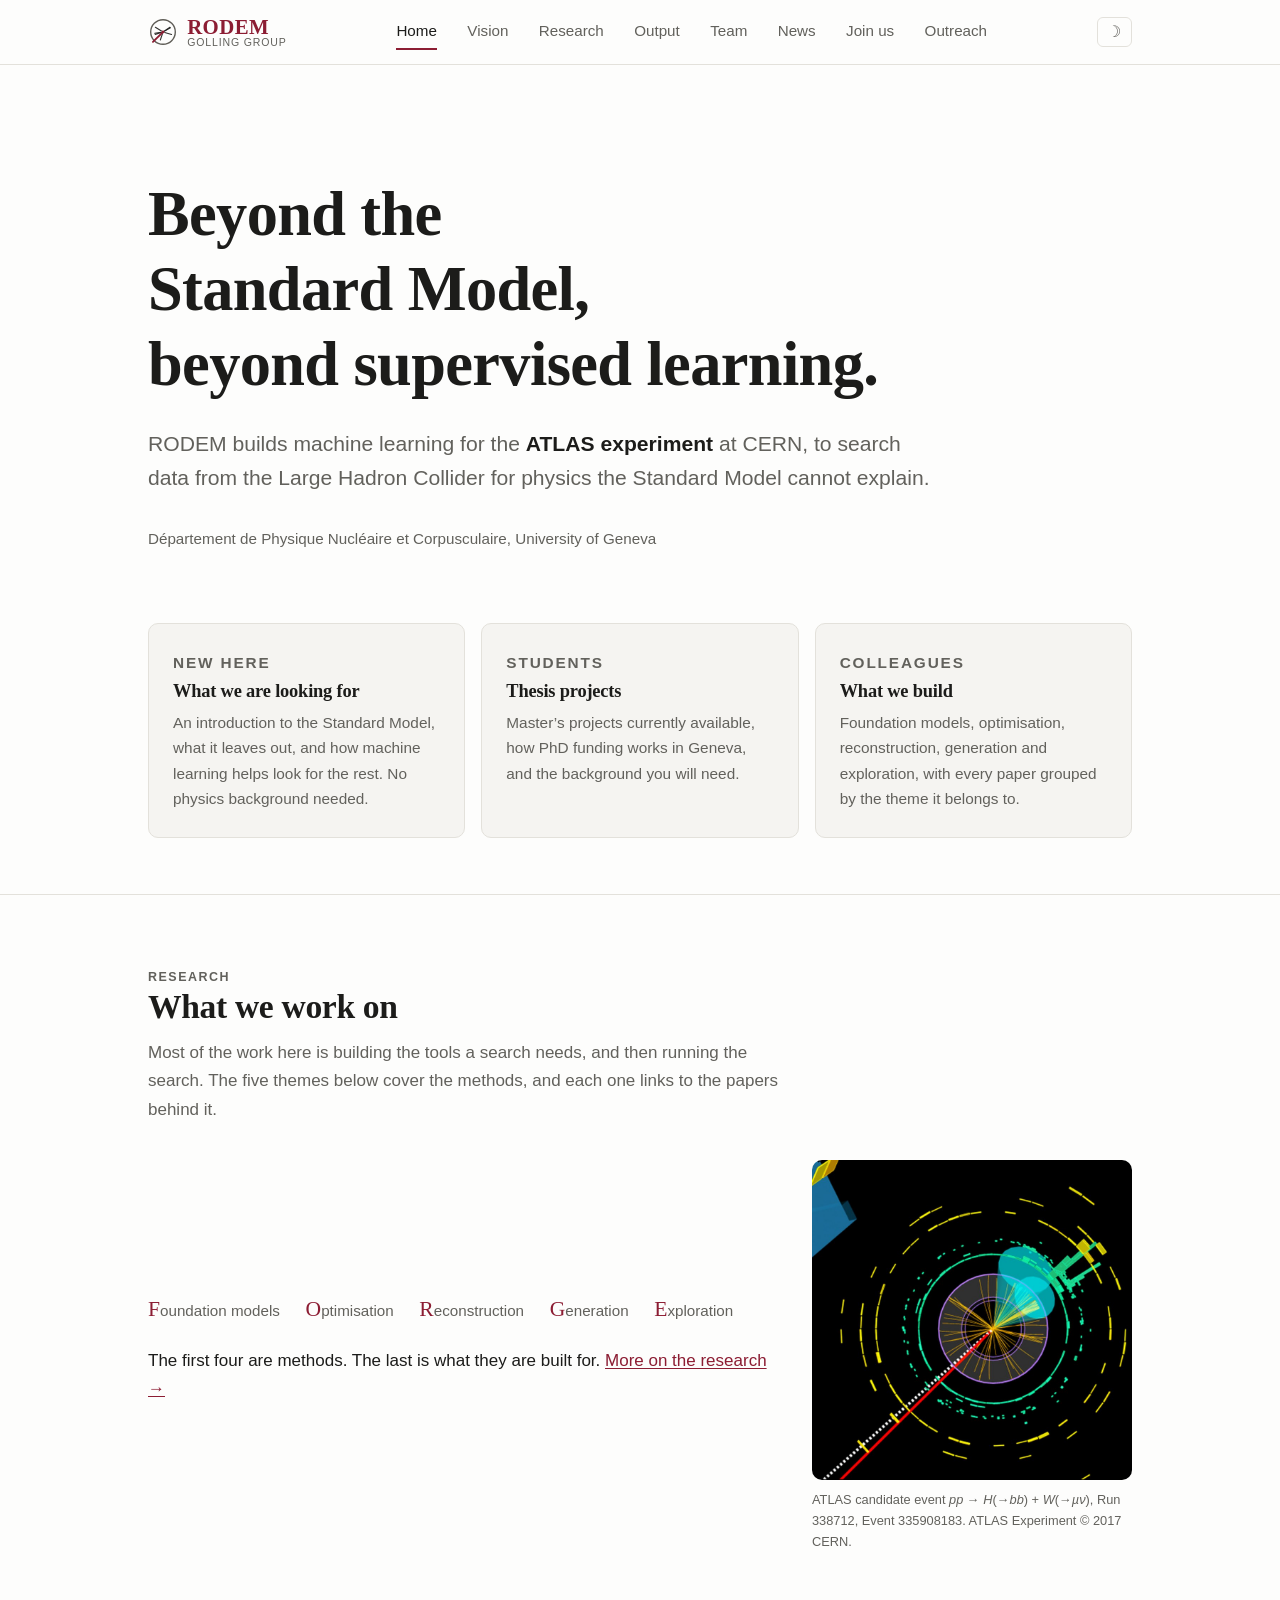
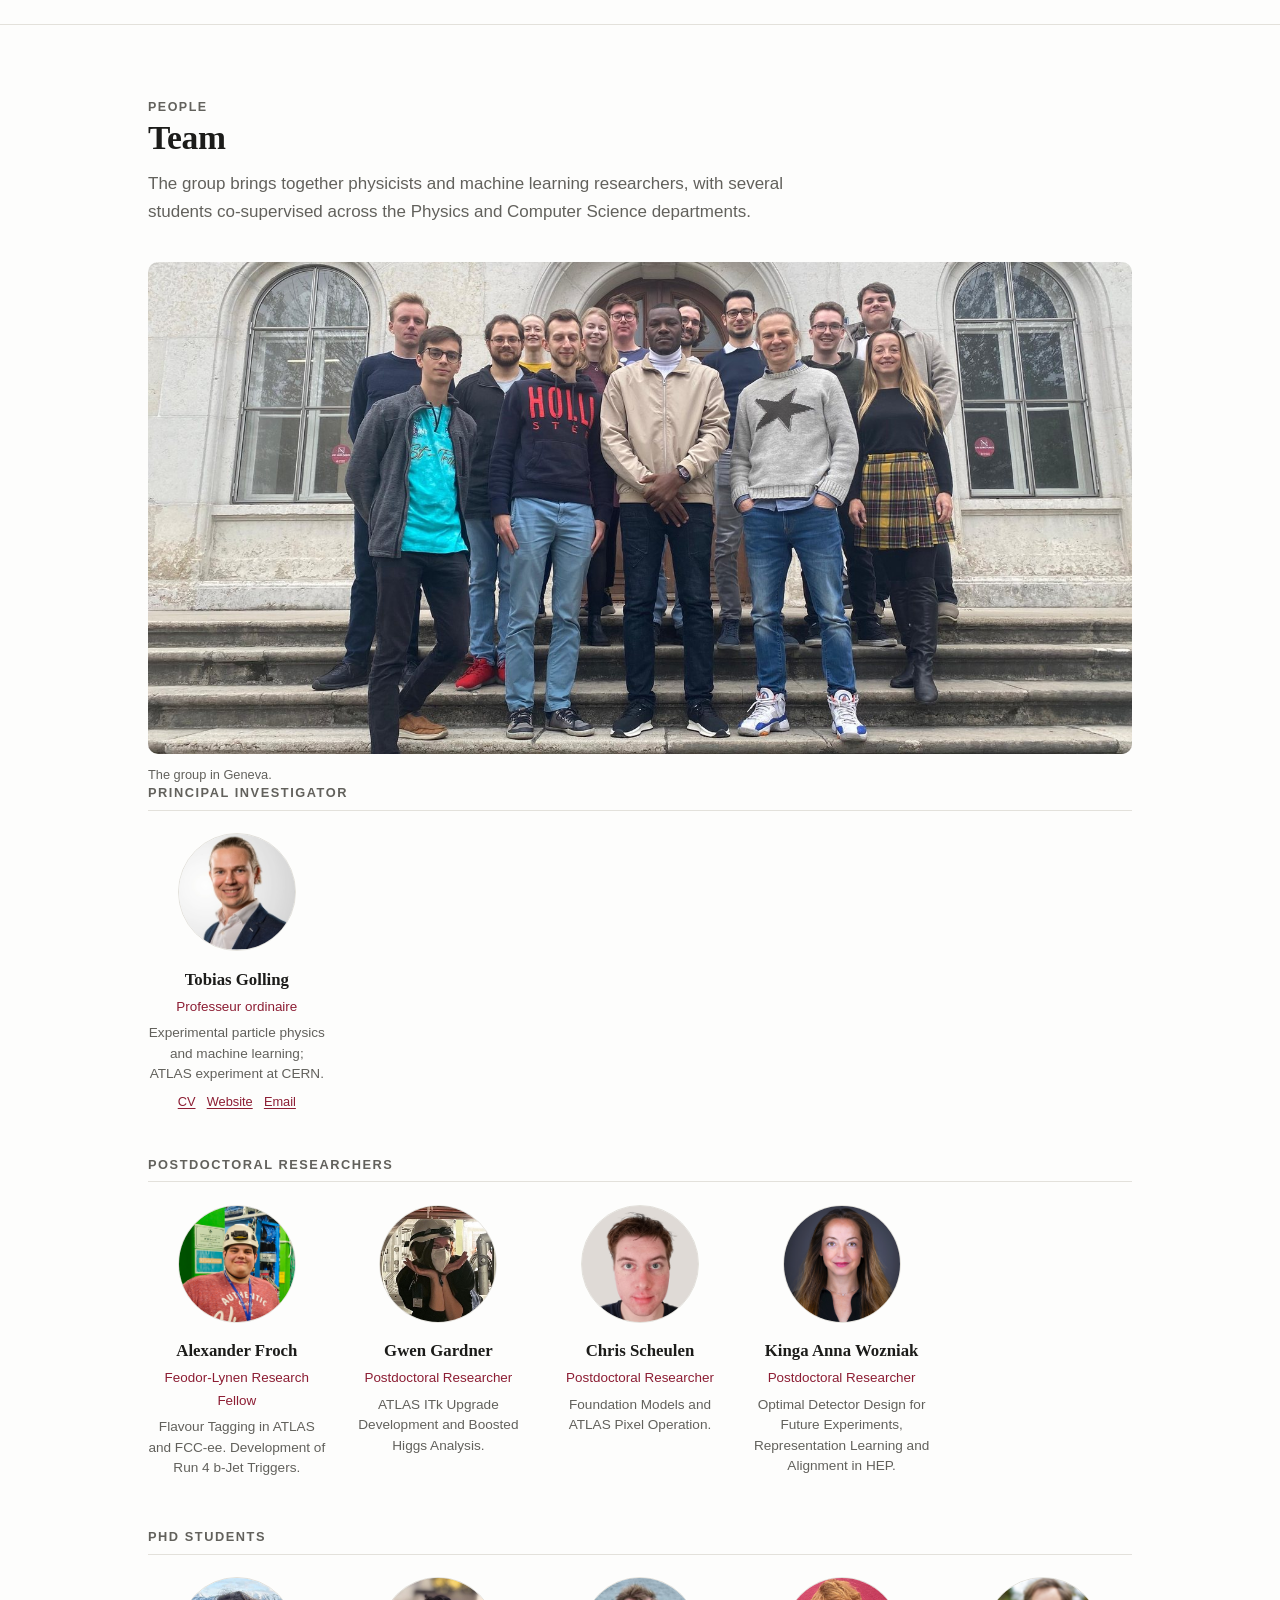
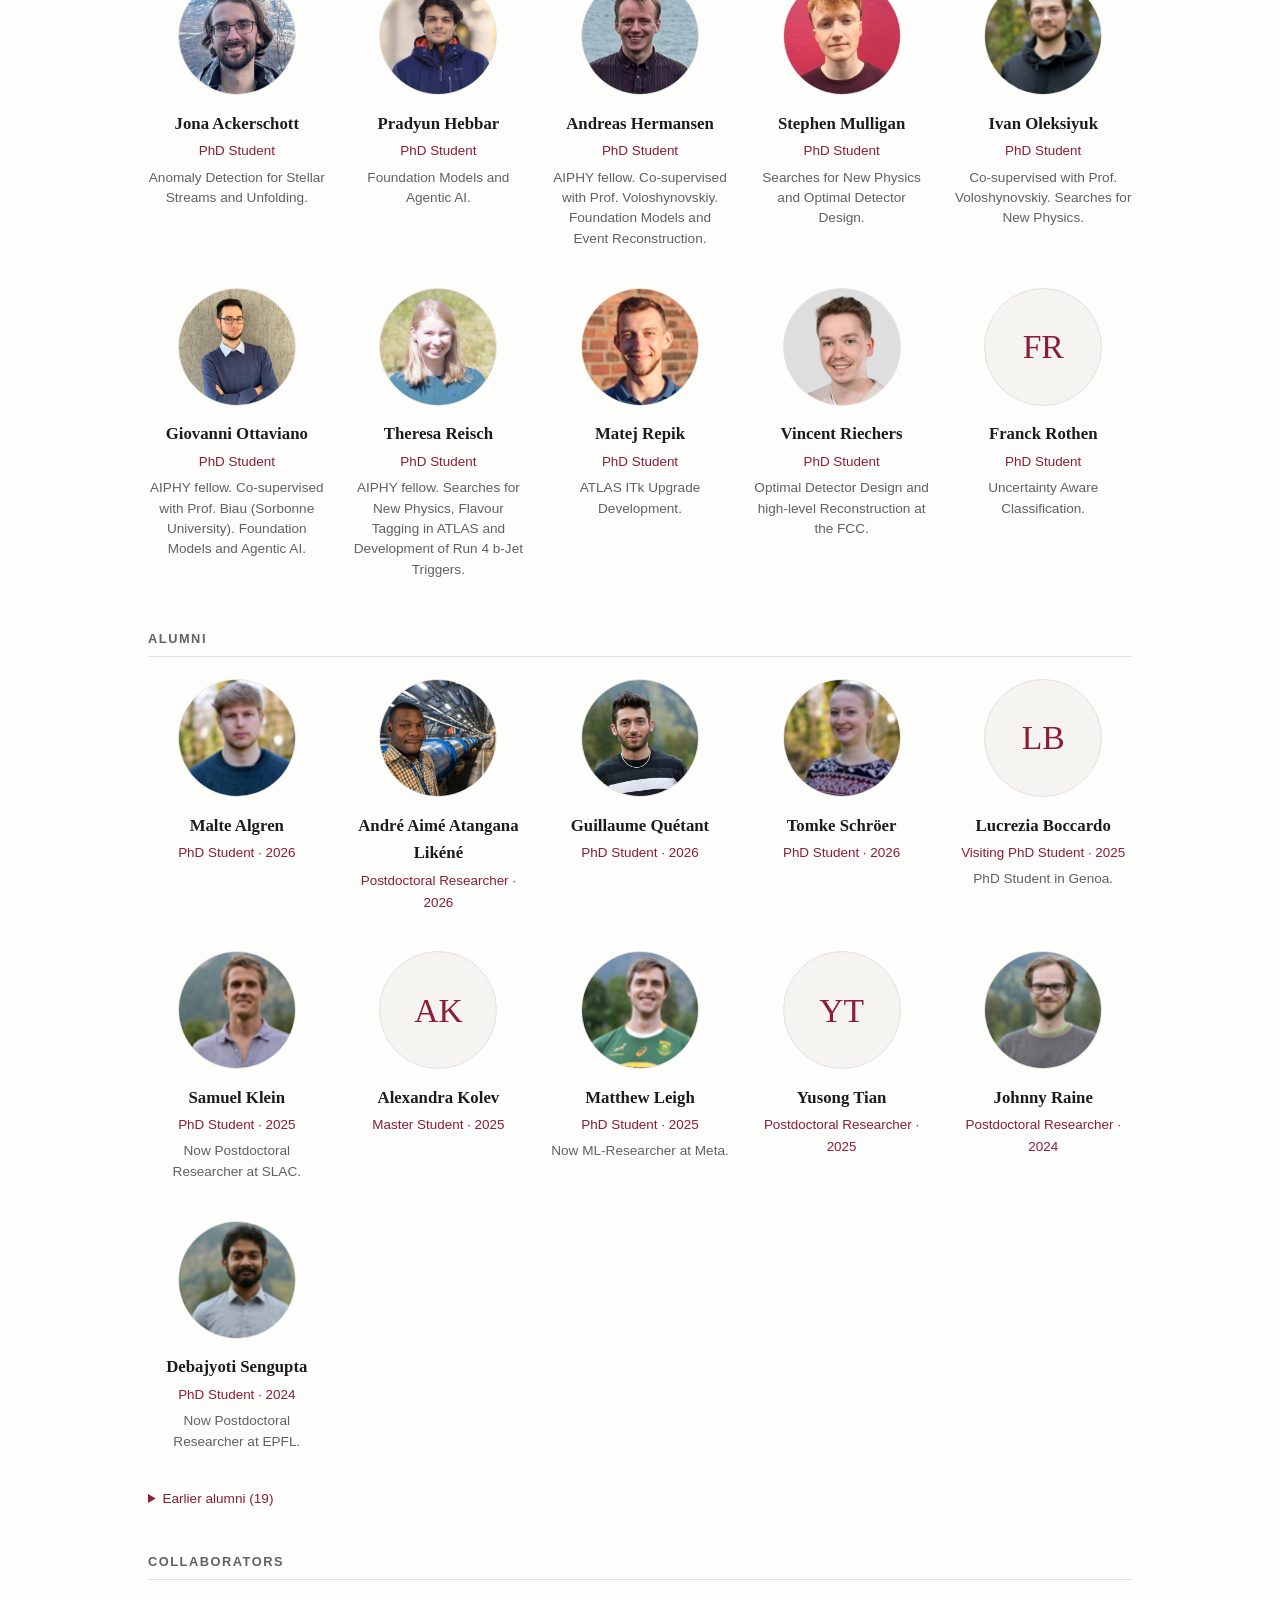
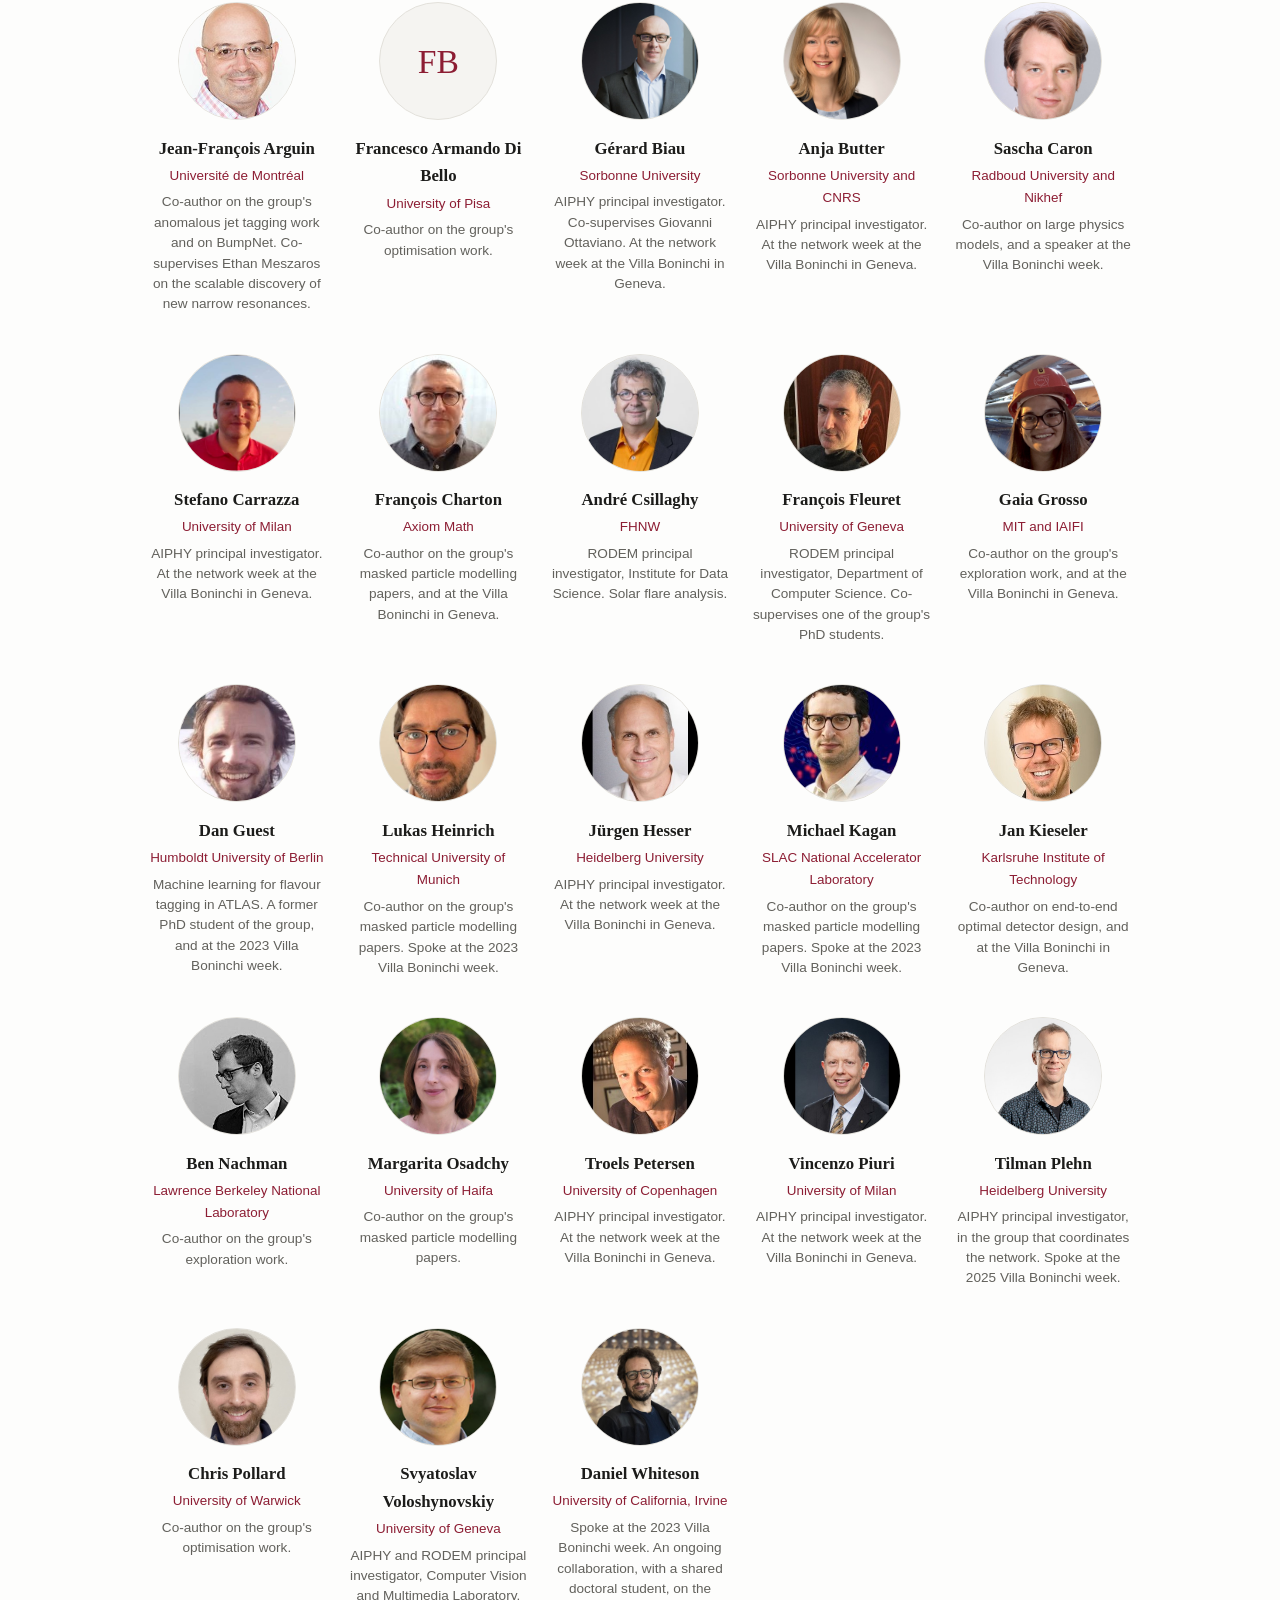
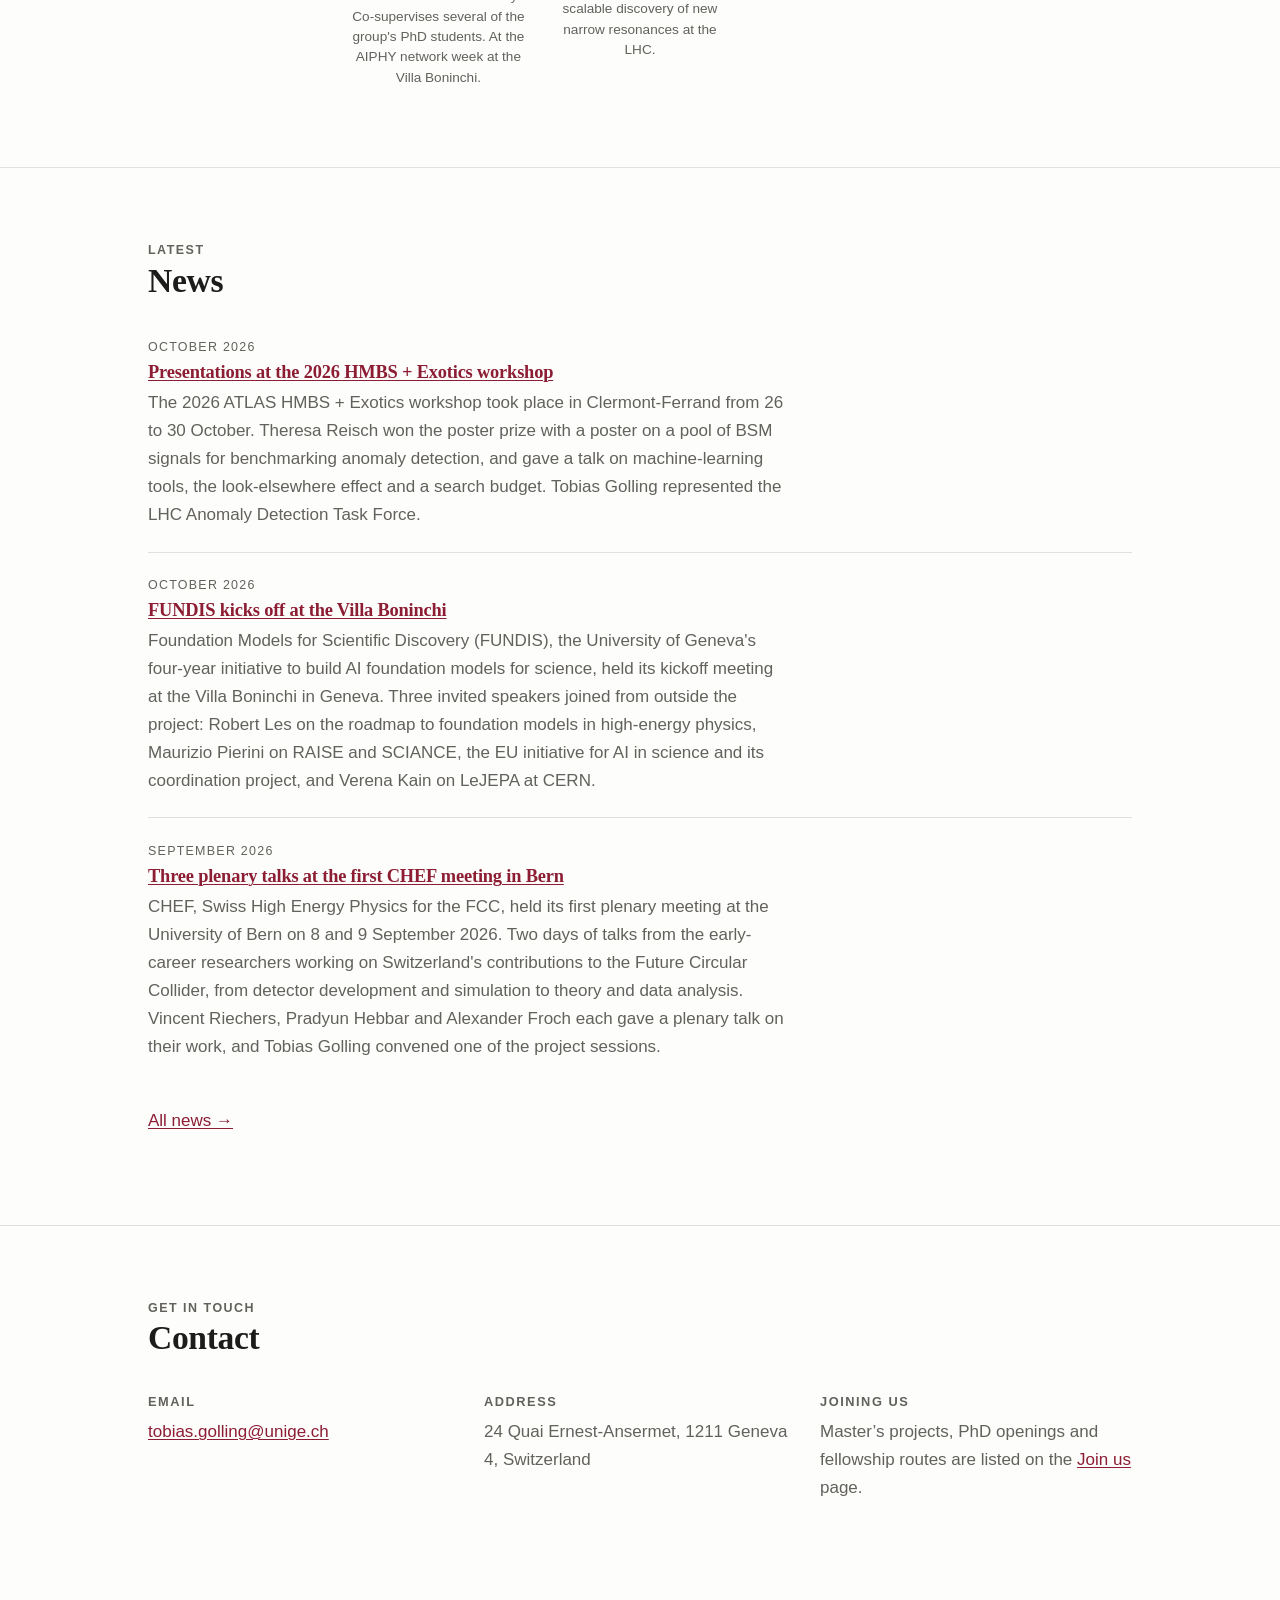
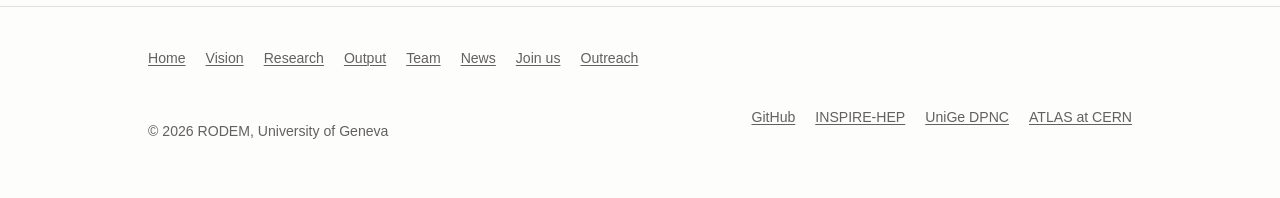
<file: index.html>
<!DOCTYPE html>
<html lang="en">
<head>
<meta charset="utf-8">
<meta name="viewport" content="width=device-width, initial-scale=1">
<title>RODEM — machine learning for experimental particle physics | Golling Group, UNIGE</title>
<meta name="description" content="RODEM (Golling Group, University of Geneva) develops machine learning for the ATLAS experiment at CERN: anomaly detection, generative models, foundation models, reconstruction and detector design.">
<link rel="canonical" href="https://dpnc.unige.ch/golling/">
<link rel="icon" href="images/logo/favicon.svg" type="image/svg+xml">
<link rel="stylesheet" href="assets/css/style.css?v=314">
<!-- Apply the saved light/dark choice before the page paints, so a visitor
     who picked dark never sees a white flash. The button that writes this
     choice lives in the header; the rest of the behaviour is in render.js. -->
<script>
  try {
    var t = localStorage.getItem("rodem-theme");
    if (t === "dark" || t === "light") document.documentElement.dataset.theme = t;
  } catch (e) {}
</script>
</head>
<body>

<a class="skip" href="#main">Skip to content</a>

<!-- ===================== HEADER (same on every page) ======================
     The menu itself is built from NAV in assets/js/content.js, so adding a
     tab is a one-line edit there — not an edit to every page.
     ==================================================================== -->
<header class="site-header">
  <div class="wrap">
    <a class="brand" href="index.html">
      <img class="brand-mark" src="images/logo/rodem-mark-small.svg" alt="" aria-hidden="true">
      <span class="brand-text">
        <span data-site-name>RODEM</span>
        <span class="brand-sub" data-site-sub>Golling Group</span>
      </span>
    </a>
    <button id="theme-toggle" type="button" aria-pressed="false" title="Switch to dark mode">
      <span class="theme-icon-light" aria-hidden="true">&#9789;</span><span class="theme-icon-dark" aria-hidden="true">&#9788;</span>
      <span class="sr-only">Switch colour theme</span>
    </button>
    <button id="nav-toggle" type="button" aria-expanded="false" aria-controls="site-nav">Menu</button>
    <nav class="site-nav" id="site-nav" aria-label="Main"></nav>
  </div>
</header>

<main id="main">

  <!-- ============================ HERO ==================================
       EDIT THIS TEXT DIRECTLY. It is the first thing visitors and search
       engines read, so it lives in the page rather than in content.js.
       The <title> and <meta description> above carry the keywords; the
       headline is free to be a sentence rather than a list of nouns.
       ================================================================== -->
  <section class="hero">
    <div class="wrap">
      <h1>Beyond the Standard&nbsp;Model,<br>beyond supervised&nbsp;learning.</h1>
      <p class="lede">
        RODEM builds machine learning for the <strong>ATLAS experiment</strong> at CERN,
        to search data from the Large Hadron Collider for physics the Standard Model
        cannot explain.
      </p>
      <p class="affil"><span data-site-institution></span></p>
    </div>
  </section>

  <!-- ==================== THREE DOORS ===================================
       One hero for everyone, then three doors, because a prospective
       master's student and a grant panel want different pages.
       ================================================================== -->
  <div class="wrap">
    <section class="doors" aria-label="Where to start">
      <a class="card door" href="outreach.html">
        <p class="eyebrow">New here</p>
        <h3>What we are looking for</h3>
        <p>An introduction to the Standard Model, what it leaves out, and how machine
           learning helps look for the rest. No physics background needed.</p>
      </a>
      <a class="card door" href="join.html">
        <p class="eyebrow">Students</p>
        <h3>Thesis projects</h3>
        <p>Master&rsquo;s projects currently available, how PhD funding works in Geneva,
           and the background you will need.</p>
      </a>
      <a class="card door" href="research.html">
        <p class="eyebrow">Colleagues</p>
        <h3>What we build</h3>
        <p>Foundation models, optimisation, reconstruction, generation and exploration,
           with every paper grouped by the theme it belongs to.</p>
      </a>
    </section>
  </div>

  <!-- ========================== RESEARCH TEASER ========================= -->
  <section class="section" id="research">
    <div class="wrap">
      <div class="section-head">
        <p class="eyebrow">Research</p>
        <h2>What we work on</h2>
        <p>Most of the work here is building the tools a search needs, and then running
           the search. The five themes below cover the methods, and each one links to the
           papers behind it.</p>
      </div>

      <div class="figure-split">
        <div>
          <ul class="forge-strip">
            <li><a href="research.html#f"><span class="g">F</span>oundation models</a></li>
            <li><a href="research.html#o"><span class="g">O</span>ptimisation</a></li>
            <li><a href="research.html#r"><span class="g">R</span>econstruction</a></li>
            <li><a href="research.html#g"><span class="g">G</span>eneration</a></li>
            <li><a href="research.html#e"><span class="g">E</span>xploration</a></li>
          </ul>
          <p>The first four are methods. The last is what they are built for.
             <a href="research.html">More on the research &rarr;</a></p>
        </div>
        <figure class="band">
          <img src="images/hero/atlas-event-transverse.jpg" width="900" height="900"
               alt="An ATLAS collision seen end-on: tracks radiating from the collision point, with one muon crossing the whole detector."
               loading="lazy">
          <figcaption>ATLAS candidate event <i>pp</i>&nbsp;&rarr;&nbsp;<i>H</i>(&rarr;<i>bb</i>) + <i>W</i>(&rarr;<i>&micro;&nu;</i>), Run 338712, Event 335908183. ATLAS Experiment &copy; 2017 CERN.</figcaption>
        </figure>
      </div>
    </div>
  </section>

  <!-- ============================ TEAM ================================== -->
  <section class="section" id="team">
    <div class="wrap">
      <div class="section-head">
        <p class="eyebrow">People</p>
        <h2>Team</h2>
        <p>The group brings together physicists and machine learning researchers, with
           several students co-supervised across the Physics and Computer Science departments.</p>
      </div>
      <figure class="band team-photo">
        <img src="images/team/group.jpg" width="1600" height="800"
             alt="The group standing together on the steps of the university building in Geneva."
             loading="lazy">
        <figcaption>The group in Geneva.</figcaption>
      </figure>
      <div id="team-root"></div>
    </div>
  </section>

  <!-- ============================ NEWS ================================== -->
  <section class="section" id="news">
    <div class="wrap">
      <div class="section-head">
        <p class="eyebrow">Latest</p>
        <h2>News</h2>
      </div>
      <ul class="news-list" id="news-root" data-limit="3"></ul>
      <p style="margin-top:1.5rem"><a href="news.html">All news &rarr;</a></p>
    </div>
  </section>

  <!-- ========================== CONTACT ================================= -->
  <section class="section" id="contact">
    <div class="wrap">
      <div class="section-head">
        <p class="eyebrow">Get in touch</p>
        <h2>Contact</h2>
      </div>
      <div class="contact-grid">
        <div>
          <h3>Email</h3>
          <p><a data-site-email href="#"></a></p>
        </div>
        <div>
          <h3>Address</h3>
          <p data-site-address></p>
        </div>
        <div>
          <h3>Joining us</h3>
          <p>Master&rsquo;s projects, PhD openings and fellowship routes are listed on the
             <a href="join.html">Join us</a> page.</p>
        </div>
      </div>
    </div>
  </section>

</main>

<footer class="site-footer">
  <div class="wrap">
    <!-- Static links to every page. The header menu is built by JavaScript
         from NAV in content.js, so anything that does not run scripts — some
         search-engine crawlers, link previews — would otherwise see no route
         from one page to the next. These plain hrefs are that route.
         Keep them in step with NAV. -->
    <nav class="footer-sitemap" aria-label="All pages">
      <a href="index.html">Home</a>
      <a href="vision.html">Vision</a>
      <a href="research.html">Research</a>
      <a href="output.html">Output</a>
      <a href="index.html#team">Team</a>
      <a href="news.html">News</a>
      <a href="join.html">Join us</a>
      <a href="outreach.html">Outreach</a>
    </nav>
    <p>&copy; <span id="footer-year"></span> <span data-site-name></span>, University of Geneva</p>
    <div class="footer-links" id="footer-links"></div>
  </div>
</footer>

<script src="assets/js/content.js?v=314"></script>
<script src="assets/js/render.js?v=314"></script>
</body>
</html>
</file>
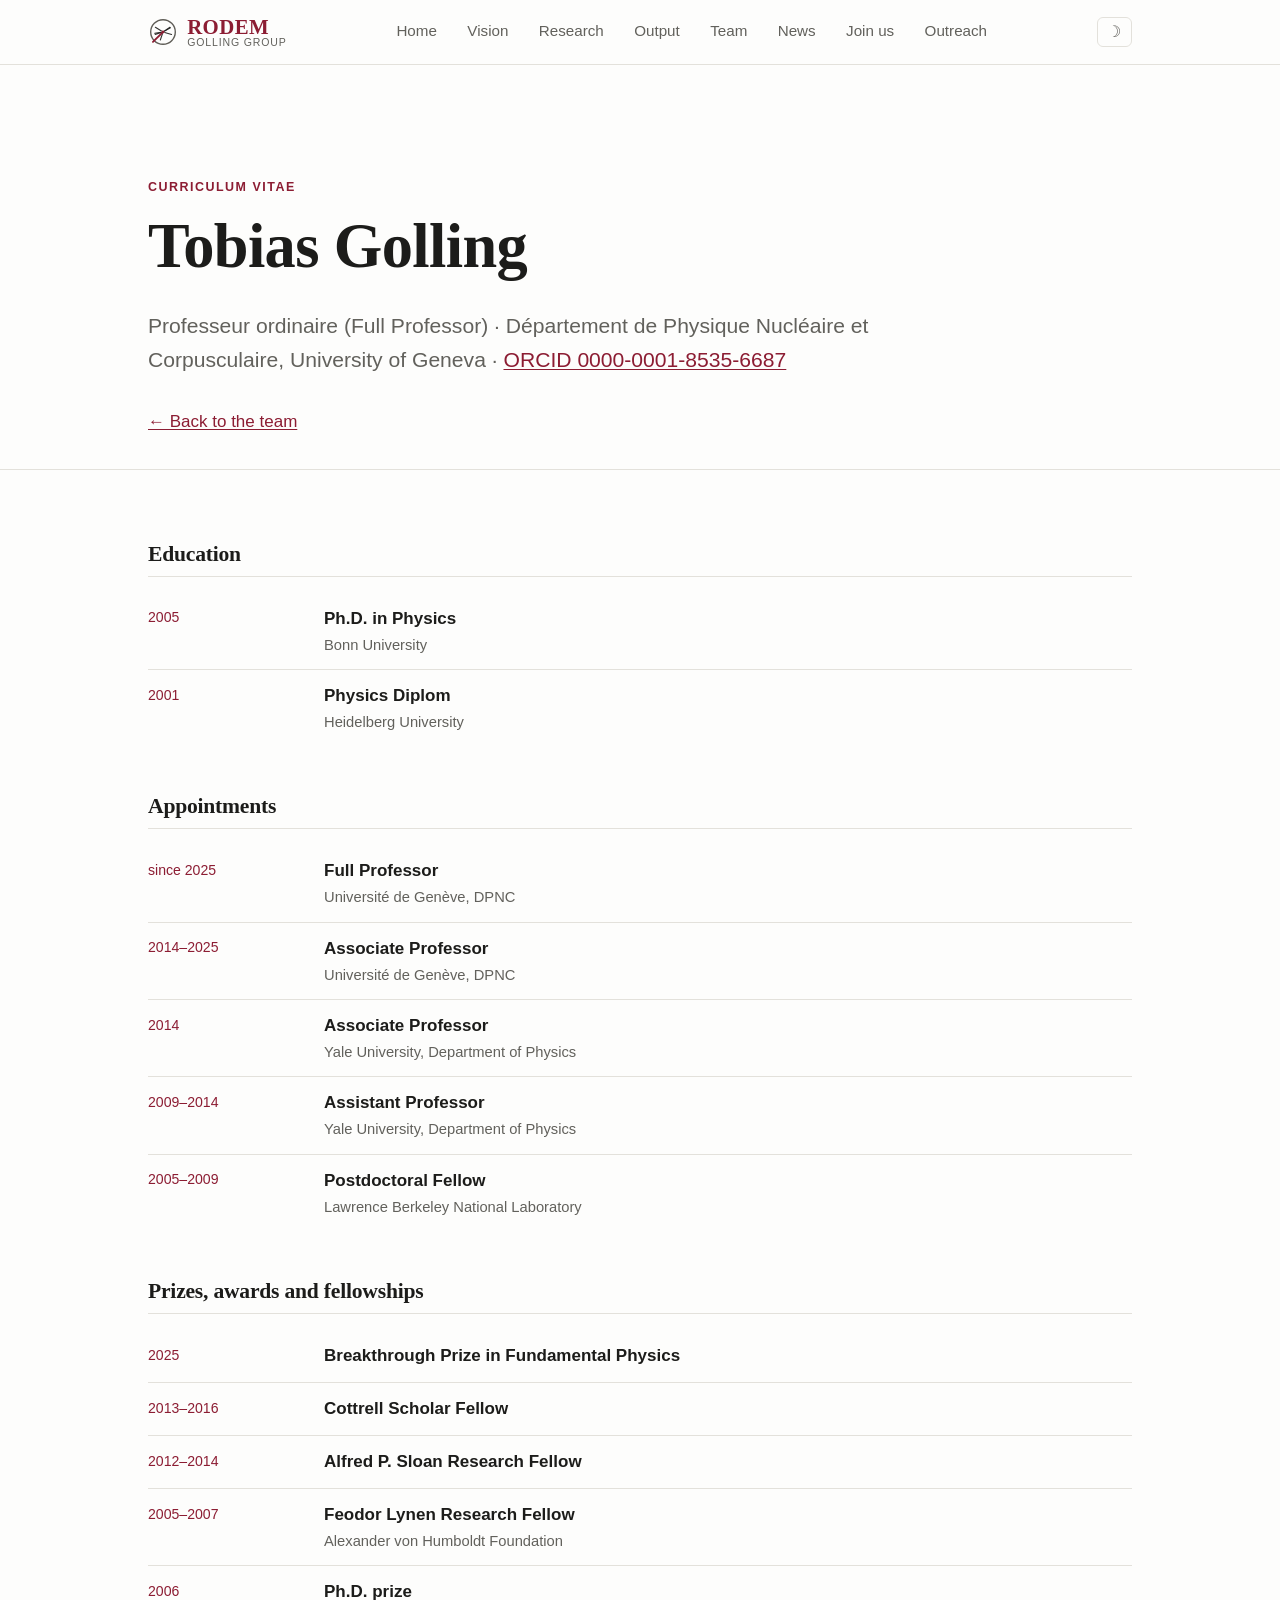
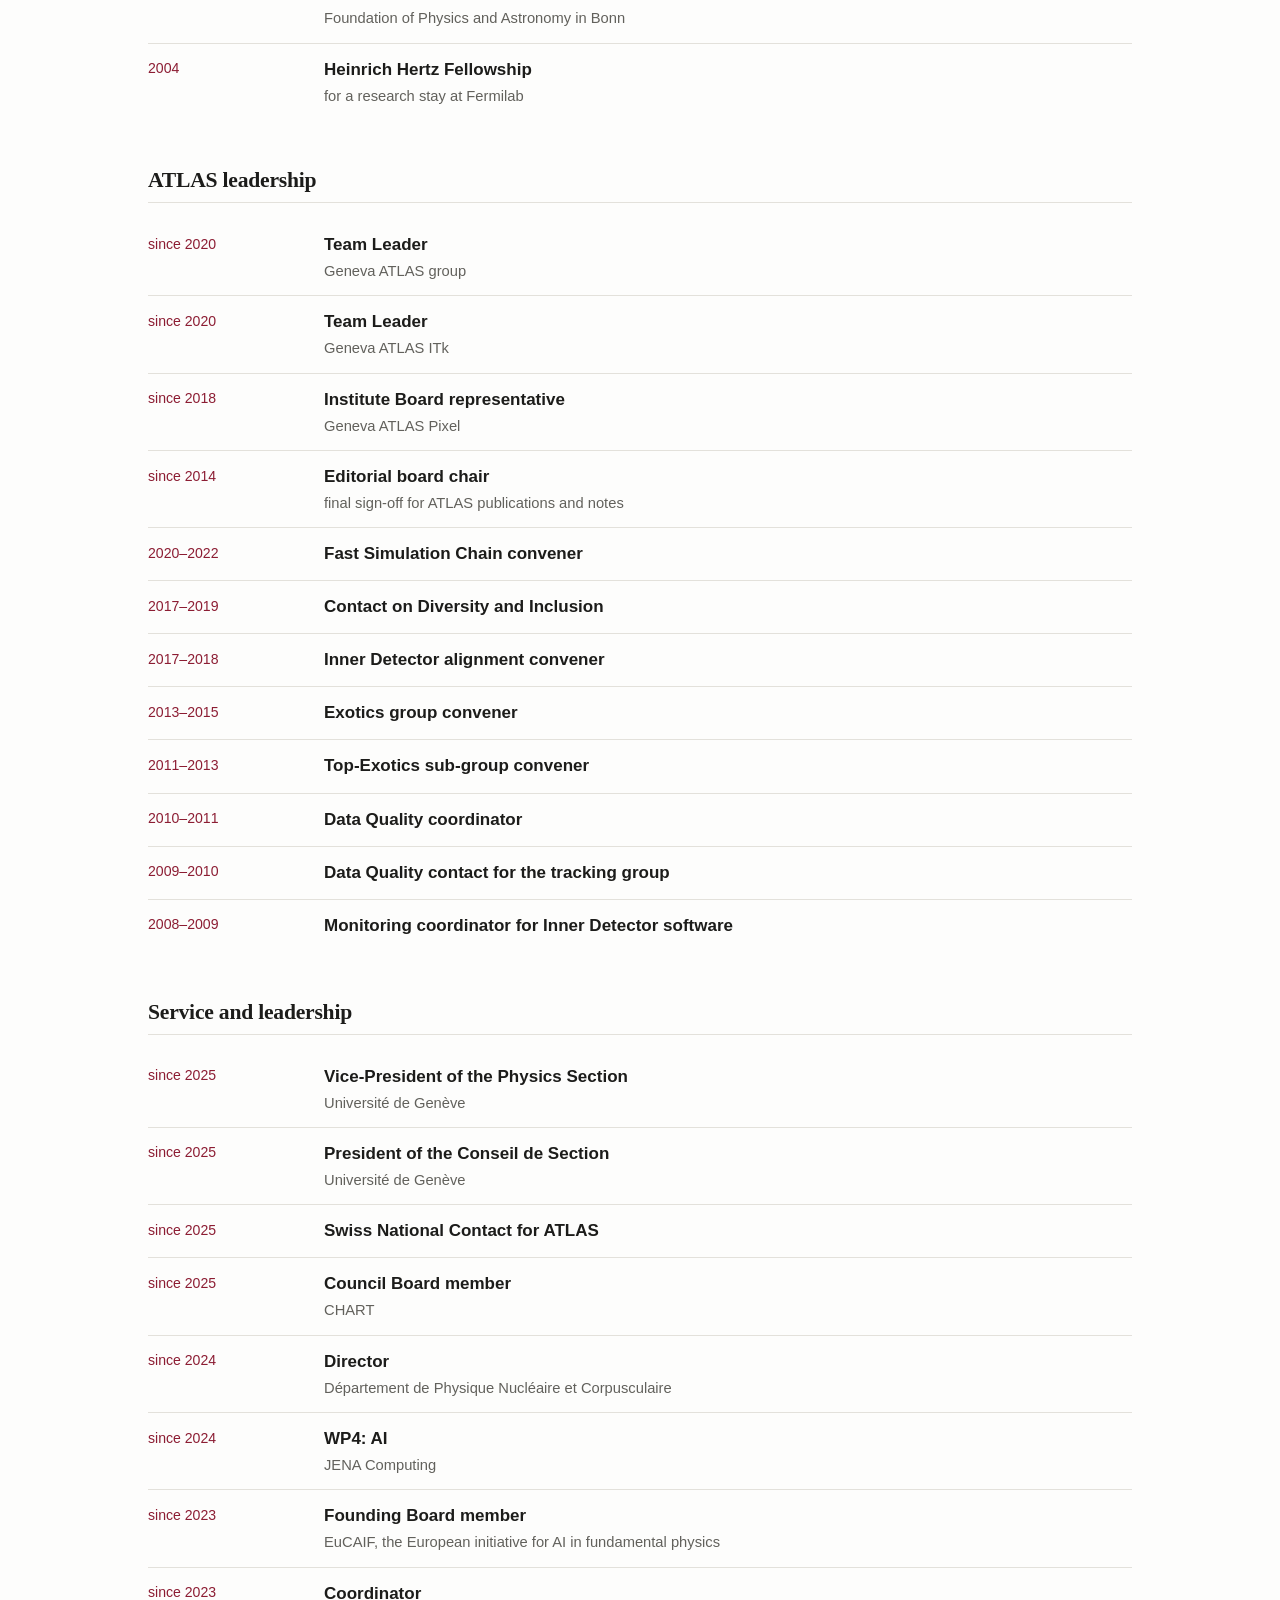
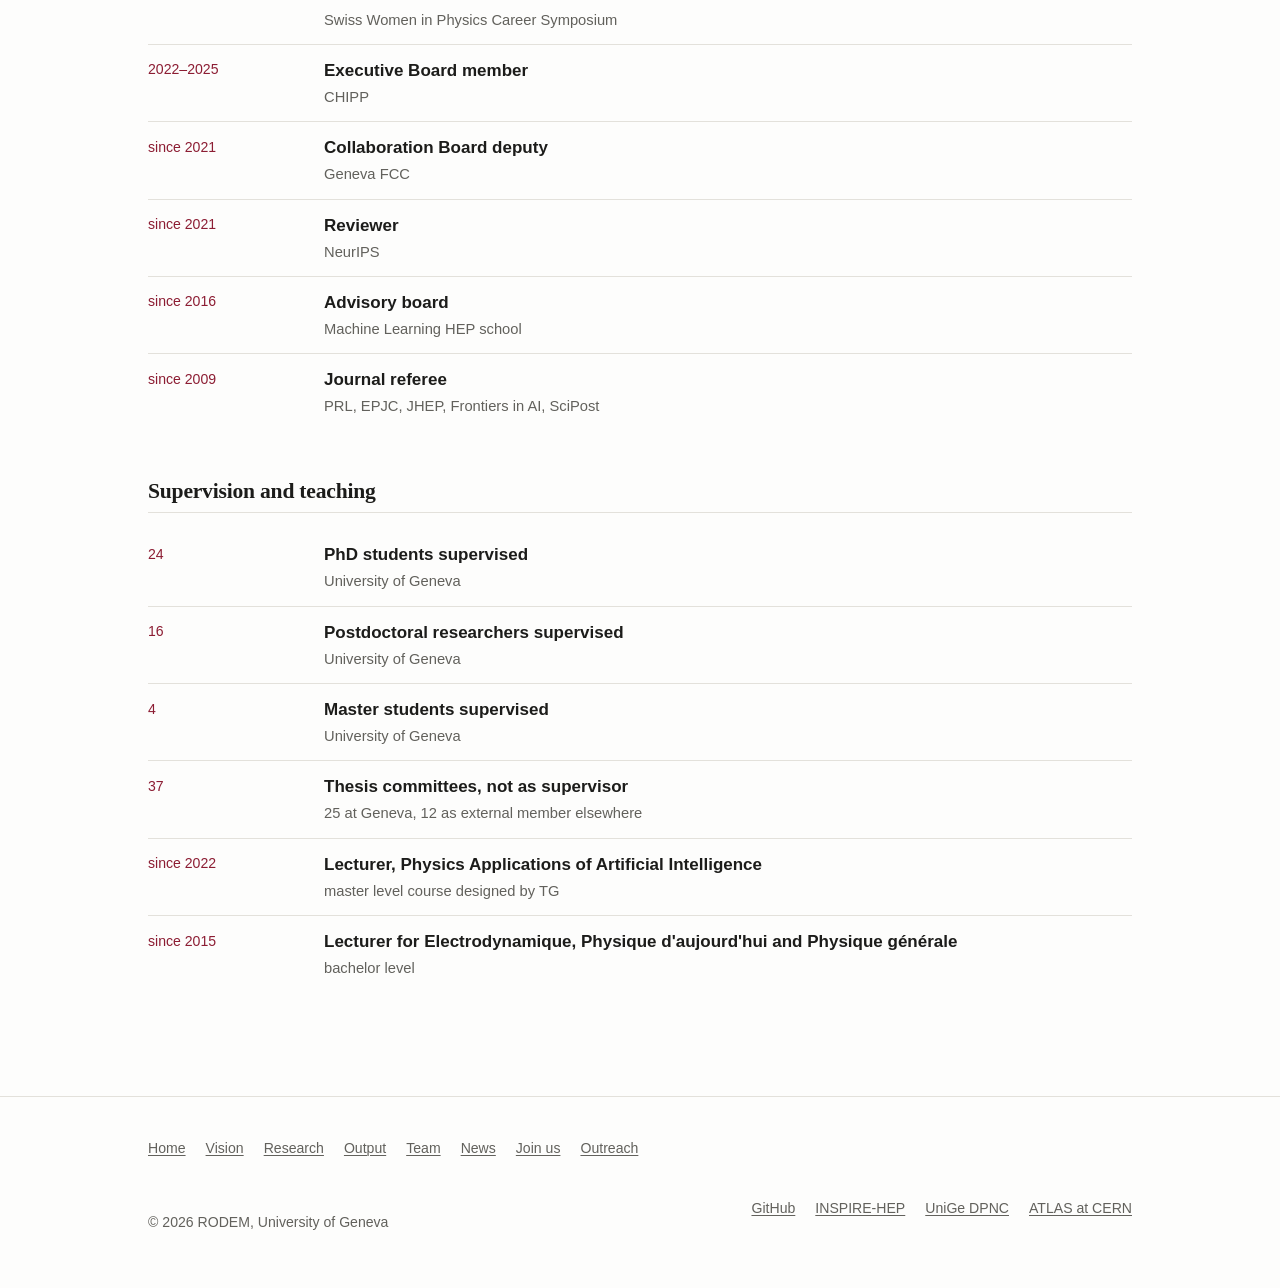
<file: cv.html>
<!DOCTYPE html>
<html lang="en">
<head>
<meta charset="utf-8">
<meta name="viewport" content="width=device-width, initial-scale=1">
<title>Tobias Golling — Curriculum Vitae | RODEM, University of Geneva</title>
<meta name="description" content="Curriculum vitae of Tobias Golling, Professor of Physics at the University of Geneva.">
<link rel="canonical" href="https://dpnc.unige.ch/golling/cv.html">
<link rel="icon" href="images/logo/favicon.svg" type="image/svg+xml">
<link rel="stylesheet" href="assets/css/style.css?v=314">
<!-- Apply the saved light/dark choice before the page paints, so a visitor
     who picked dark never sees a white flash. The button that writes this
     choice lives in the header; the rest of the behaviour is in render.js. -->
<script>
  try {
    var t = localStorage.getItem("rodem-theme");
    if (t === "dark" || t === "light") document.documentElement.dataset.theme = t;
  } catch (e) {}
</script>
</head>
<body>

<a class="skip" href="#main">Skip to content</a>

<!-- ===================== HEADER (same on every page) ======================
     The menu itself is built from NAV in assets/js/content.js, so adding a
     tab is a one-line edit there — not an edit to every page.
     ==================================================================== -->
<header class="site-header">
  <div class="wrap">
    <a class="brand" href="index.html">
      <img class="brand-mark" src="images/logo/rodem-mark-small.svg" alt="" aria-hidden="true">
      <span class="brand-text">
        <span data-site-name>RODEM</span>
        <span class="brand-sub" data-site-sub>Golling Group</span>
      </span>
    </a>
    <button id="theme-toggle" type="button" aria-pressed="false" title="Switch to dark mode">
      <span class="theme-icon-light" aria-hidden="true">&#9789;</span><span class="theme-icon-dark" aria-hidden="true">&#9788;</span>
      <span class="sr-only">Switch colour theme</span>
    </button>
    <button id="nav-toggle" type="button" aria-expanded="false" aria-controls="site-nav">Menu</button>
    <nav class="site-nav" id="site-nav" aria-label="Main"></nav>
  </div>
</header>

<main id="main">

  <!-- This page is deliberately NOT in the main navigation: it is reached from
       the PI's profile card in the team section of the home page. -->
  <section class="hero" style="padding-bottom:1rem">
    <div class="wrap">
      <p class="eyebrow">Curriculum Vitae</p>
      <h1 id="cv-name">Tobias Golling</h1>
      <p class="lede" id="cv-role"></p>
      <p><a href="index.html#team">&larr; Back to the team</a></p>
    </div>
  </section>

  <section class="section">
    <div class="wrap">
      <div id="cv-root"></div>
    </div>
  </section>

</main>

<footer class="site-footer">
  <div class="wrap">
    <!-- Static links to every page. The header menu is built by JavaScript
         from NAV in content.js, so anything that does not run scripts — some
         search-engine crawlers, link previews — would otherwise see no route
         from one page to the next. These plain hrefs are that route.
         Keep them in step with NAV. -->
    <nav class="footer-sitemap" aria-label="All pages">
      <a href="index.html">Home</a>
      <a href="vision.html">Vision</a>
      <a href="research.html">Research</a>
      <a href="output.html">Output</a>
      <a href="index.html#team">Team</a>
      <a href="news.html">News</a>
      <a href="join.html">Join us</a>
      <a href="outreach.html">Outreach</a>
    </nav>
    <p>&copy; <span id="footer-year"></span> <span data-site-name></span>, University of Geneva</p>
    <div class="footer-links" id="footer-links"></div>
  </div>
</footer>

<script src="assets/js/content.js?v=314"></script>
<script src="assets/js/render.js?v=314"></script>
</body>
</html>
</file>
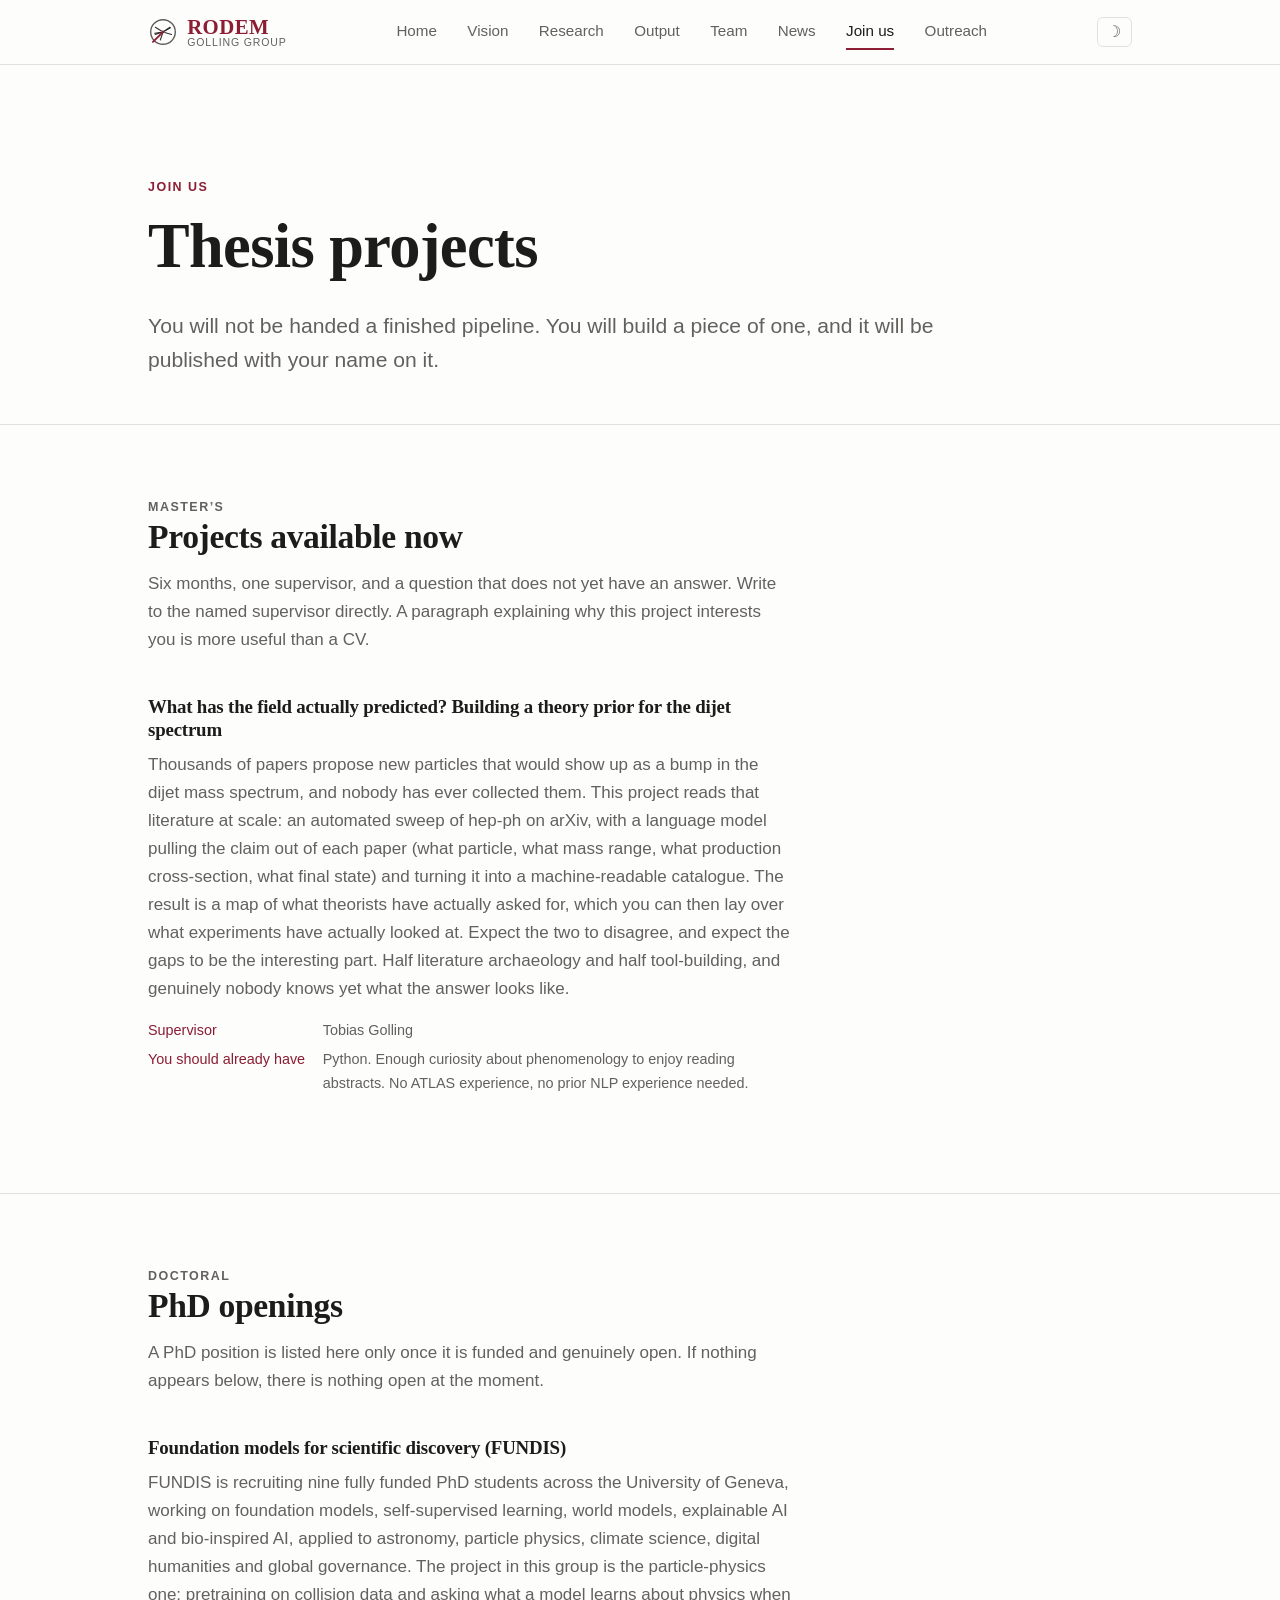
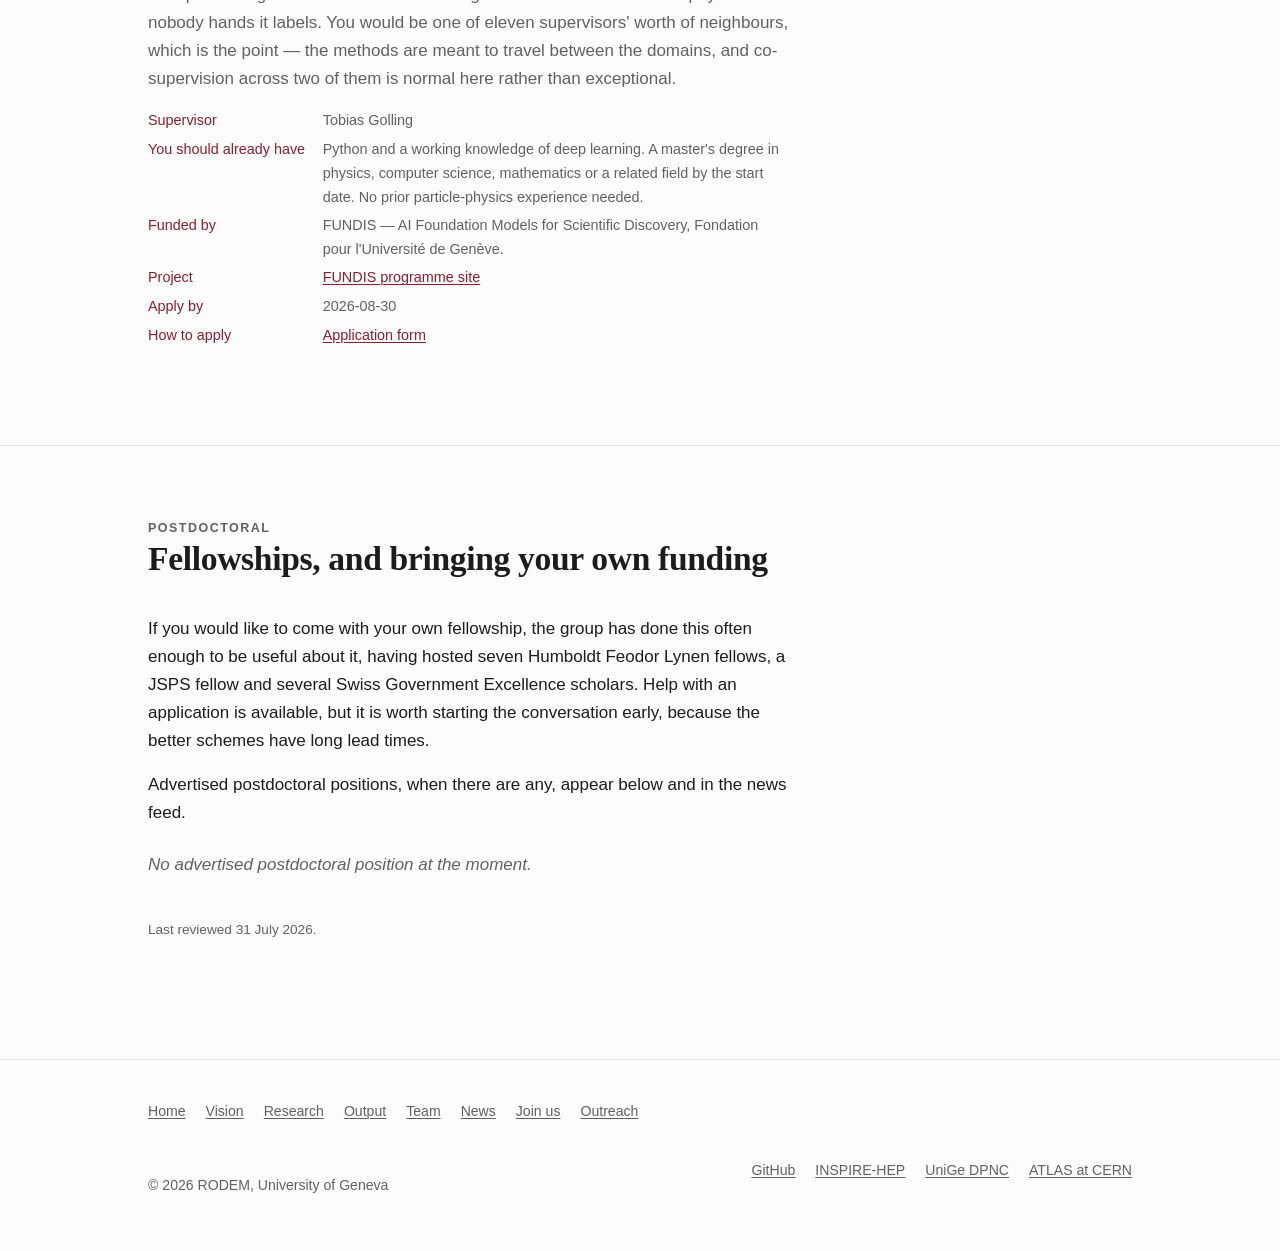
<file: join.html>
<!DOCTYPE html>
<html lang="en">
<head>
<meta charset="utf-8">
<meta name="viewport" content="width=device-width, initial-scale=1">
<title>Join us — thesis projects and fellowships | RODEM, Golling Group</title>
<meta name="description" content="Master's projects, PhD openings and postdoctoral fellowship routes in the RODEM group at the University of Geneva.">
<link rel="canonical" href="https://dpnc.unige.ch/golling/join.html">
<link rel="icon" href="images/logo/favicon.svg" type="image/svg+xml">
<link rel="stylesheet" href="assets/css/style.css?v=314">
<!-- Apply the saved light/dark choice before the page paints, so a visitor
     who picked dark never sees a white flash. The button that writes this
     choice lives in the header; the rest of the behaviour is in render.js. -->
<script>
  try {
    var t = localStorage.getItem("rodem-theme");
    if (t === "dark" || t === "light") document.documentElement.dataset.theme = t;
  } catch (e) {}
</script>
</head>
<body>

<a class="skip" href="#main">Skip to content</a>

<!-- ===================== HEADER (same on every page) ======================
     The menu itself is built from NAV in assets/js/content.js, so adding a
     tab is a one-line edit there — not an edit to every page.
     ==================================================================== -->
<header class="site-header">
  <div class="wrap">
    <a class="brand" href="index.html">
      <img class="brand-mark" src="images/logo/rodem-mark-small.svg" alt="" aria-hidden="true">
      <span class="brand-text">
        <span data-site-name>RODEM</span>
        <span class="brand-sub" data-site-sub>Golling Group</span>
      </span>
    </a>
    <button id="theme-toggle" type="button" aria-pressed="false" title="Switch to dark mode">
      <span class="theme-icon-light" aria-hidden="true">&#9789;</span><span class="theme-icon-dark" aria-hidden="true">&#9788;</span>
      <span class="sr-only">Switch colour theme</span>
    </button>
    <button id="nav-toggle" type="button" aria-expanded="false" aria-controls="site-nav">Menu</button>
    <nav class="site-nav" id="site-nav" aria-label="Main"></nav>
  </div>
</header>

<main id="main">

  <section class="hero" style="padding-bottom:1rem">
    <div class="wrap">
      <p class="eyebrow">Join us</p>
      <h1>Thesis projects</h1>
      <p class="lede">
        You will not be handed a finished pipeline. You will build a piece of one, and it will
        be published with your name on it.
      </p>
    </div>
  </section>

  <section class="section">
    <div class="wrap">
      <div class="section-head">
        <p class="eyebrow">Master&rsquo;s</p>
        <h2>Projects available now</h2>
        <p>Six months, one supervisor, and a question that does not yet have an answer. Write
           to the named supervisor directly. A paragraph explaining why this project interests
           you is more useful than a CV.</p>
      </div>
      <div id="positions-master" data-empty="No master&rsquo;s projects are listed at the moment, but please write anyway."></div>
    </div>
  </section>

  <section class="section">
    <div class="wrap">
      <div class="section-head">
        <p class="eyebrow">Doctoral</p>
        <h2>PhD openings</h2>
        <p>A PhD position is listed here only once it is funded and genuinely open. If nothing
           appears below, there is nothing open at the moment.</p>
      </div>
      <div id="positions-phd" data-empty="No funded PhD opening at the moment. New positions are announced here and in the news feed as soon as the funding is confirmed."></div>
    </div>
  </section>

  <section class="section">
    <div class="wrap">
      <div class="section-head">
        <p class="eyebrow">Postdoctoral</p>
        <h2>Fellowships, and bringing your own funding</h2>
      </div>
      <div class="prose">
        <p>If you would like to come with your own fellowship, the group has done this often
           enough to be useful about it, having hosted seven Humboldt Feodor Lynen fellows, a
           JSPS fellow and several Swiss Government Excellence scholars. Help with an
           application is available, but it is worth starting the conversation early, because
           the better schemes have long lead times.</p>
        <p>Advertised postdoctoral positions, when there are any, appear below and in the
           news feed.</p>
      </div>
      <div id="positions-postdoc" data-empty="No advertised postdoctoral position at the moment." style="margin-top:1.5rem"></div>
      <p class="reviewed">Last reviewed 31 July 2026.</p>
    </div>
  </section>

</main>

<footer class="site-footer">
  <div class="wrap">
    <!-- Static links to every page. The header menu is built by JavaScript
         from NAV in content.js, so anything that does not run scripts — some
         search-engine crawlers, link previews — would otherwise see no route
         from one page to the next. These plain hrefs are that route.
         Keep them in step with NAV. -->
    <nav class="footer-sitemap" aria-label="All pages">
      <a href="index.html">Home</a>
      <a href="vision.html">Vision</a>
      <a href="research.html">Research</a>
      <a href="output.html">Output</a>
      <a href="index.html#team">Team</a>
      <a href="news.html">News</a>
      <a href="join.html">Join us</a>
      <a href="outreach.html">Outreach</a>
    </nav>
    <p>&copy; <span id="footer-year"></span> <span data-site-name></span>, University of Geneva</p>
    <div class="footer-links" id="footer-links"></div>
  </div>
</footer>

<script src="assets/js/content.js?v=314"></script>
<script src="assets/js/render.js?v=314"></script>
</body>
</html>
</file>
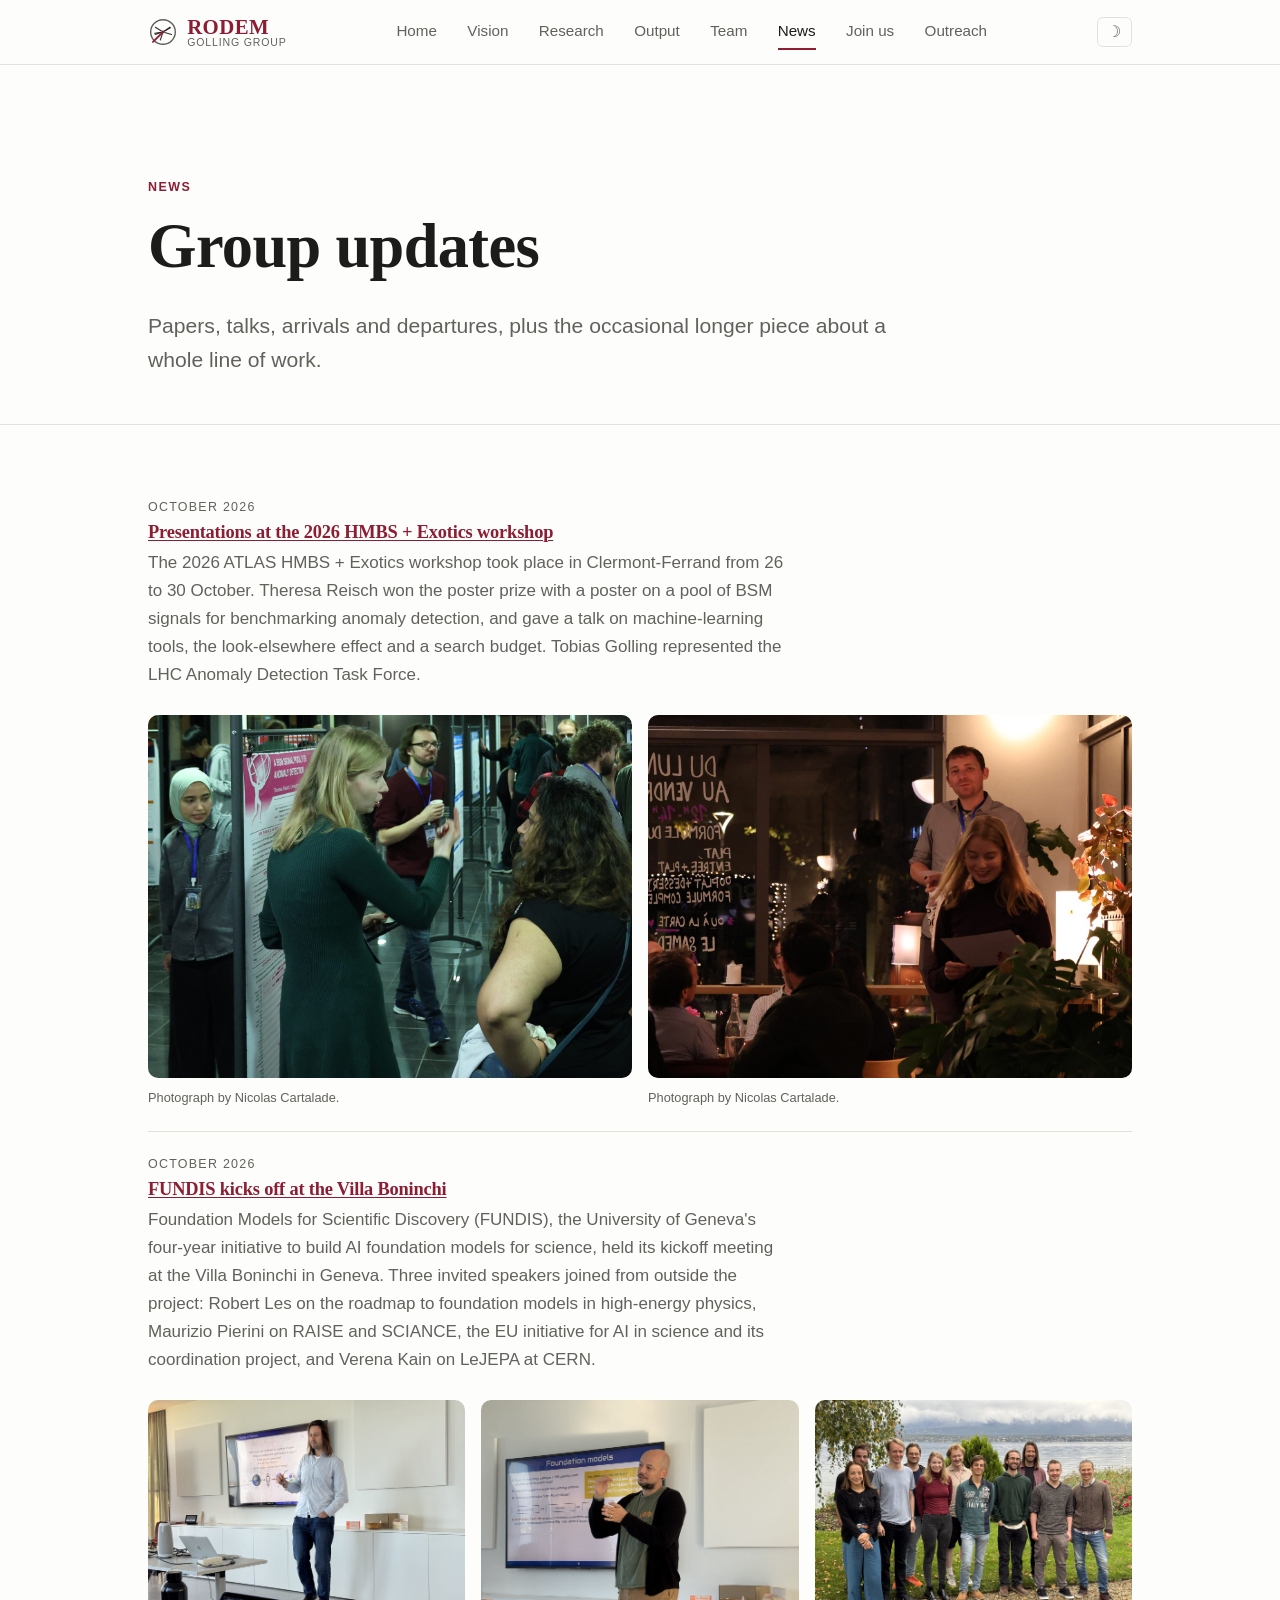
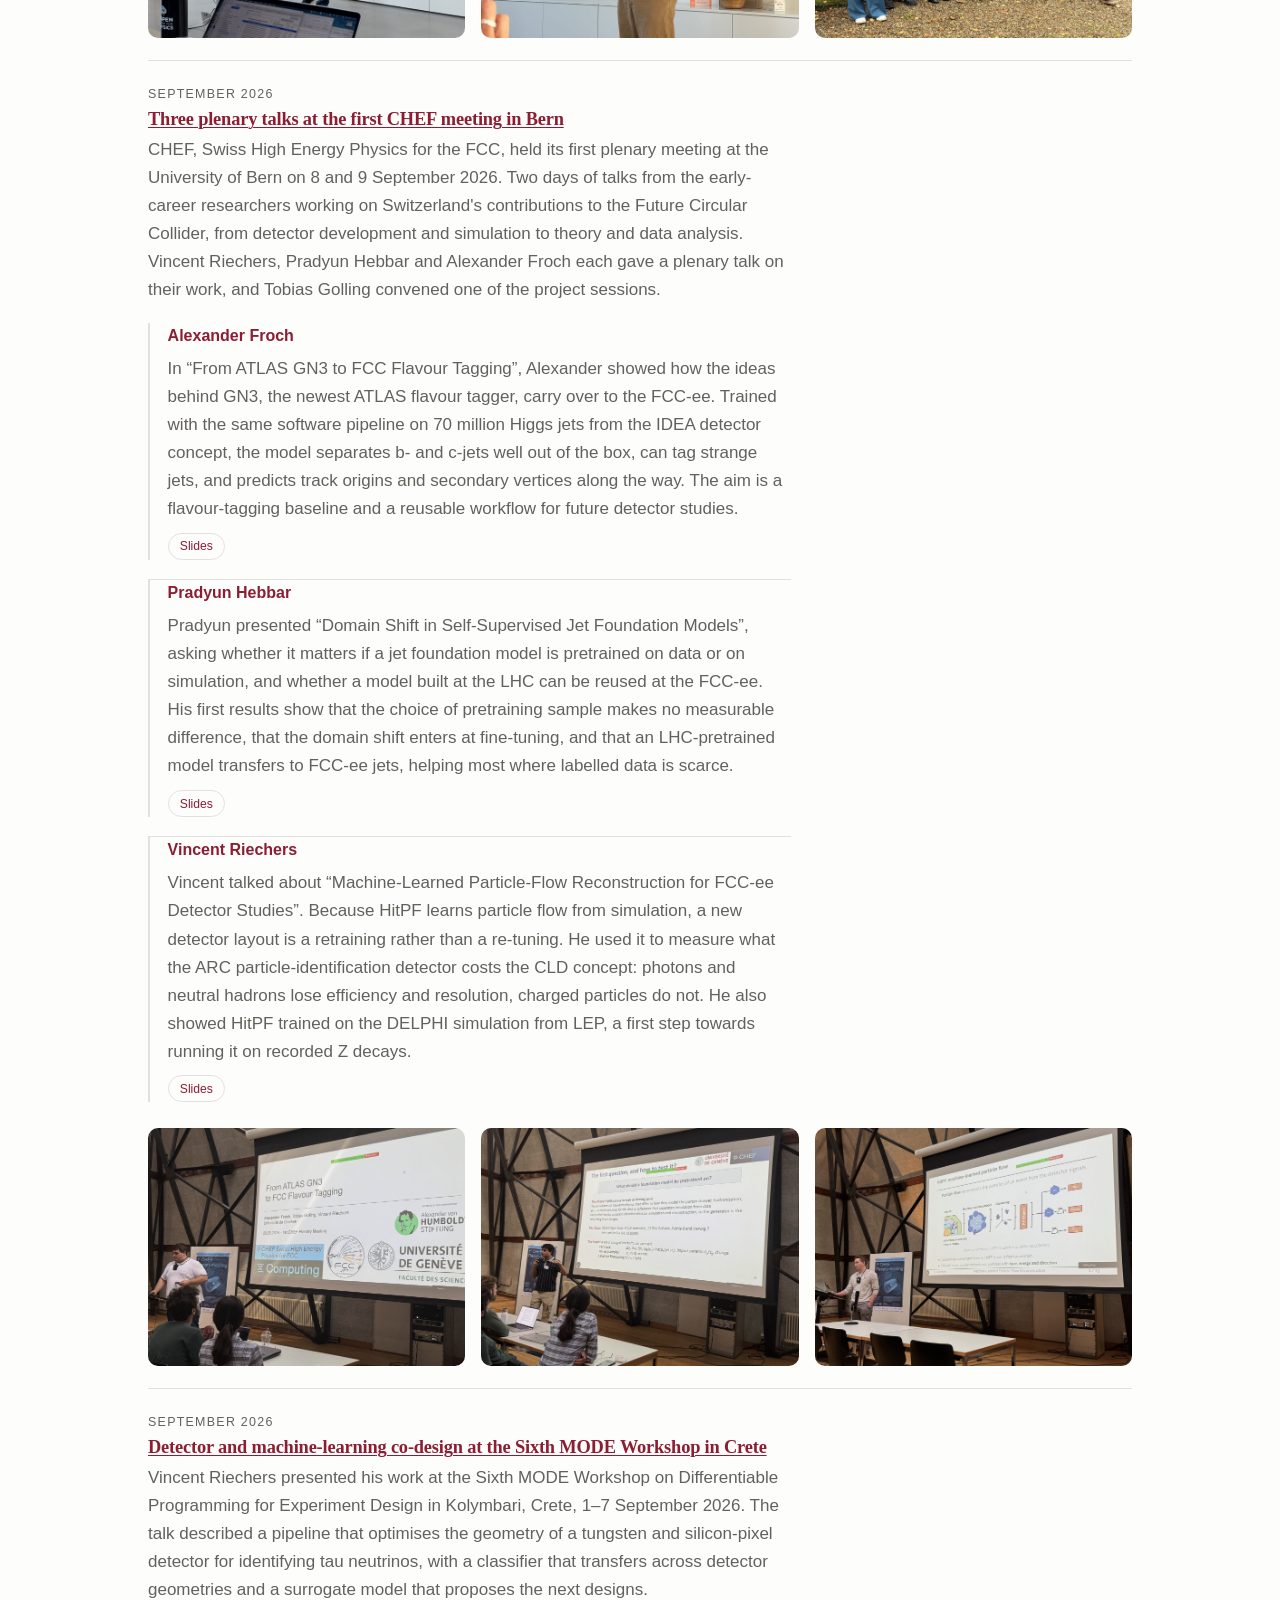
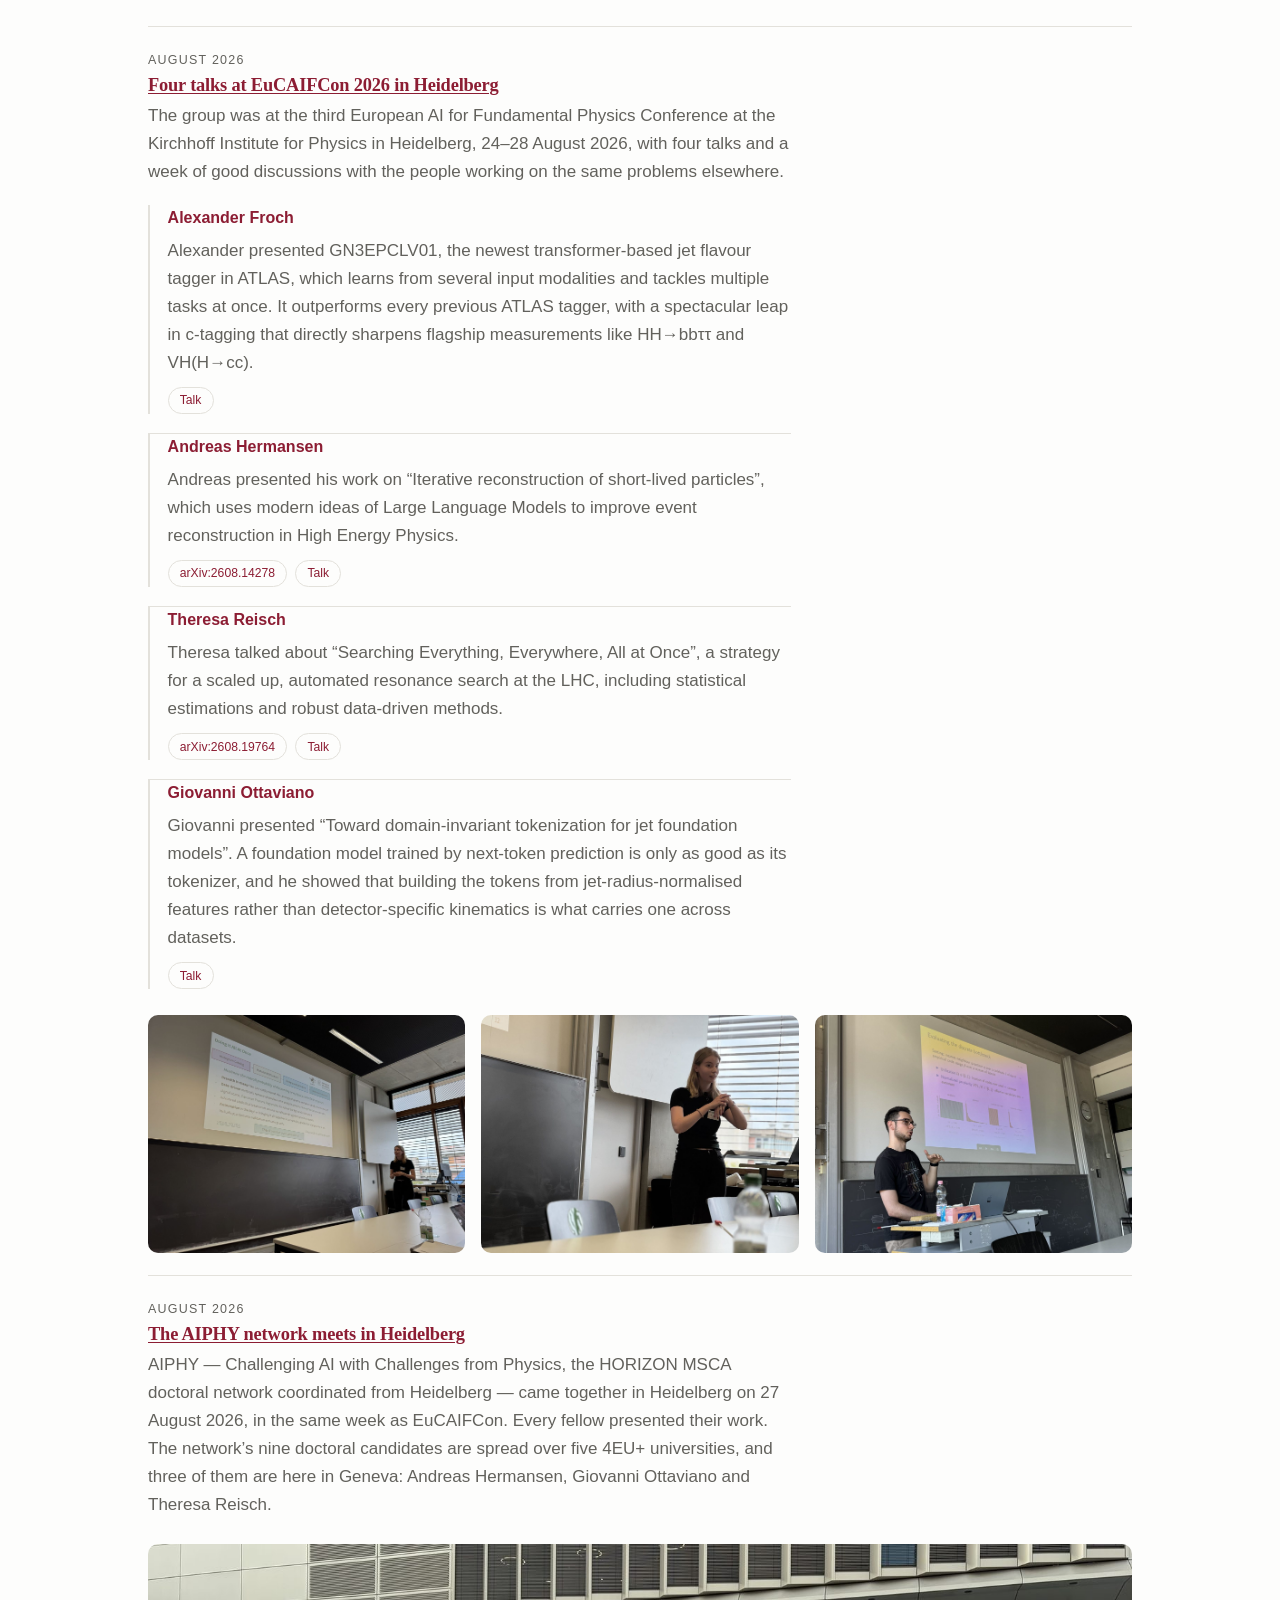
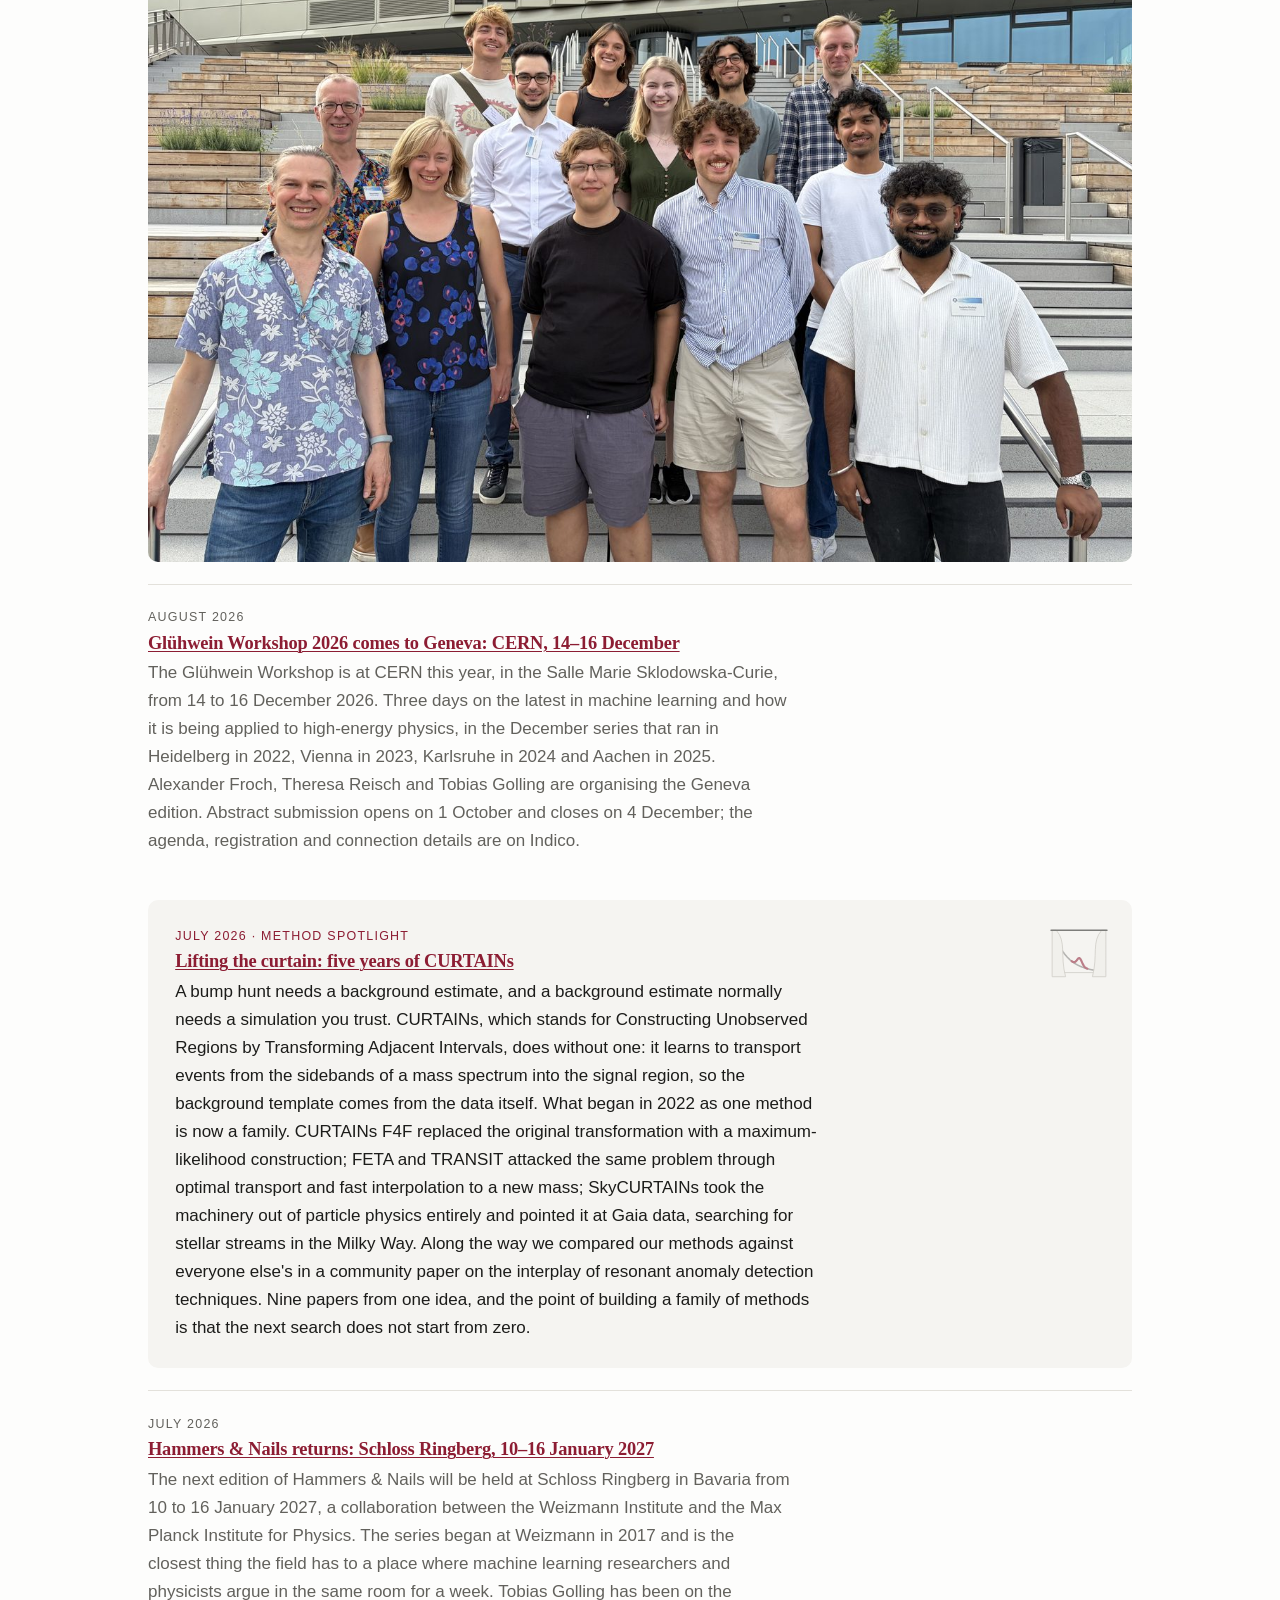
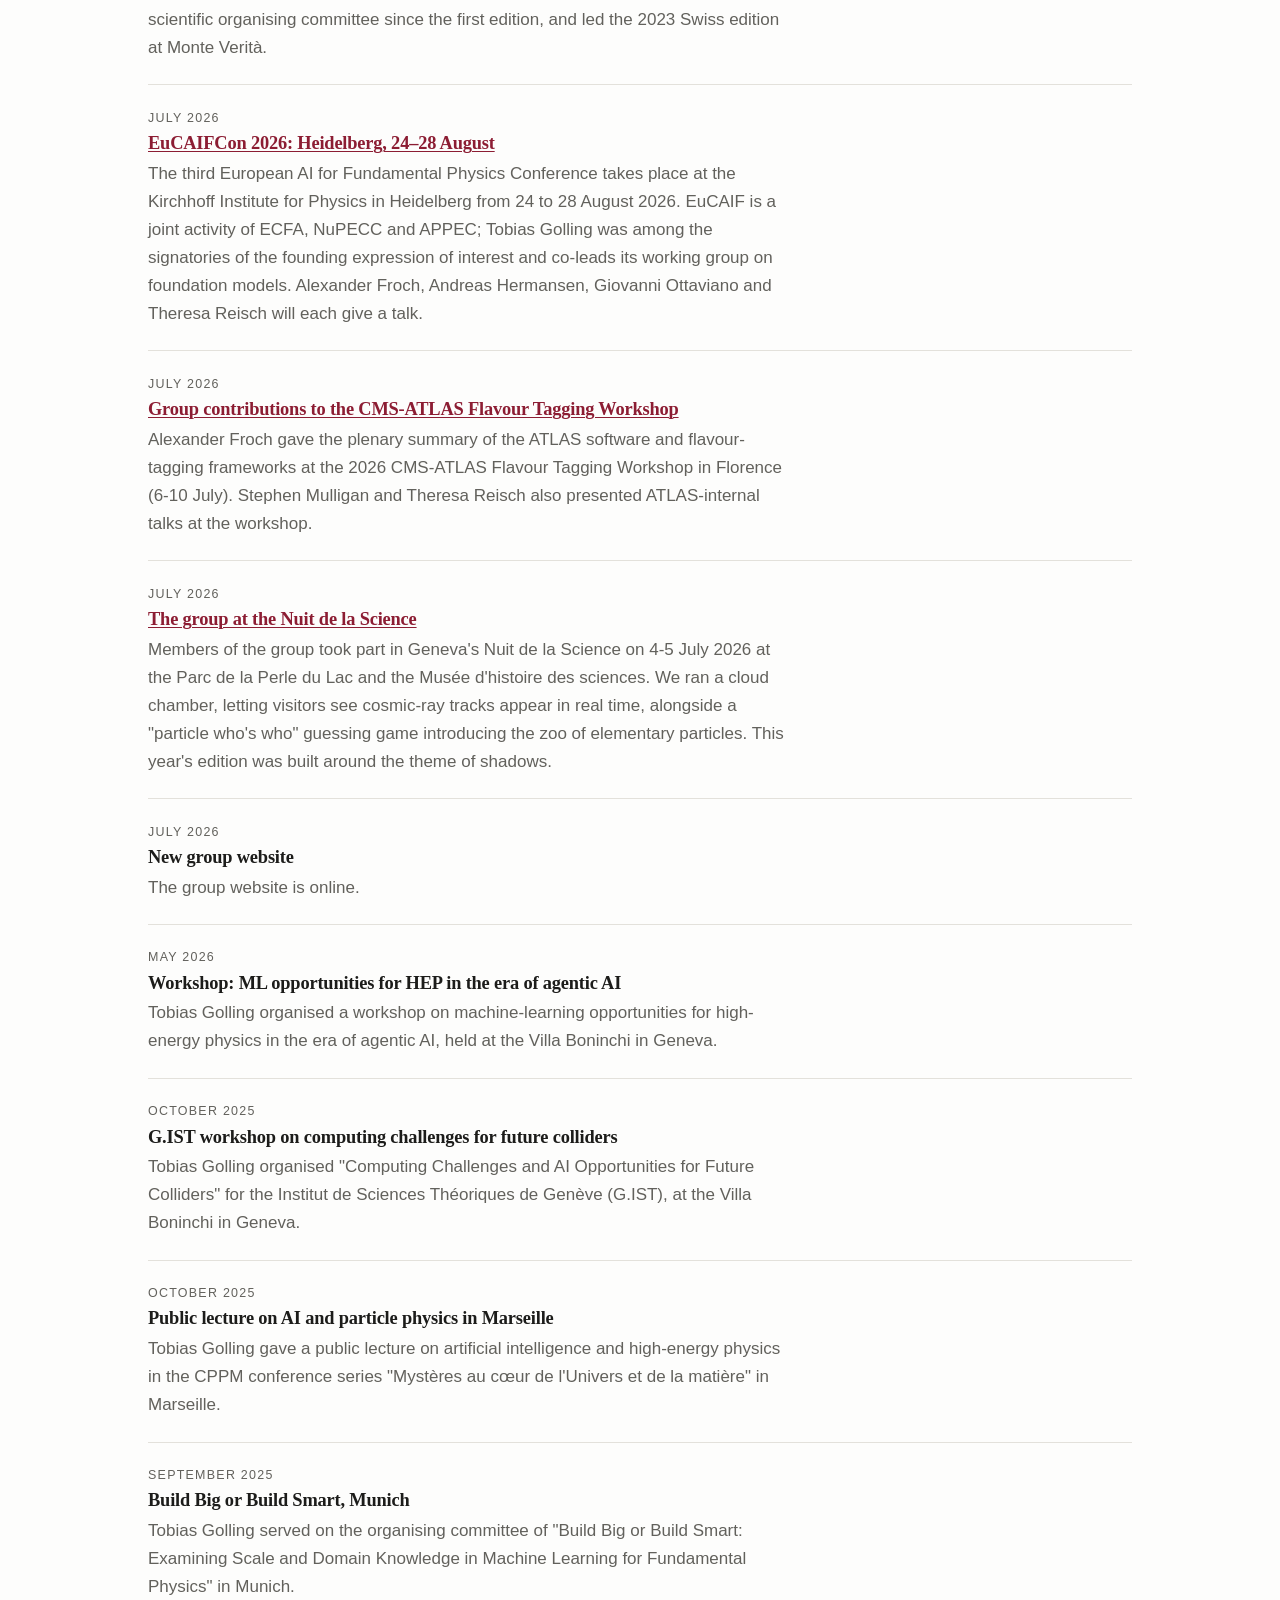
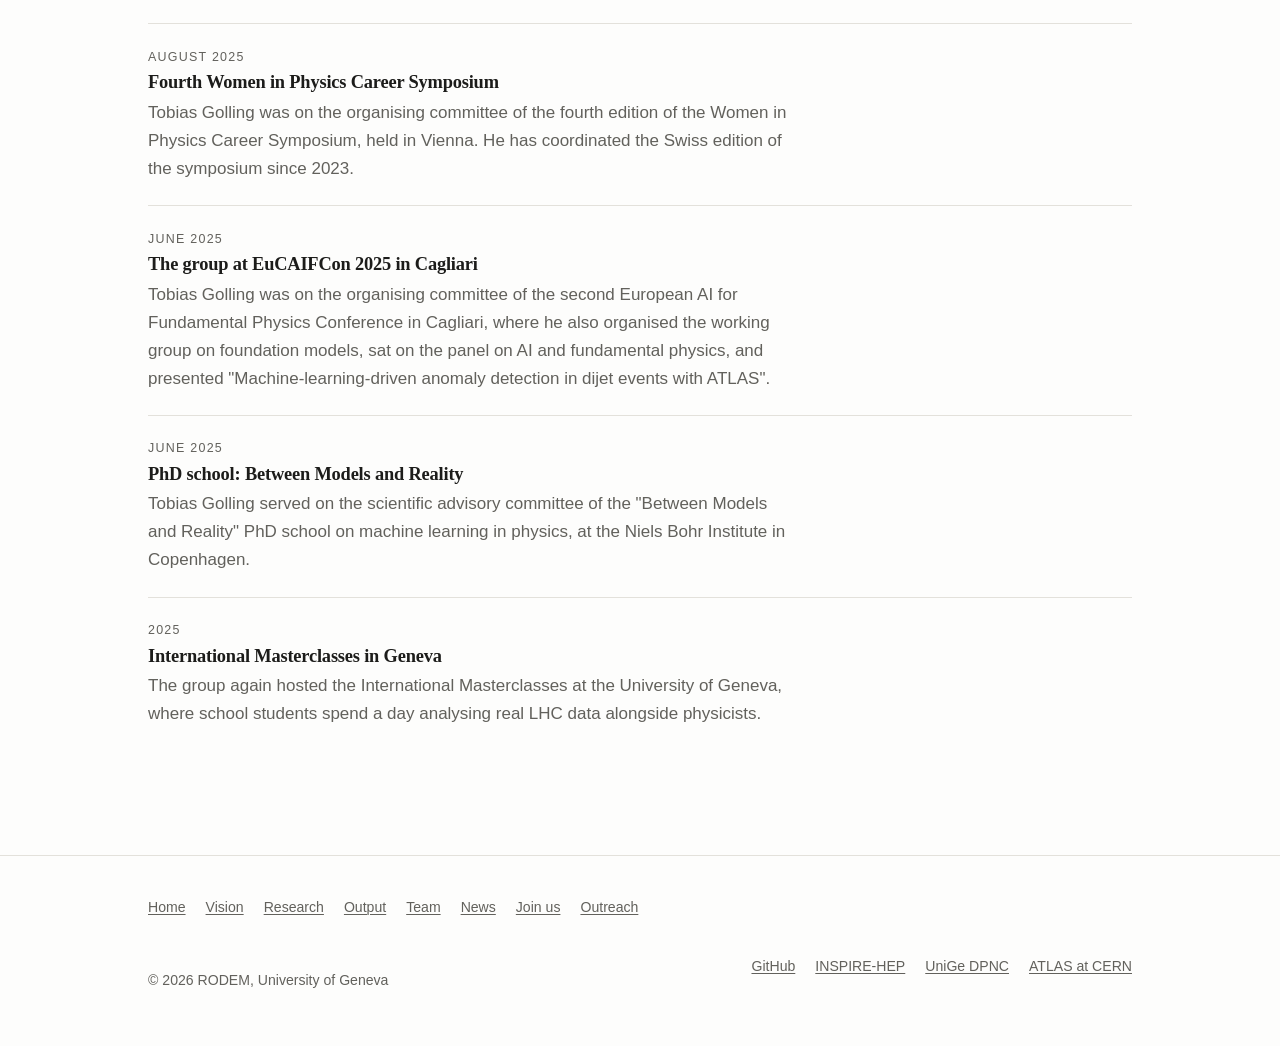
<file: news.html>
<!DOCTYPE html>
<html lang="en">
<head>
<meta charset="utf-8">
<meta name="viewport" content="width=device-width, initial-scale=1">
<title>News — RODEM, Golling Group | University of Geneva</title>
<meta name="description" content="Papers, talks, workshops, arrivals and departures from the RODEM group at the University of Geneva.">
<link rel="canonical" href="https://dpnc.unige.ch/golling/news.html">
<link rel="icon" href="images/logo/favicon.svg" type="image/svg+xml">
<link rel="stylesheet" href="assets/css/style.css?v=314">
<!-- Apply the saved light/dark choice before the page paints, so a visitor
     who picked dark never sees a white flash. The button that writes this
     choice lives in the header; the rest of the behaviour is in render.js. -->
<script>
  try {
    var t = localStorage.getItem("rodem-theme");
    if (t === "dark" || t === "light") document.documentElement.dataset.theme = t;
  } catch (e) {}
</script>
</head>
<body>

<a class="skip" href="#main">Skip to content</a>

<!-- ===================== HEADER (same on every page) ======================
     The menu itself is built from NAV in assets/js/content.js, so adding a
     tab is a one-line edit there — not an edit to every page.
     ==================================================================== -->
<header class="site-header">
  <div class="wrap">
    <a class="brand" href="index.html">
      <img class="brand-mark" src="images/logo/rodem-mark-small.svg" alt="" aria-hidden="true">
      <span class="brand-text">
        <span data-site-name>RODEM</span>
        <span class="brand-sub" data-site-sub>Golling Group</span>
      </span>
    </a>
    <button id="theme-toggle" type="button" aria-pressed="false" title="Switch to dark mode">
      <span class="theme-icon-light" aria-hidden="true">&#9789;</span><span class="theme-icon-dark" aria-hidden="true">&#9788;</span>
      <span class="sr-only">Switch colour theme</span>
    </button>
    <button id="nav-toggle" type="button" aria-expanded="false" aria-controls="site-nav">Menu</button>
    <nav class="site-nav" id="site-nav" aria-label="Main"></nav>
  </div>
</header>

<main id="main">

  <section class="hero" style="padding-bottom:1rem">
    <div class="wrap">
      <p class="eyebrow">News</p>
      <h1>Group updates</h1>
      <p class="lede">Papers, talks, arrivals and departures, plus the occasional longer piece
         about a whole line of work.</p>
    </div>
  </section>

  <section class="section">
    <div class="wrap">
      <!-- Built automatically from NEWS in assets/js/content.js -->
      <ul class="news-list" id="news-root"></ul>
    </div>
  </section>

</main>

<footer class="site-footer">
  <div class="wrap">
    <!-- Static links to every page. The header menu is built by JavaScript
         from NAV in content.js, so anything that does not run scripts — some
         search-engine crawlers, link previews — would otherwise see no route
         from one page to the next. These plain hrefs are that route.
         Keep them in step with NAV. -->
    <nav class="footer-sitemap" aria-label="All pages">
      <a href="index.html">Home</a>
      <a href="vision.html">Vision</a>
      <a href="research.html">Research</a>
      <a href="output.html">Output</a>
      <a href="index.html#team">Team</a>
      <a href="news.html">News</a>
      <a href="join.html">Join us</a>
      <a href="outreach.html">Outreach</a>
    </nav>
    <p>&copy; <span id="footer-year"></span> <span data-site-name></span>, University of Geneva</p>
    <div class="footer-links" id="footer-links"></div>
  </div>
</footer>

<script src="assets/js/content.js?v=314"></script>
<script src="assets/js/render.js?v=314"></script>
</body>
</html>
</file>
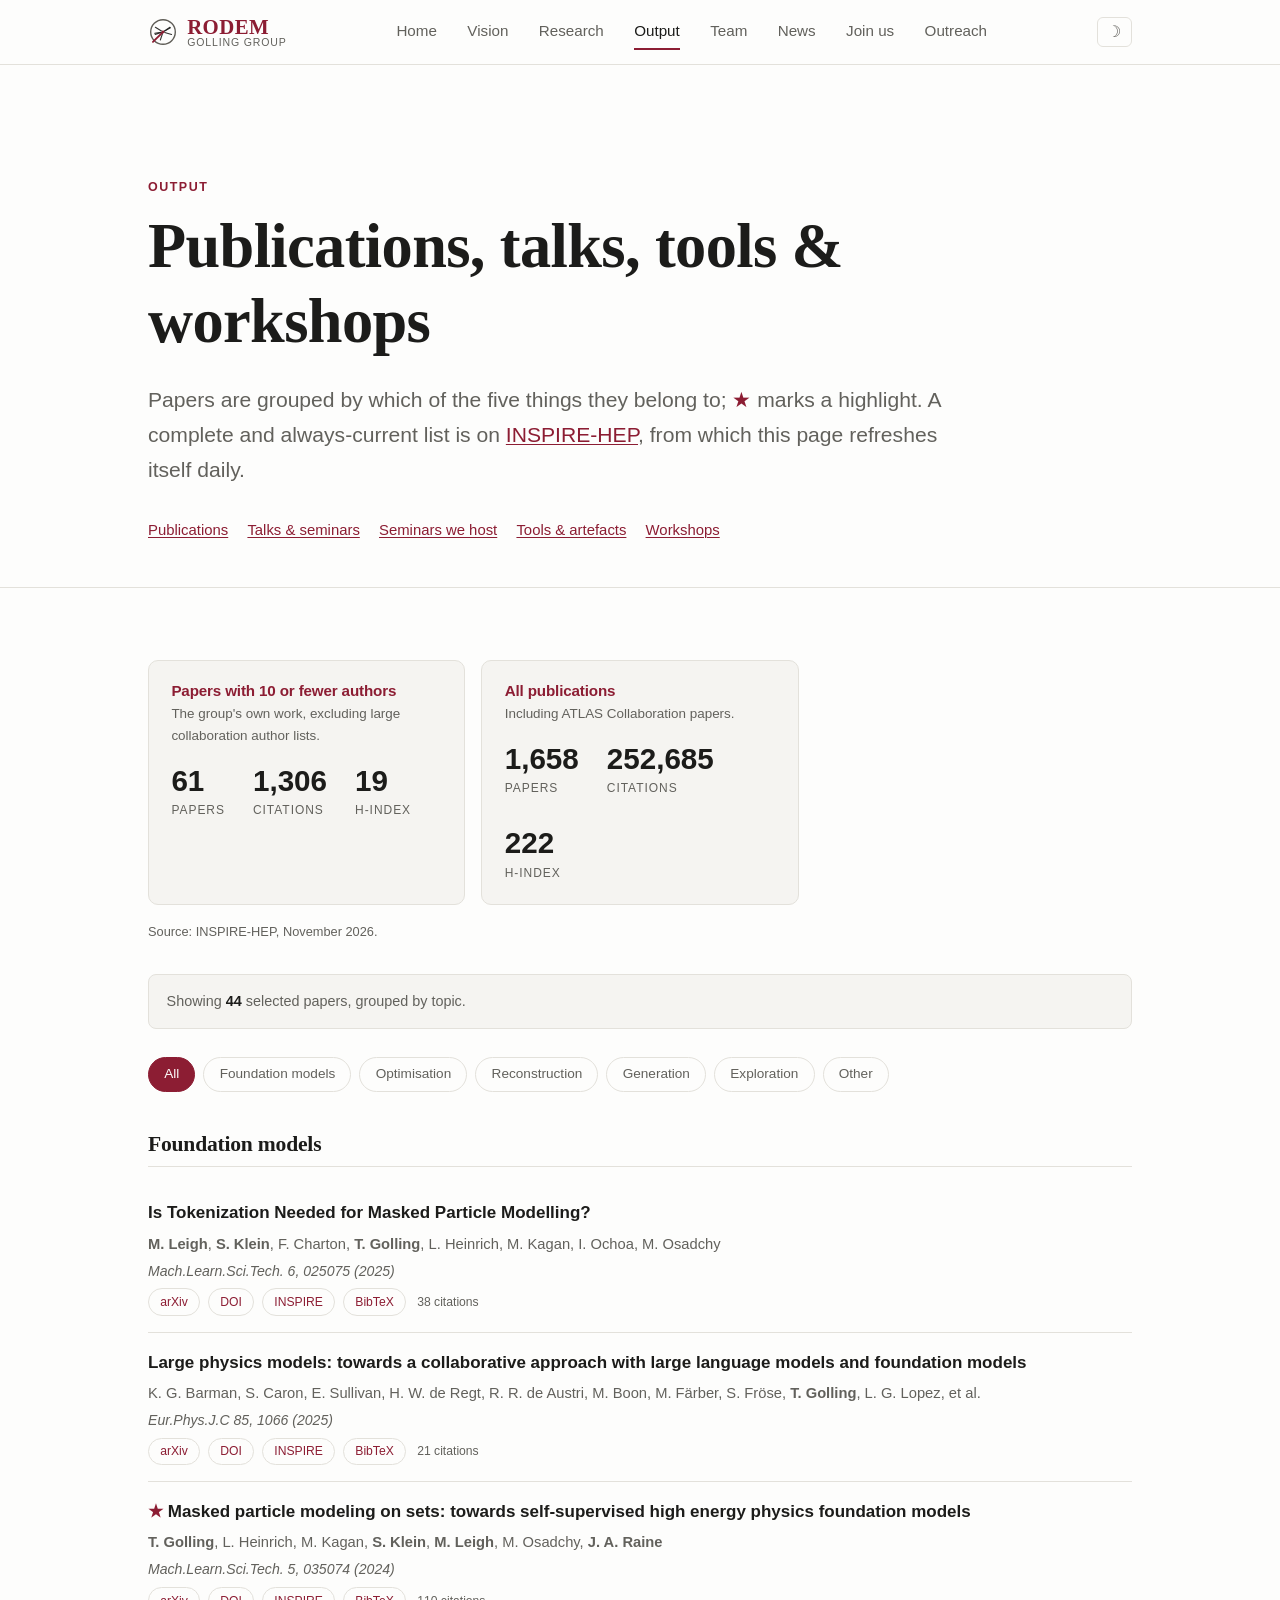
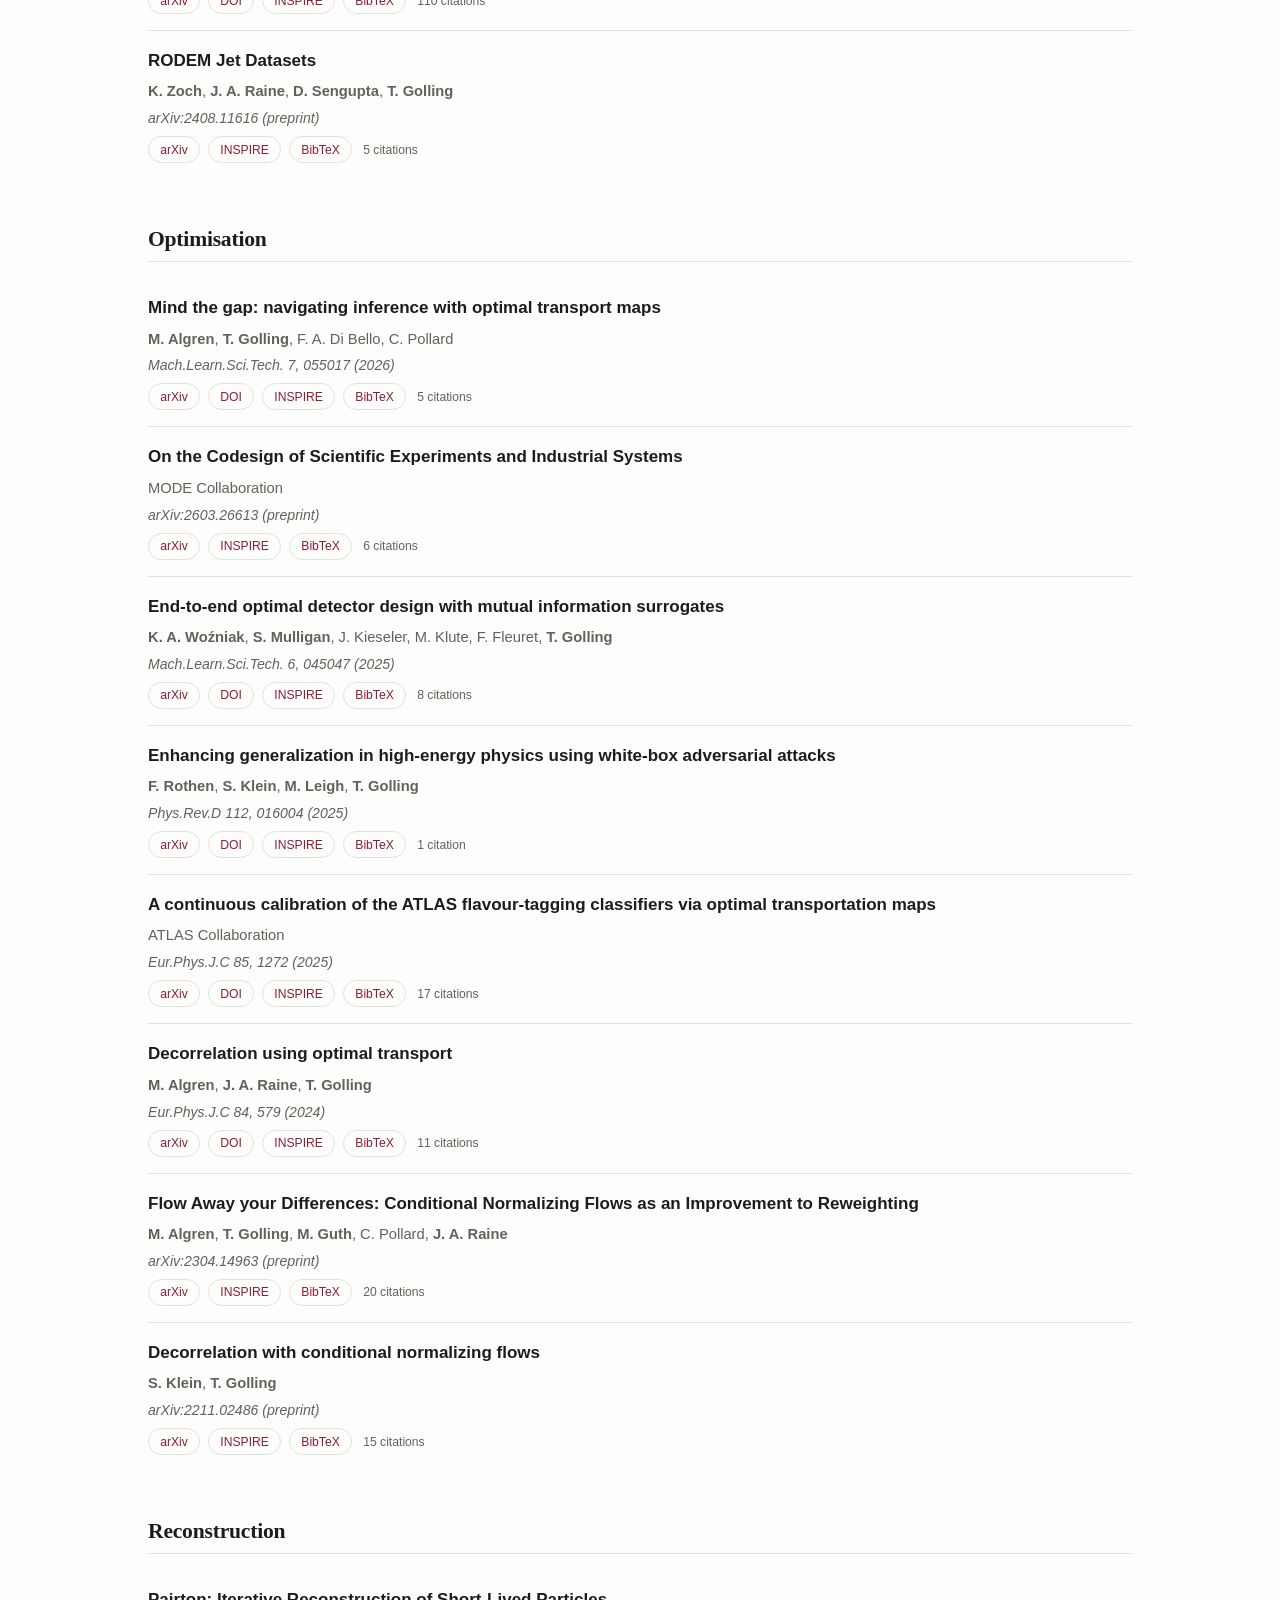
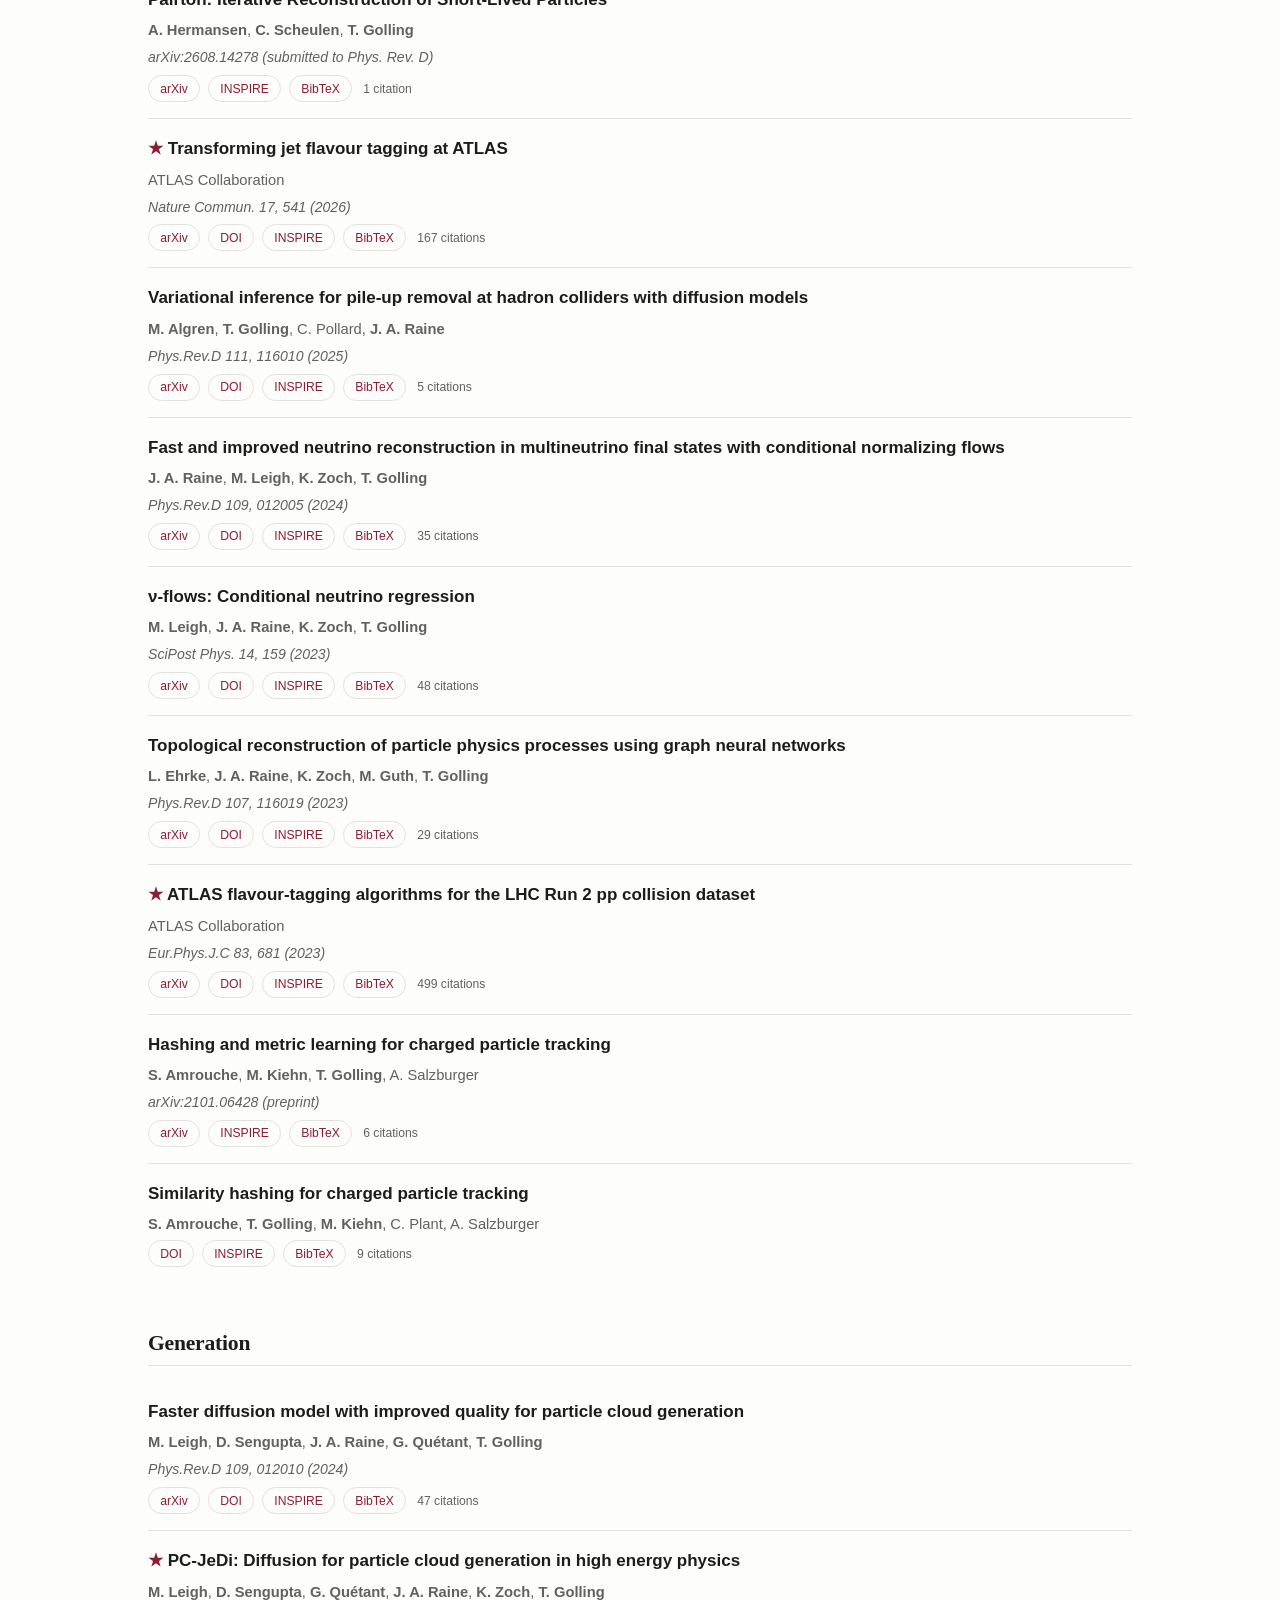
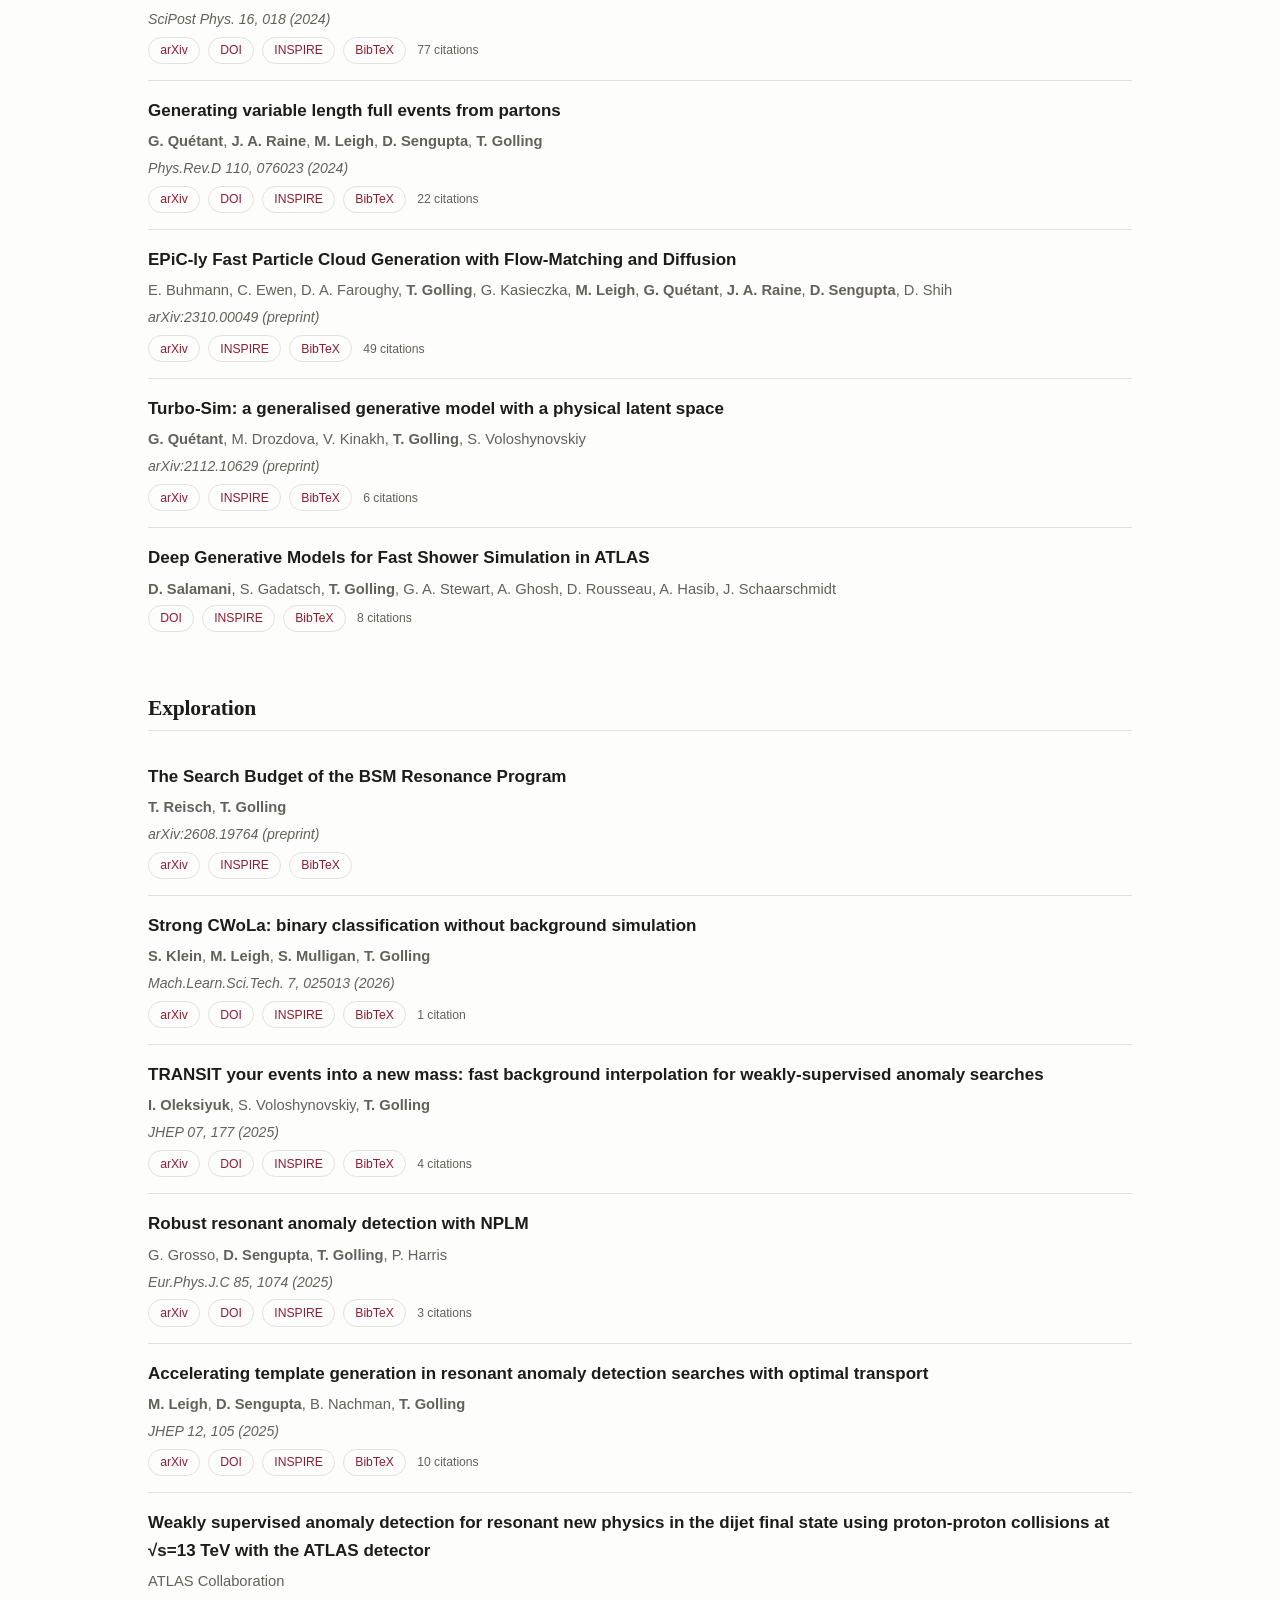
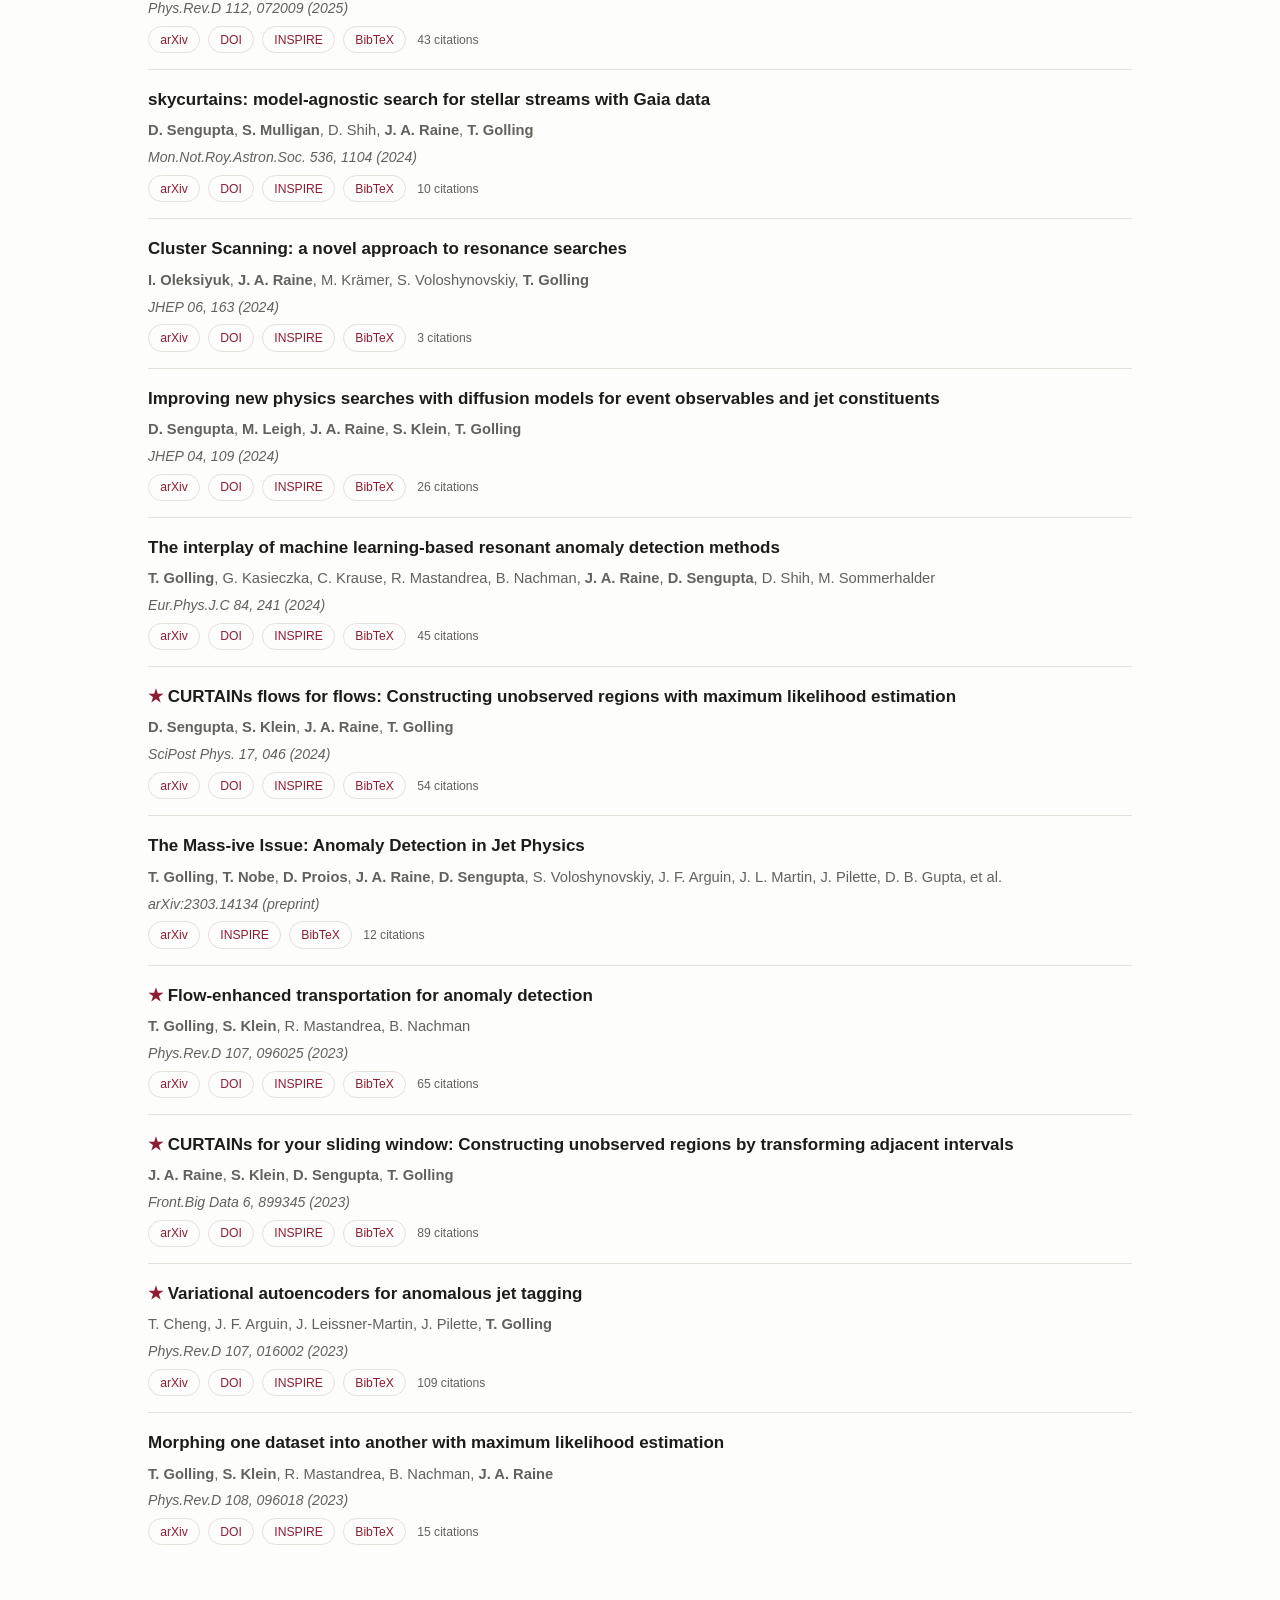
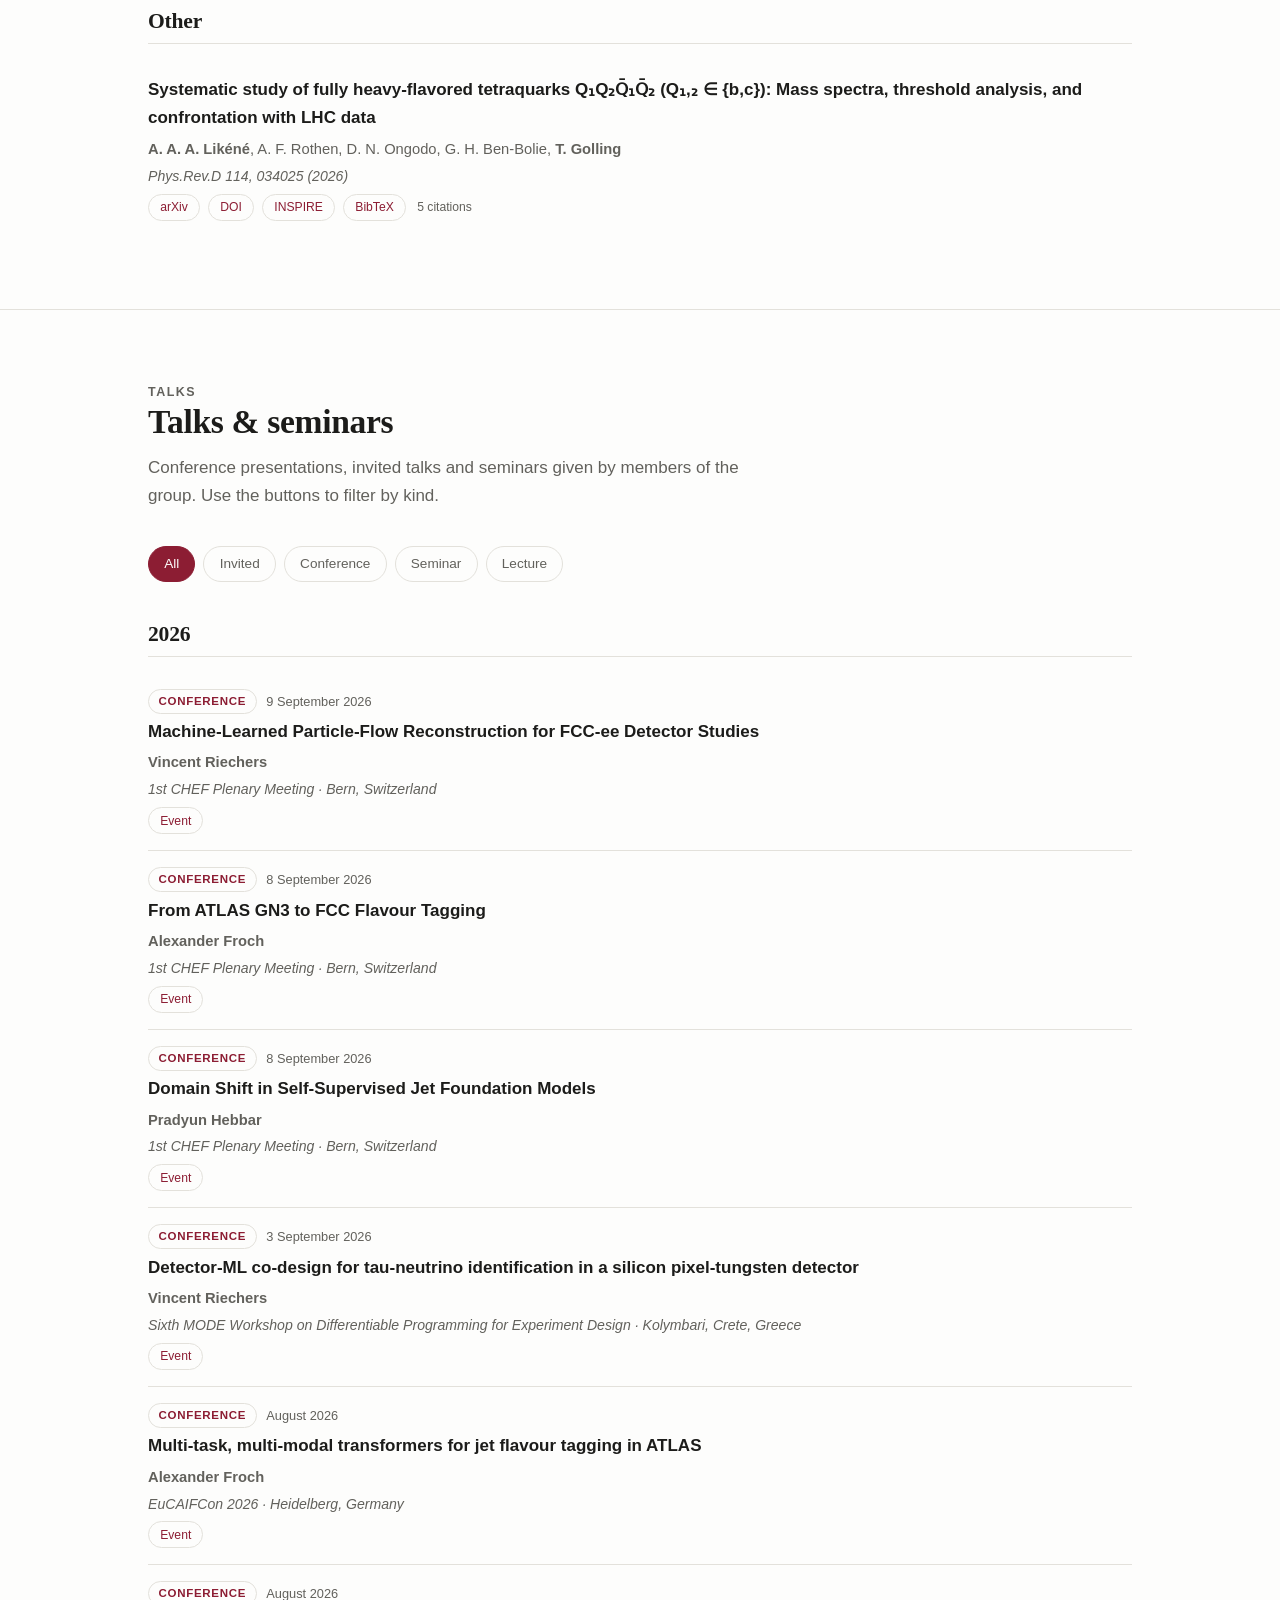
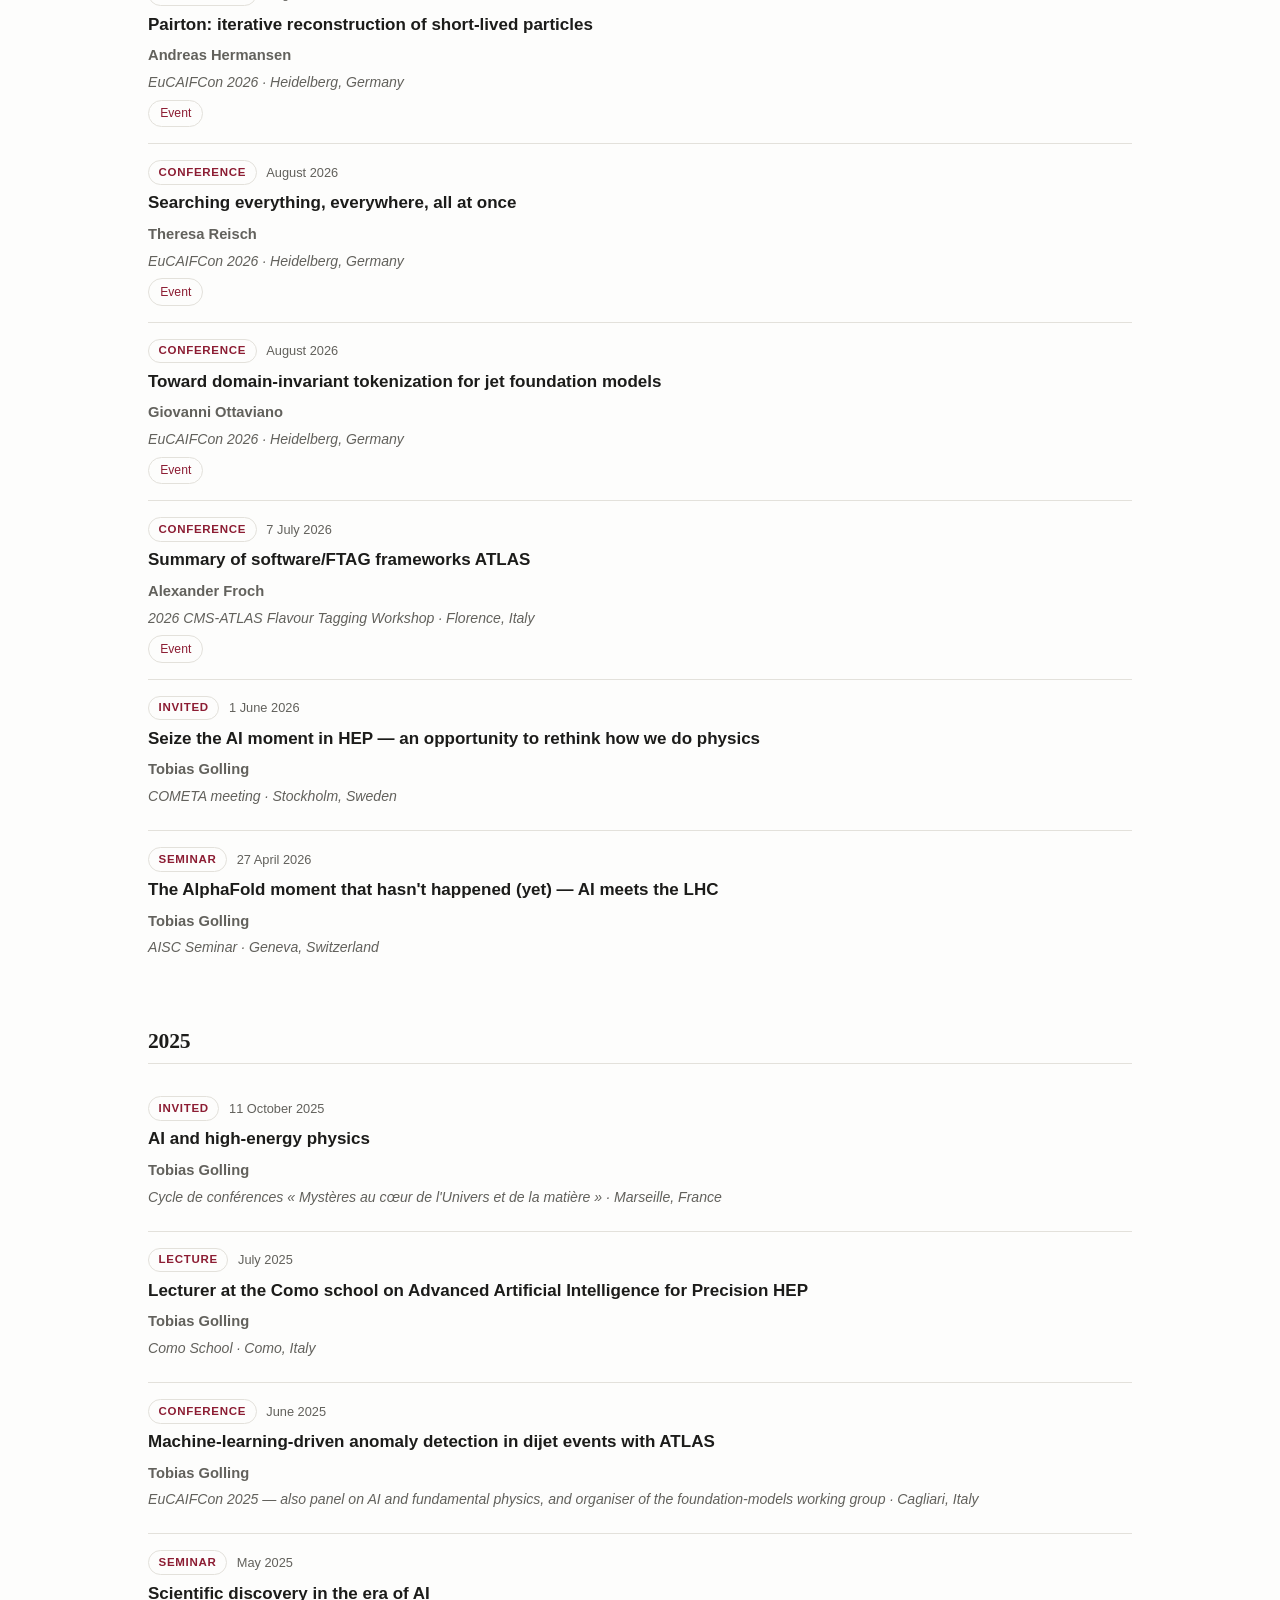
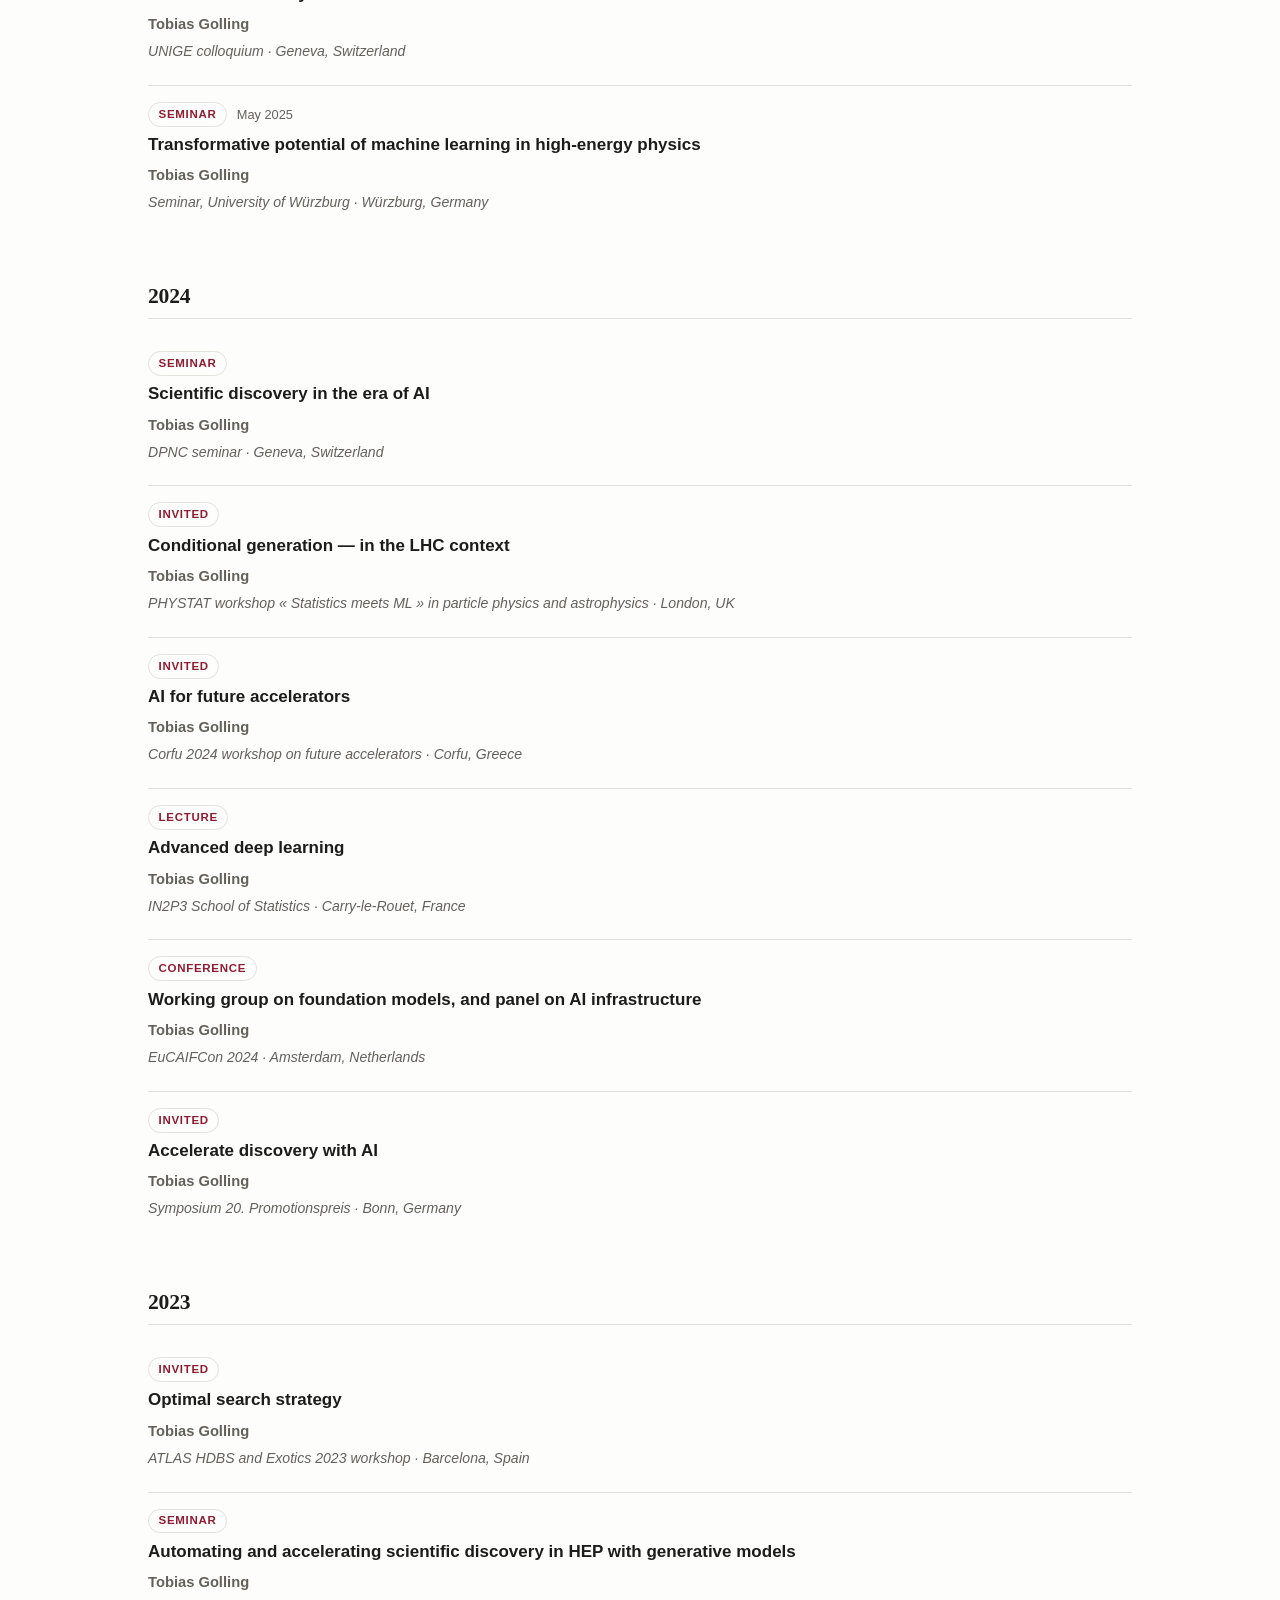
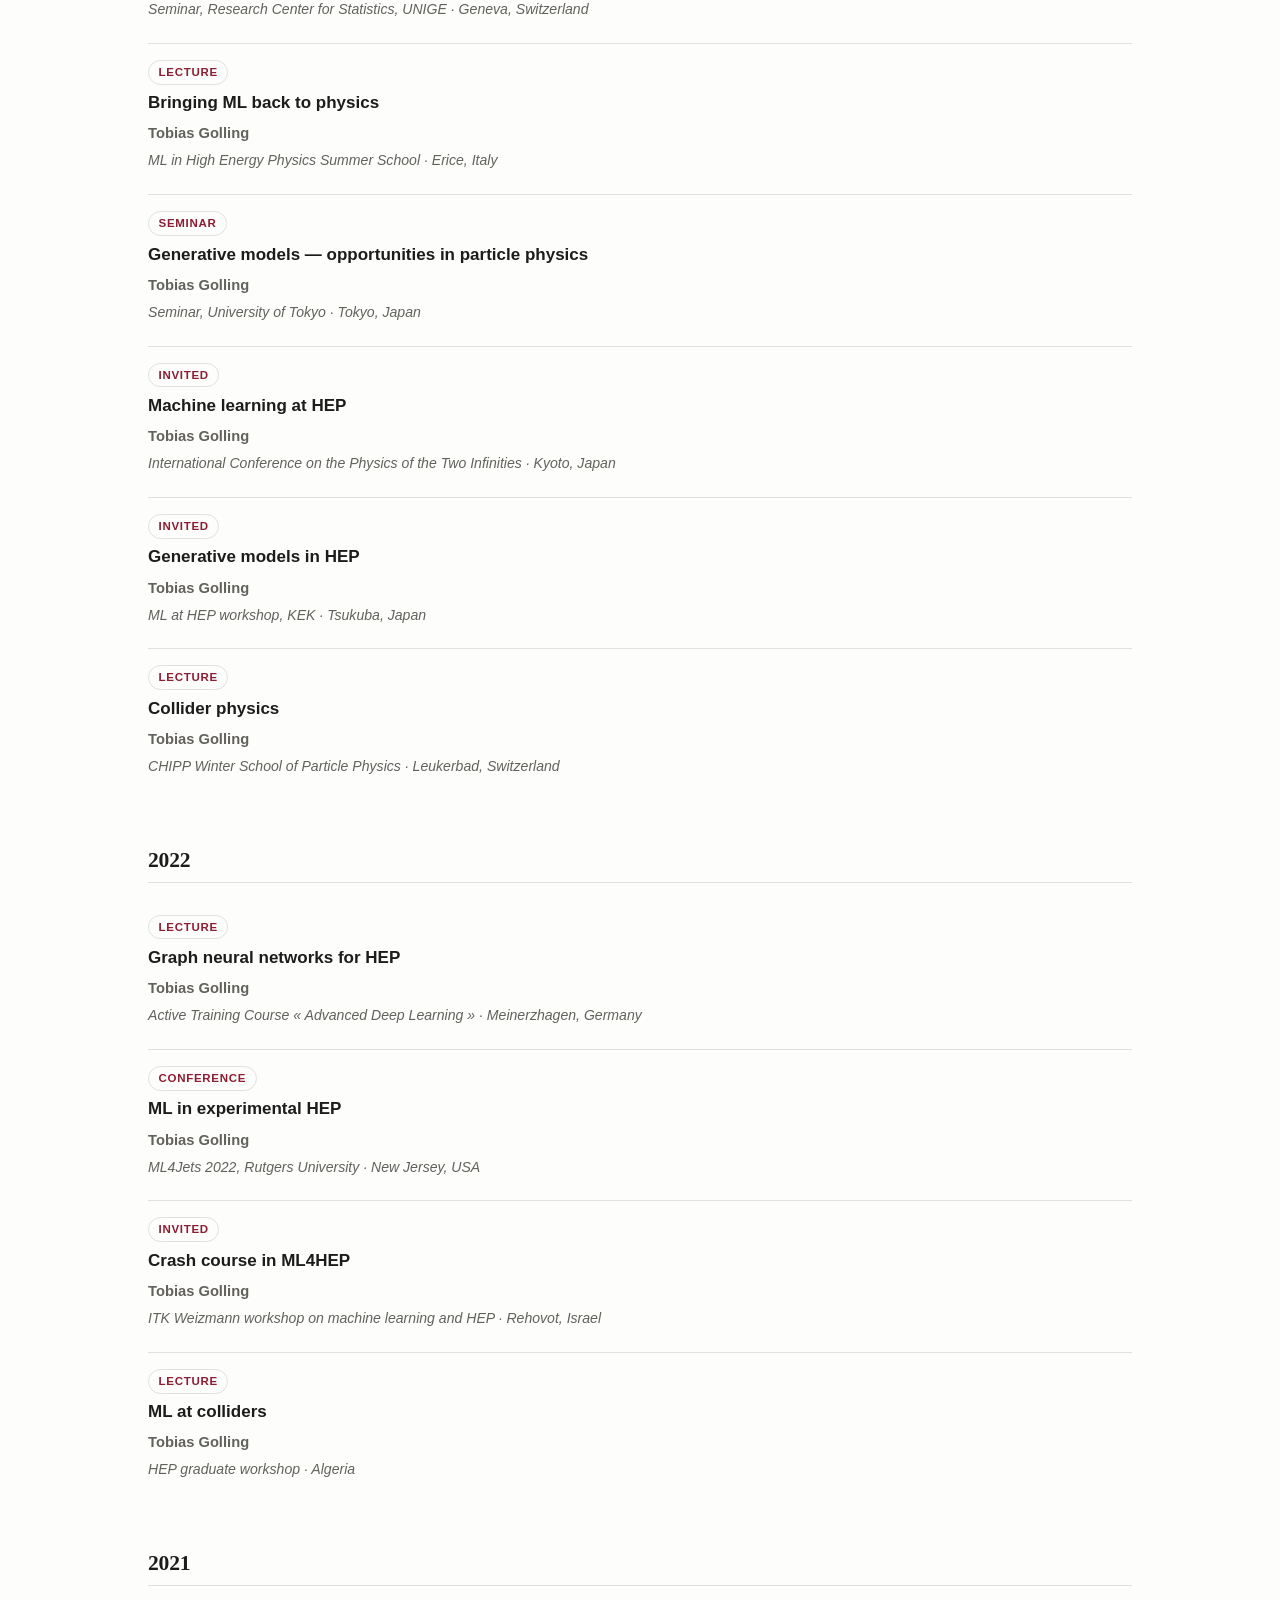
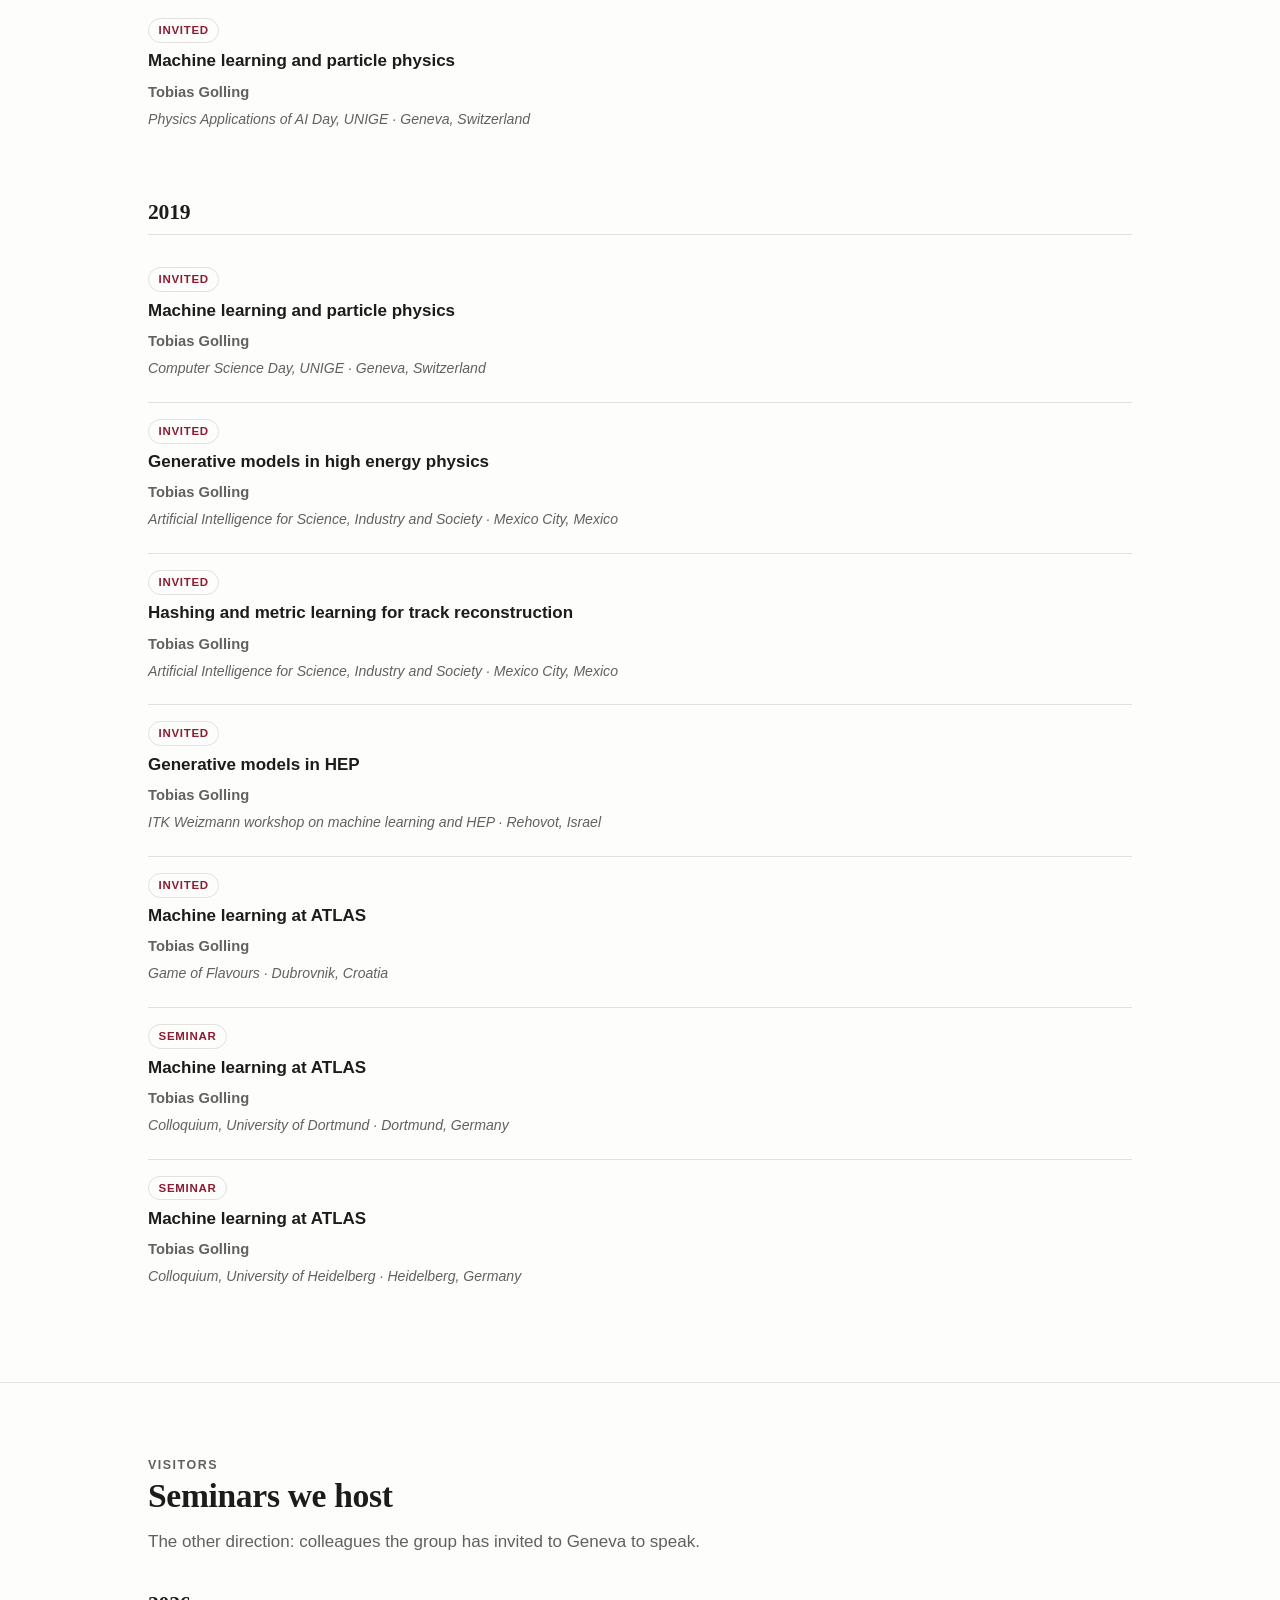
<file: output.html>
<!DOCTYPE html>
<html lang="en">
<head>
<meta charset="utf-8">
<meta name="viewport" content="width=device-width, initial-scale=1">
<title>Output — publications, talks, tools and workshops | RODEM, Golling Group</title>
<meta name="description" content="Publications grouped by the five FORGE themes, talks and seminars given by members of the RODEM group at the University of Geneva, and the workshop series Tobias Golling convenes.">
<link rel="canonical" href="https://dpnc.unige.ch/golling/output.html">
<link rel="icon" href="images/logo/favicon.svg" type="image/svg+xml">
<link rel="stylesheet" href="assets/css/style.css?v=314">
<!-- Apply the saved light/dark choice before the page paints, so a visitor
     who picked dark never sees a white flash. The button that writes this
     choice lives in the header; the rest of the behaviour is in render.js. -->
<script>
  try {
    var t = localStorage.getItem("rodem-theme");
    if (t === "dark" || t === "light") document.documentElement.dataset.theme = t;
  } catch (e) {}
</script>
</head>
<body>

<a class="skip" href="#main">Skip to content</a>

<!-- ===================== HEADER (same on every page) ======================
     The menu itself is built from NAV in assets/js/content.js, so adding a
     tab is a one-line edit there — not an edit to every page.
     ==================================================================== -->
<header class="site-header">
  <div class="wrap">
    <a class="brand" href="index.html">
      <img class="brand-mark" src="images/logo/rodem-mark-small.svg" alt="" aria-hidden="true">
      <span class="brand-text">
        <span data-site-name>RODEM</span>
        <span class="brand-sub" data-site-sub>Golling Group</span>
      </span>
    </a>
    <button id="theme-toggle" type="button" aria-pressed="false" title="Switch to dark mode">
      <span class="theme-icon-light" aria-hidden="true">&#9789;</span><span class="theme-icon-dark" aria-hidden="true">&#9788;</span>
      <span class="sr-only">Switch colour theme</span>
    </button>
    <button id="nav-toggle" type="button" aria-expanded="false" aria-controls="site-nav">Menu</button>
    <nav class="site-nav" id="site-nav" aria-label="Main"></nav>
  </div>
</header>

<main id="main">

  <section class="hero" style="padding-bottom:1rem">
    <div class="wrap">
      <p class="eyebrow">Output</p>
      <h1>Publications, talks, tools &amp; workshops</h1>
      <p class="lede">
        Papers are grouped by which of the five things they belong to;
        <span class="star">&#9733;</span> marks a highlight. A complete and always-current
        list is on <a href="https://inspirehep.net/authors/1008080">INSPIRE-HEP</a>, from
        which this page refreshes itself daily.
      </p>
      <p class="subnav"><a href="#publications">Publications</a> <a href="#talks">Talks &amp; seminars</a> <a href="#seminars">Seminars we host</a> <a href="#tools">Tools &amp; artefacts</a> <a href="#workshops">Workshops</a></p>
    </div>
  </section>

  <section class="section" id="publications">
    <div class="wrap">
      <!-- Built automatically from PUBLICATIONS in assets/js/content.js -->
      <div id="publications-root"></div>
    </div>
  </section>

  <section class="section" id="talks">
    <div class="wrap">
      <div class="section-head">
        <p class="eyebrow">Talks</p>
        <h2>Talks &amp; seminars</h2>
        <p>Conference presentations, invited talks and seminars given by members of the group.
           Use the buttons to filter by kind.</p>
      </div>
      <!-- Built automatically from TALKS in assets/js/content.js -->
      <div id="talks-root"></div>
    </div>
  </section>

  <section class="section" id="seminars">
    <div class="wrap">
      <div class="section-head">
        <p class="eyebrow">Visitors</p>
        <h2>Seminars we host</h2>
        <p>The other direction: colleagues the group has invited to Geneva to speak.</p>
      </div>
      <!-- Built automatically from SEMINARS in assets/js/content.js -->
      <div id="seminars-root"></div>
    </div>
  </section>

  <section class="section" id="tools">
    <div class="wrap">
      <div class="section-head">
        <p class="eyebrow">Tools</p>
        <h2>Tools &amp; artefacts</h2>
        <p>Datasets, indexes and software the group builds and maintains for the community.</p>
      </div>
      <!-- Built automatically from TOOLS in assets/js/content.js -->
      <div id="tools-root"></div>
    </div>
  </section>

  <section class="section" id="workshops">
    <div class="wrap">
      <div class="section-head">
        <p class="eyebrow">Workshops</p>
        <h2>Workshops Tobias Golling convenes</h2>
        <p>Every series below is one the group&rsquo;s principal investigator started,
           steers or hosts. The Geneva weeks at the Villa Boninchi are his; he has sat on
           the scientific committee of every Hammers &amp; Nails since the first one in
           2017; he is a founding board member of EuCAIF; he is among the people behind
           the Gl&uuml;hwein workshop, which he brings to Geneva this December; and the
           AIPHY network came to Geneva as his guests.</p>
      </div>
      <!-- Built automatically from EVENTS in assets/js/content.js -->
      <div id="workshops-root"></div>
    </div>
  </section>

</main>

<footer class="site-footer">
  <div class="wrap">
    <!-- Static links to every page. The header menu is built by JavaScript
         from NAV in content.js, so anything that does not run scripts — some
         search-engine crawlers, link previews — would otherwise see no route
         from one page to the next. These plain hrefs are that route.
         Keep them in step with NAV. -->
    <nav class="footer-sitemap" aria-label="All pages">
      <a href="index.html">Home</a>
      <a href="vision.html">Vision</a>
      <a href="research.html">Research</a>
      <a href="output.html">Output</a>
      <a href="index.html#team">Team</a>
      <a href="news.html">News</a>
      <a href="join.html">Join us</a>
      <a href="outreach.html">Outreach</a>
    </nav>
    <p>&copy; <span id="footer-year"></span> <span data-site-name></span>, University of Geneva</p>
    <div class="footer-links" id="footer-links"></div>
  </div>
</footer>

<script src="assets/js/content.js?v=314"></script>
<script src="assets/js/render.js?v=314"></script>
</body>
</html>
</file>
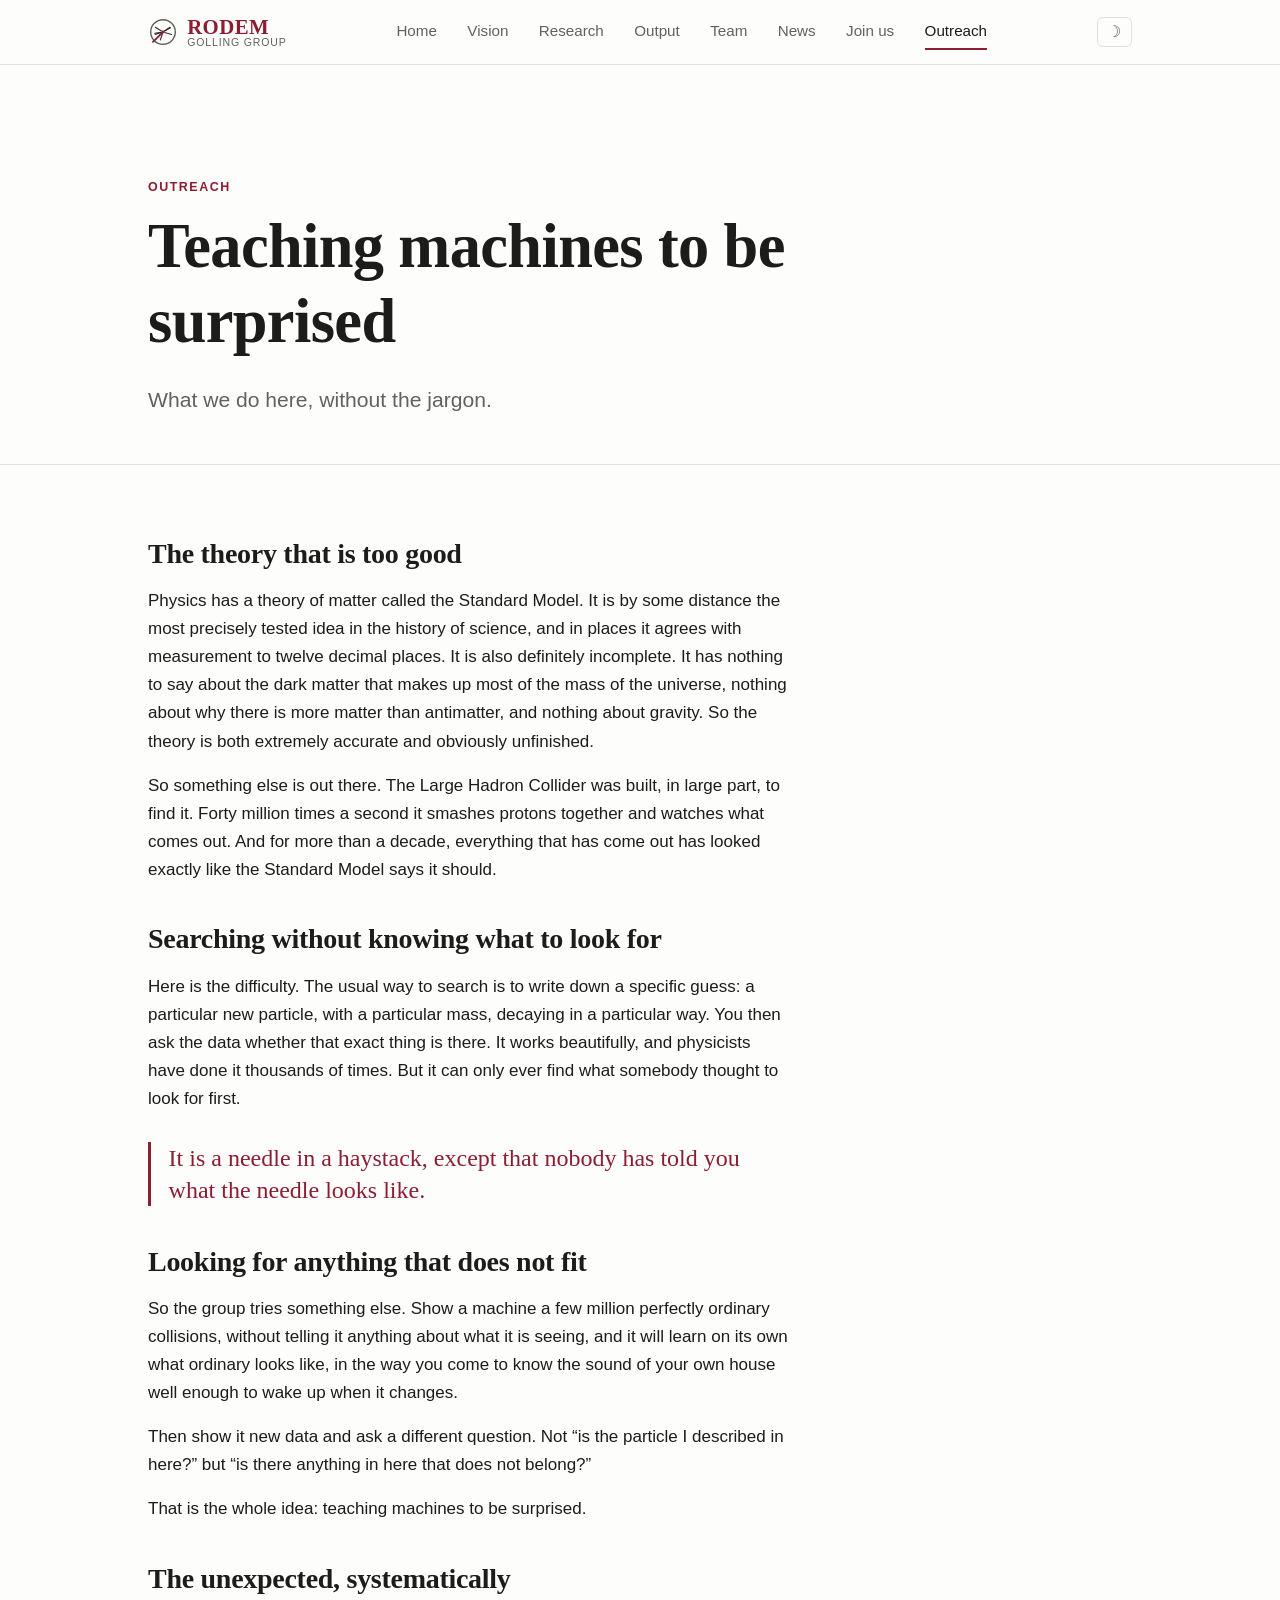
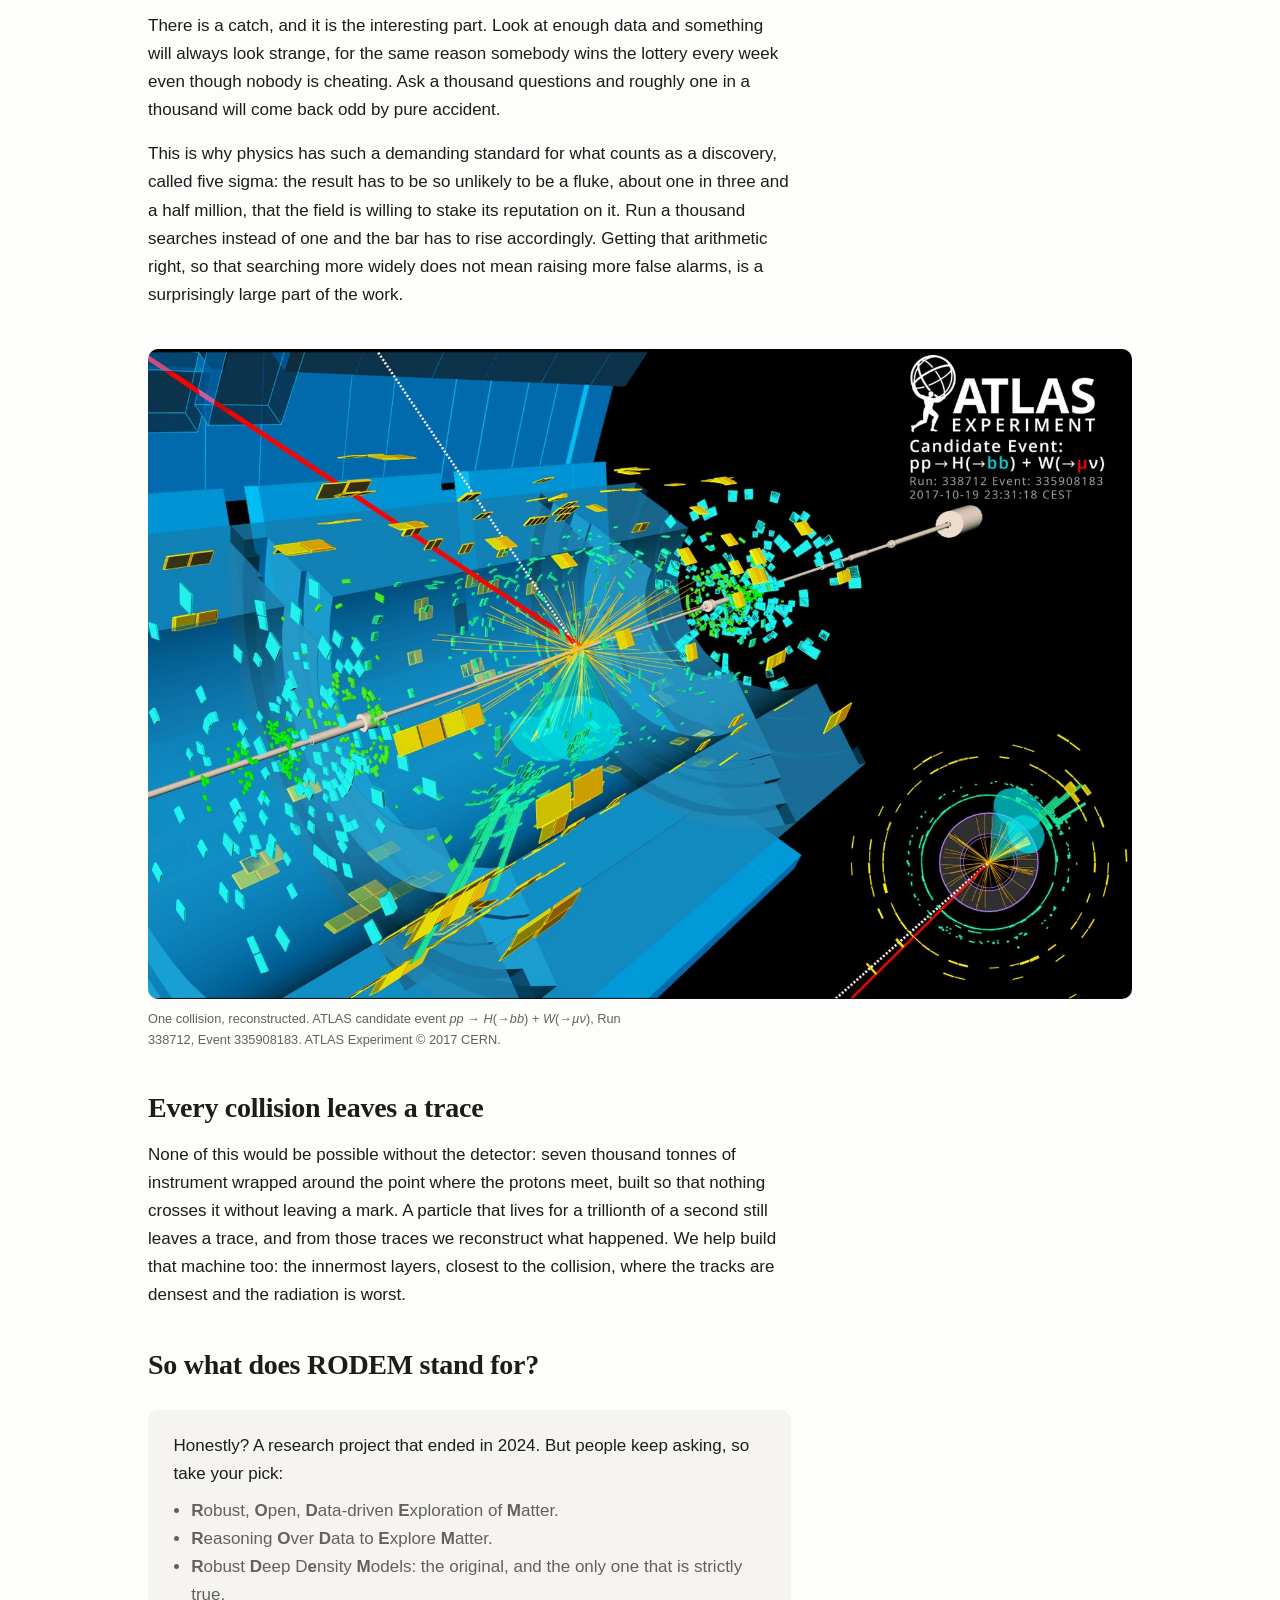
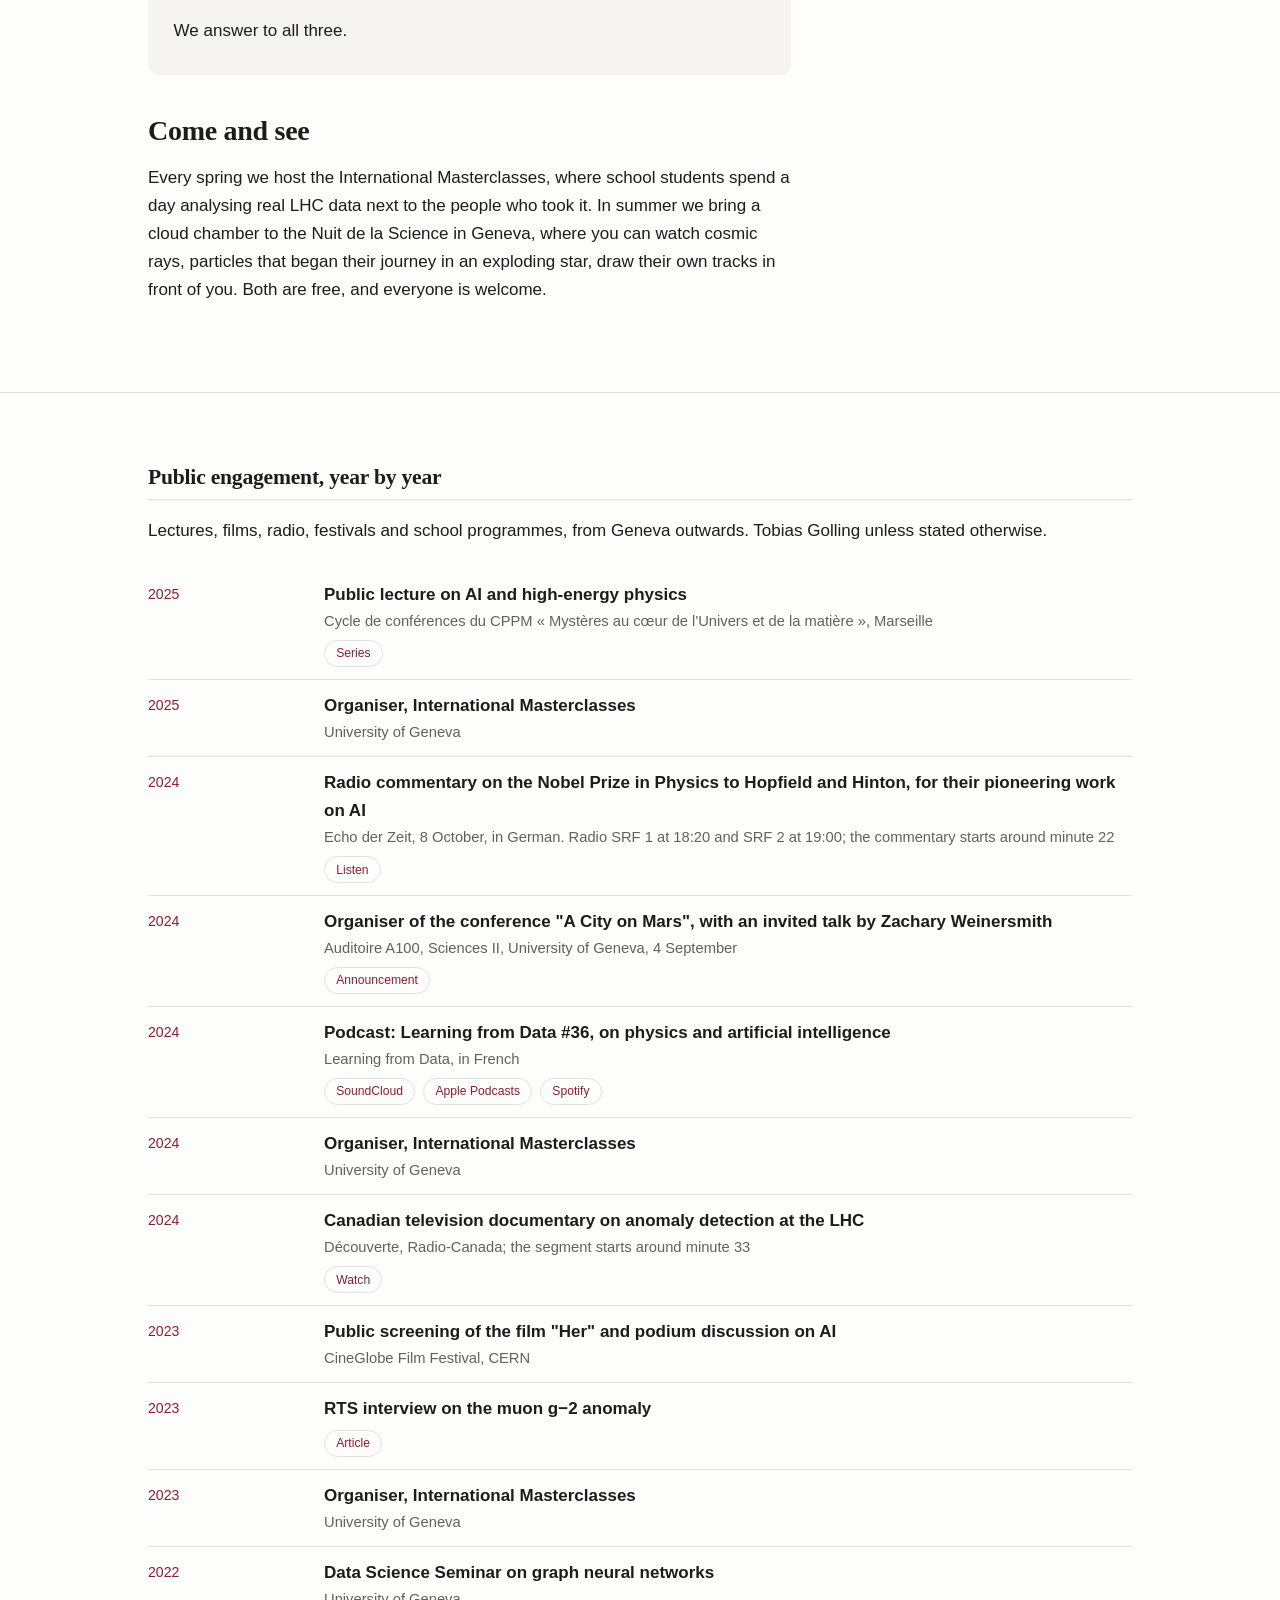
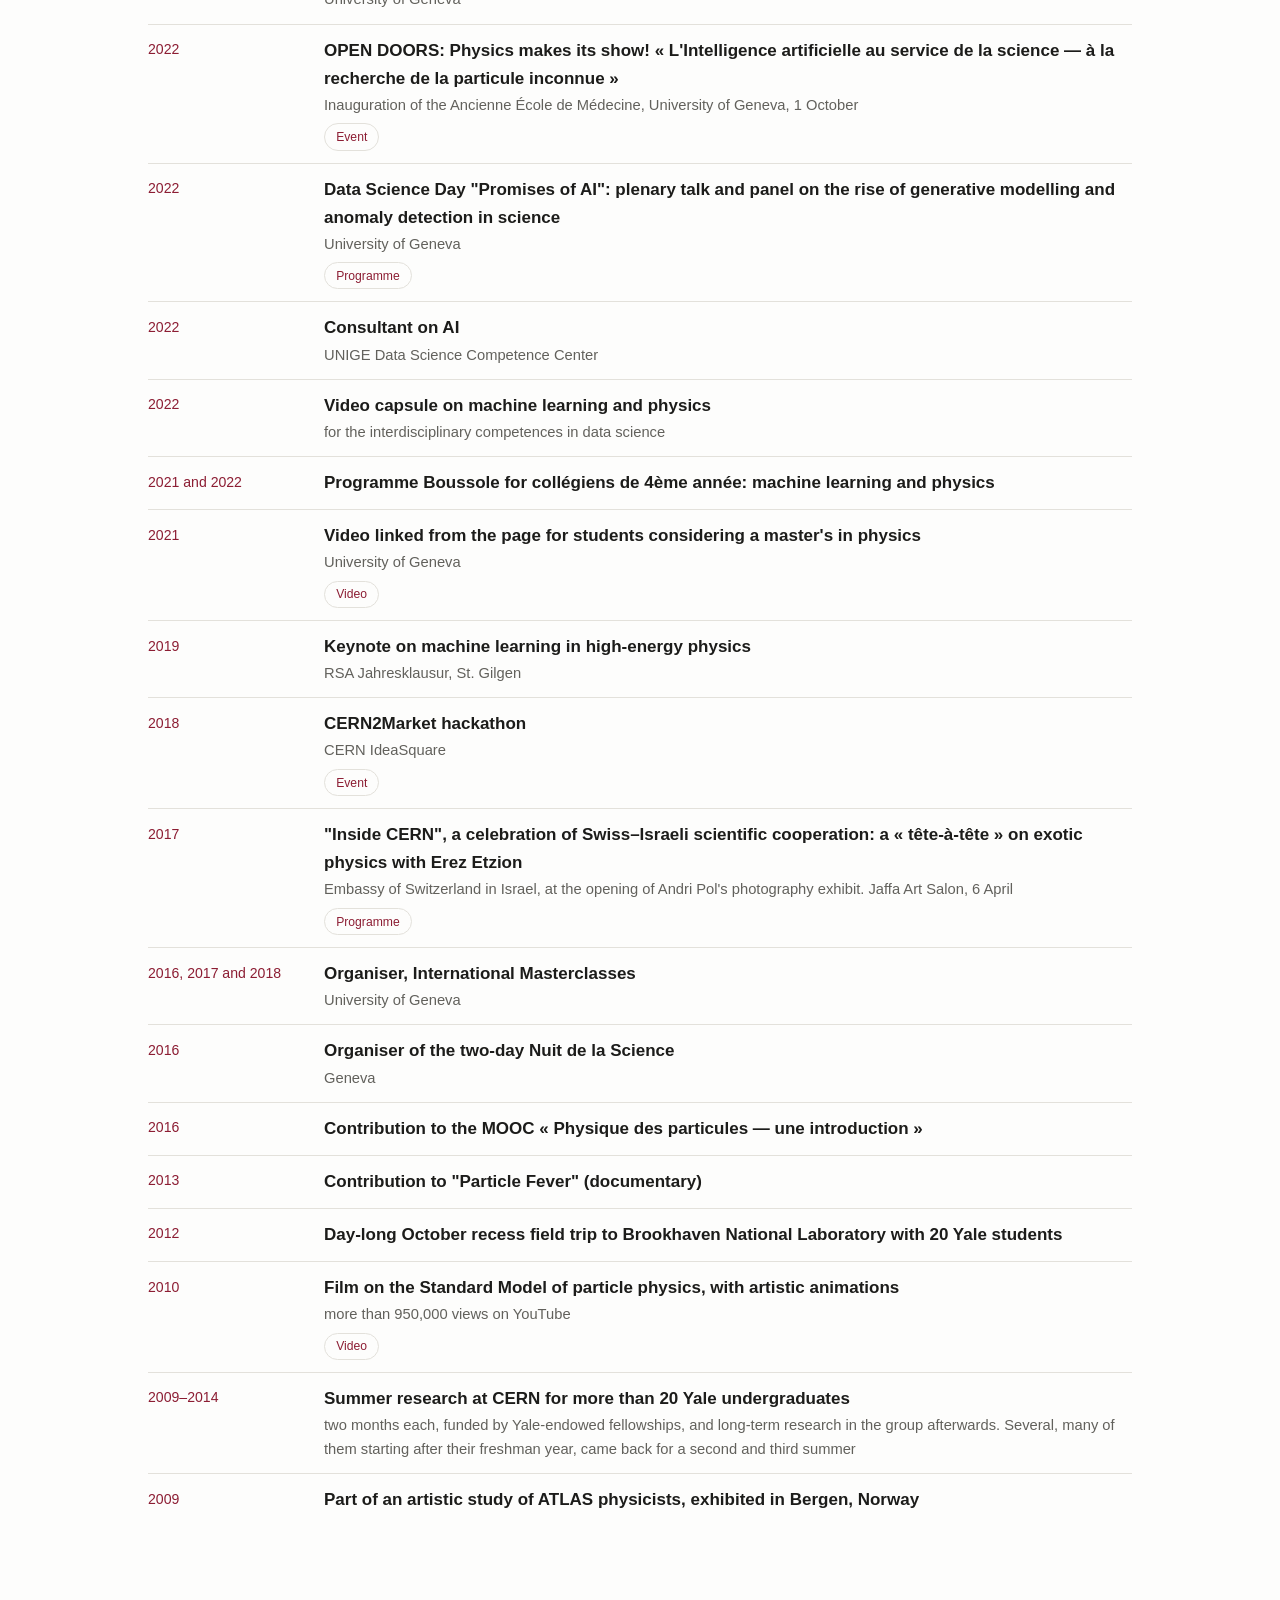
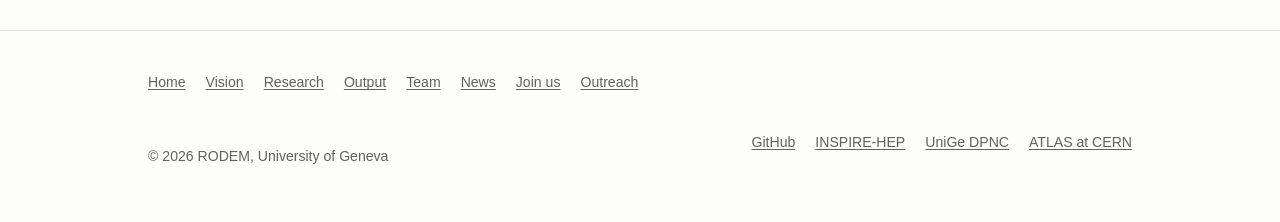
<file: outreach.html>
<!DOCTYPE html>
<html lang="en">
<head>
<meta charset="utf-8">
<meta name="viewport" content="width=device-width, initial-scale=1">
<title>Teaching machines to be surprised — outreach | RODEM, Golling Group</title>
<meta name="description" content="What we do, without the jargon: the Standard Model, why searching for new physics is hard, and how a machine learns to be surprised.">
<link rel="canonical" href="https://dpnc.unige.ch/golling/outreach.html">
<link rel="icon" href="images/logo/favicon.svg" type="image/svg+xml">
<link rel="stylesheet" href="assets/css/style.css?v=314">
<!-- Apply the saved light/dark choice before the page paints, so a visitor
     who picked dark never sees a white flash. The button that writes this
     choice lives in the header; the rest of the behaviour is in render.js. -->
<script>
  try {
    var t = localStorage.getItem("rodem-theme");
    if (t === "dark" || t === "light") document.documentElement.dataset.theme = t;
  } catch (e) {}
</script>
</head>
<body>

<a class="skip" href="#main">Skip to content</a>

<!-- ===================== HEADER (same on every page) ======================
     The menu itself is built from NAV in assets/js/content.js, so adding a
     tab is a one-line edit there — not an edit to every page.
     ==================================================================== -->
<header class="site-header">
  <div class="wrap">
    <a class="brand" href="index.html">
      <img class="brand-mark" src="images/logo/rodem-mark-small.svg" alt="" aria-hidden="true">
      <span class="brand-text">
        <span data-site-name>RODEM</span>
        <span class="brand-sub" data-site-sub>Golling Group</span>
      </span>
    </a>
    <button id="theme-toggle" type="button" aria-pressed="false" title="Switch to dark mode">
      <span class="theme-icon-light" aria-hidden="true">&#9789;</span><span class="theme-icon-dark" aria-hidden="true">&#9788;</span>
      <span class="sr-only">Switch colour theme</span>
    </button>
    <button id="nav-toggle" type="button" aria-expanded="false" aria-controls="site-nav">Menu</button>
    <nav class="site-nav" id="site-nav" aria-label="Main"></nav>
  </div>
</header>

<main id="main">

  <section class="hero" style="padding-bottom:1rem">
    <div class="wrap">
      <p class="eyebrow">Outreach</p>
      <h1>Teaching machines to be surprised</h1>
      <p class="lede">What we do here, without the jargon.</p>
    </div>
  </section>

  <section class="section">
    <div class="wrap">
      <div class="prose">
        <h2>The theory that is too good</h2>
        <p>Physics has a theory of matter called the Standard Model. It is by some distance the
           most precisely tested idea in the history of science, and in places it agrees with
           measurement to twelve decimal places. It is also definitely incomplete. It has
           nothing to say about the dark matter that makes up most of the mass of the universe,
           nothing about why there is more matter than antimatter, and nothing about gravity.
           So the theory is both extremely accurate and obviously unfinished.</p>
        <p>So something else is out there. The Large Hadron Collider was built, in large part,
           to find it. Forty million times a second it smashes protons together and watches
           what comes out. And for more than a decade, everything that has come out has looked
           exactly like the Standard Model says it should.</p>

        <h2>Searching without knowing what to look for</h2>
        <p>Here is the difficulty. The usual way to search is to write down a specific guess:
           a particular new particle, with a particular mass, decaying in a particular way.
           You then ask the data whether that exact thing is there. It works beautifully, and
           physicists have done it thousands of times. But it can only ever find what somebody
           thought to look for first.</p>
        <p class="pull">It is a needle in a haystack, except that nobody has told you what the
           needle looks like.</p>

        <h2>Looking for anything that does not fit</h2>
        <p>So the group tries something else. Show a machine a few million perfectly ordinary
           collisions, without telling it anything about what it is seeing, and it will learn
           on its own what ordinary looks like, in the way you come to know the sound of your
           own house well enough to wake up when it changes.</p>
        <p>Then show it new data and ask a different question. Not &ldquo;is the particle I
           described in here?&rdquo; but &ldquo;is there anything in here that does not
           belong?&rdquo;</p>
        <p>That is the whole idea: teaching machines to be surprised.</p>

        <h2>The unexpected, systematically</h2>
        <p>There is a catch, and it is the interesting part. Look at enough data and something
           will always look strange, for the same reason somebody wins the lottery every week
           even though nobody is cheating. Ask a thousand questions and roughly one in a
           thousand will come back odd by pure accident.</p>
        <p>This is why physics has such a demanding standard for what counts as a discovery,
           called five sigma: the result has to be so unlikely to be a fluke, about one in
           three and a half million, that the field is willing to stake its reputation on it.
           Run a thousand searches instead of one and the bar has to rise accordingly. Getting
           that arithmetic right, so that searching more widely does not mean raising more
           false alarms, is a surprisingly large part of the work.</p>
      </div>

      <figure class="band" style="margin:2.5rem 0">
        <img src="images/hero/atlas-event.jpg" width="1600" height="1057"
             alt="An ATLAS collision event display, showing the tracks and energy deposits left by a single proton-proton collision."
             loading="lazy">
        <figcaption>One collision, reconstructed. ATLAS candidate event <i>pp</i>&nbsp;&rarr;&nbsp;<i>H</i>(&rarr;<i>bb</i>) + <i>W</i>(&rarr;<i>&micro;&nu;</i>), Run 338712, Event 335908183. ATLAS Experiment &copy; 2017 CERN.</figcaption>
      </figure>

      <div class="prose">
        <h2>Every collision leaves a trace</h2>
        <p>None of this would be possible without the detector: seven thousand tonnes of
           instrument wrapped around the point where the protons meet, built so that nothing
           crosses it without leaving a mark. A particle that lives for a trillionth of a
           second still leaves a trace, and from those traces we reconstruct what happened. We
           help build that machine too: the innermost layers, closest to the collision, where
           the tracks are densest and the radiation is worst.</p>

        <h2>So what does RODEM stand for?</h2>
        <div class="backronyms">
          <p>Honestly? A research project that ended in 2024. But people keep asking, so take
             your pick:</p>
          <ul>
            <li><strong>R</strong>obust, <strong>O</strong>pen, <strong>D</strong>ata-driven
                <strong>E</strong>xploration of <strong>M</strong>atter.</li>
            <li><strong>R</strong>easoning <strong>O</strong>ver <strong>D</strong>ata to
                <strong>E</strong>xplore <strong>M</strong>atter.</li>
            <li><strong>R</strong>obust <strong>D</strong>eep D<strong>e</strong>nsity
                <strong>M</strong>odels: the original, and the only one that is strictly
                true.</li>
          </ul>
          <p>We answer to all three.</p>
        </div>

        <h2>Come and see</h2>
        <p>Every spring we host the International Masterclasses, where school students spend a
           day analysing real LHC data next to the people who took it. In summer we bring a
           cloud chamber to the Nuit de la Science in Geneva, where you can watch cosmic rays,
           particles that began their journey in an exploding star, draw their own tracks in
           front of you. Both are free, and everyone is welcome.</p>
      </div>
    </div>
  </section>

  <section class="section">
    <div class="wrap">
      <h2 class="pub-cat-title">Public engagement, year by year</h2>
      <p class="lede" style="margin-bottom:1.5rem">Lectures, films, radio, festivals and school
         programmes, from Geneva outwards. Tobias Golling unless stated otherwise.</p>
      <!-- Built from OUTREACH in assets/js/content.js -->
      <div id="outreach-root" class="cv-section"></div>
    </div>
  </section>

</main>

<footer class="site-footer">
  <div class="wrap">
    <!-- Static links to every page. The header menu is built by JavaScript
         from NAV in content.js, so anything that does not run scripts — some
         search-engine crawlers, link previews — would otherwise see no route
         from one page to the next. These plain hrefs are that route.
         Keep them in step with NAV. -->
    <nav class="footer-sitemap" aria-label="All pages">
      <a href="index.html">Home</a>
      <a href="vision.html">Vision</a>
      <a href="research.html">Research</a>
      <a href="output.html">Output</a>
      <a href="index.html#team">Team</a>
      <a href="news.html">News</a>
      <a href="join.html">Join us</a>
      <a href="outreach.html">Outreach</a>
    </nav>
    <p>&copy; <span id="footer-year"></span> <span data-site-name></span>, University of Geneva</p>
    <div class="footer-links" id="footer-links"></div>
  </div>
</footer>

<script src="assets/js/content.js?v=314"></script>
<script src="assets/js/render.js?v=314"></script>
</body>
</html>
</file>
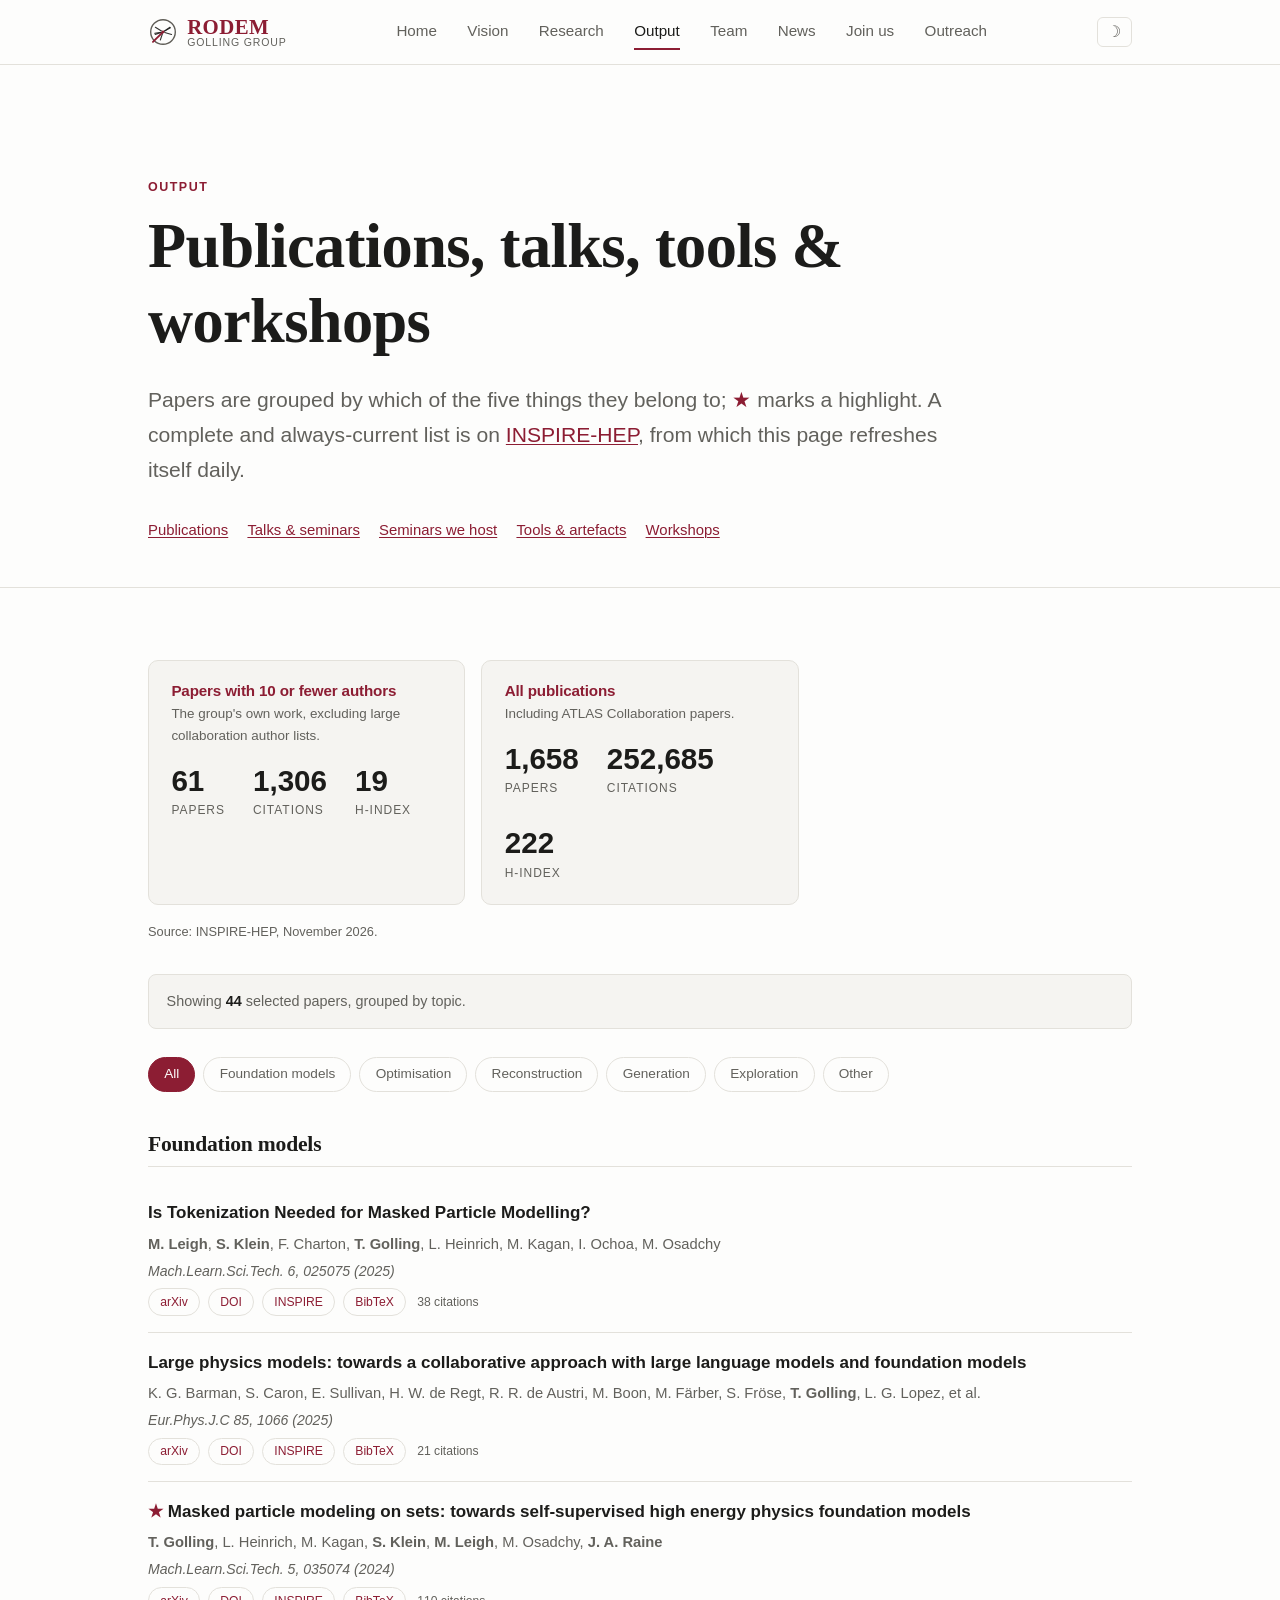
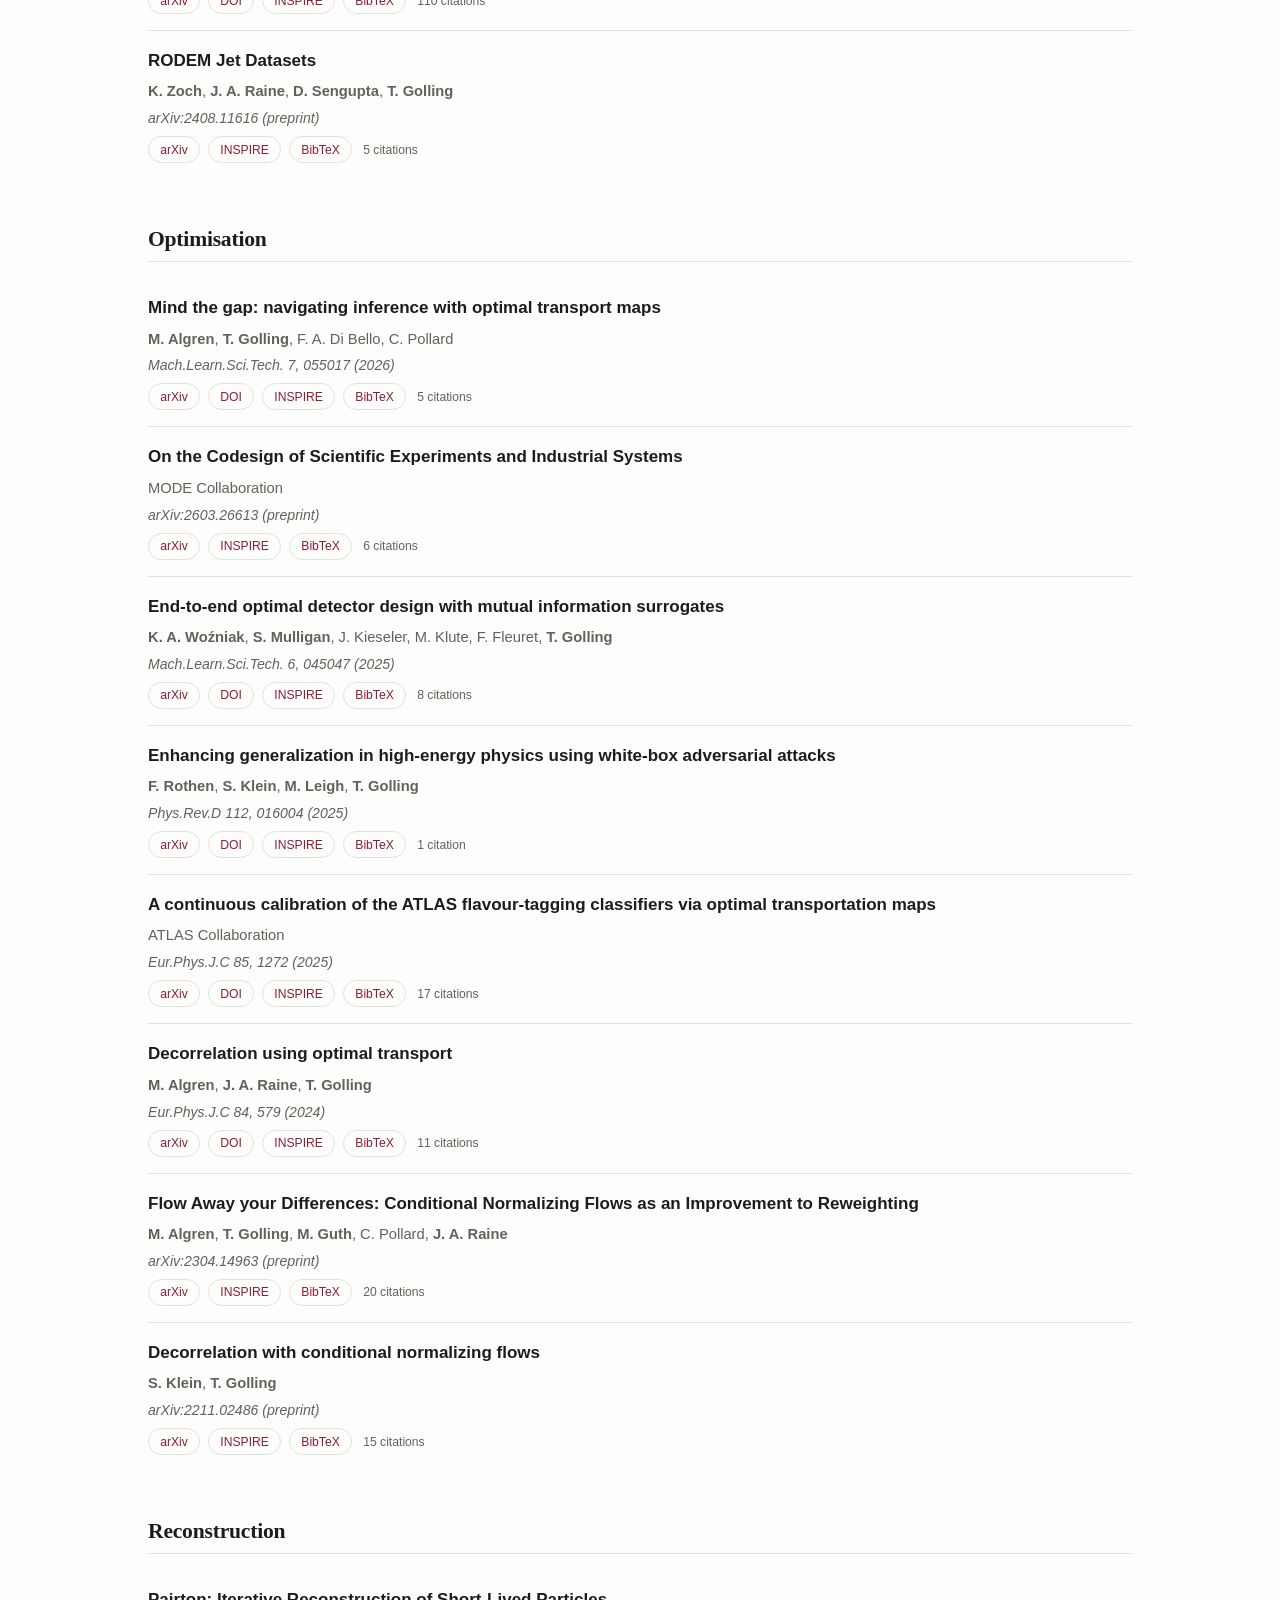
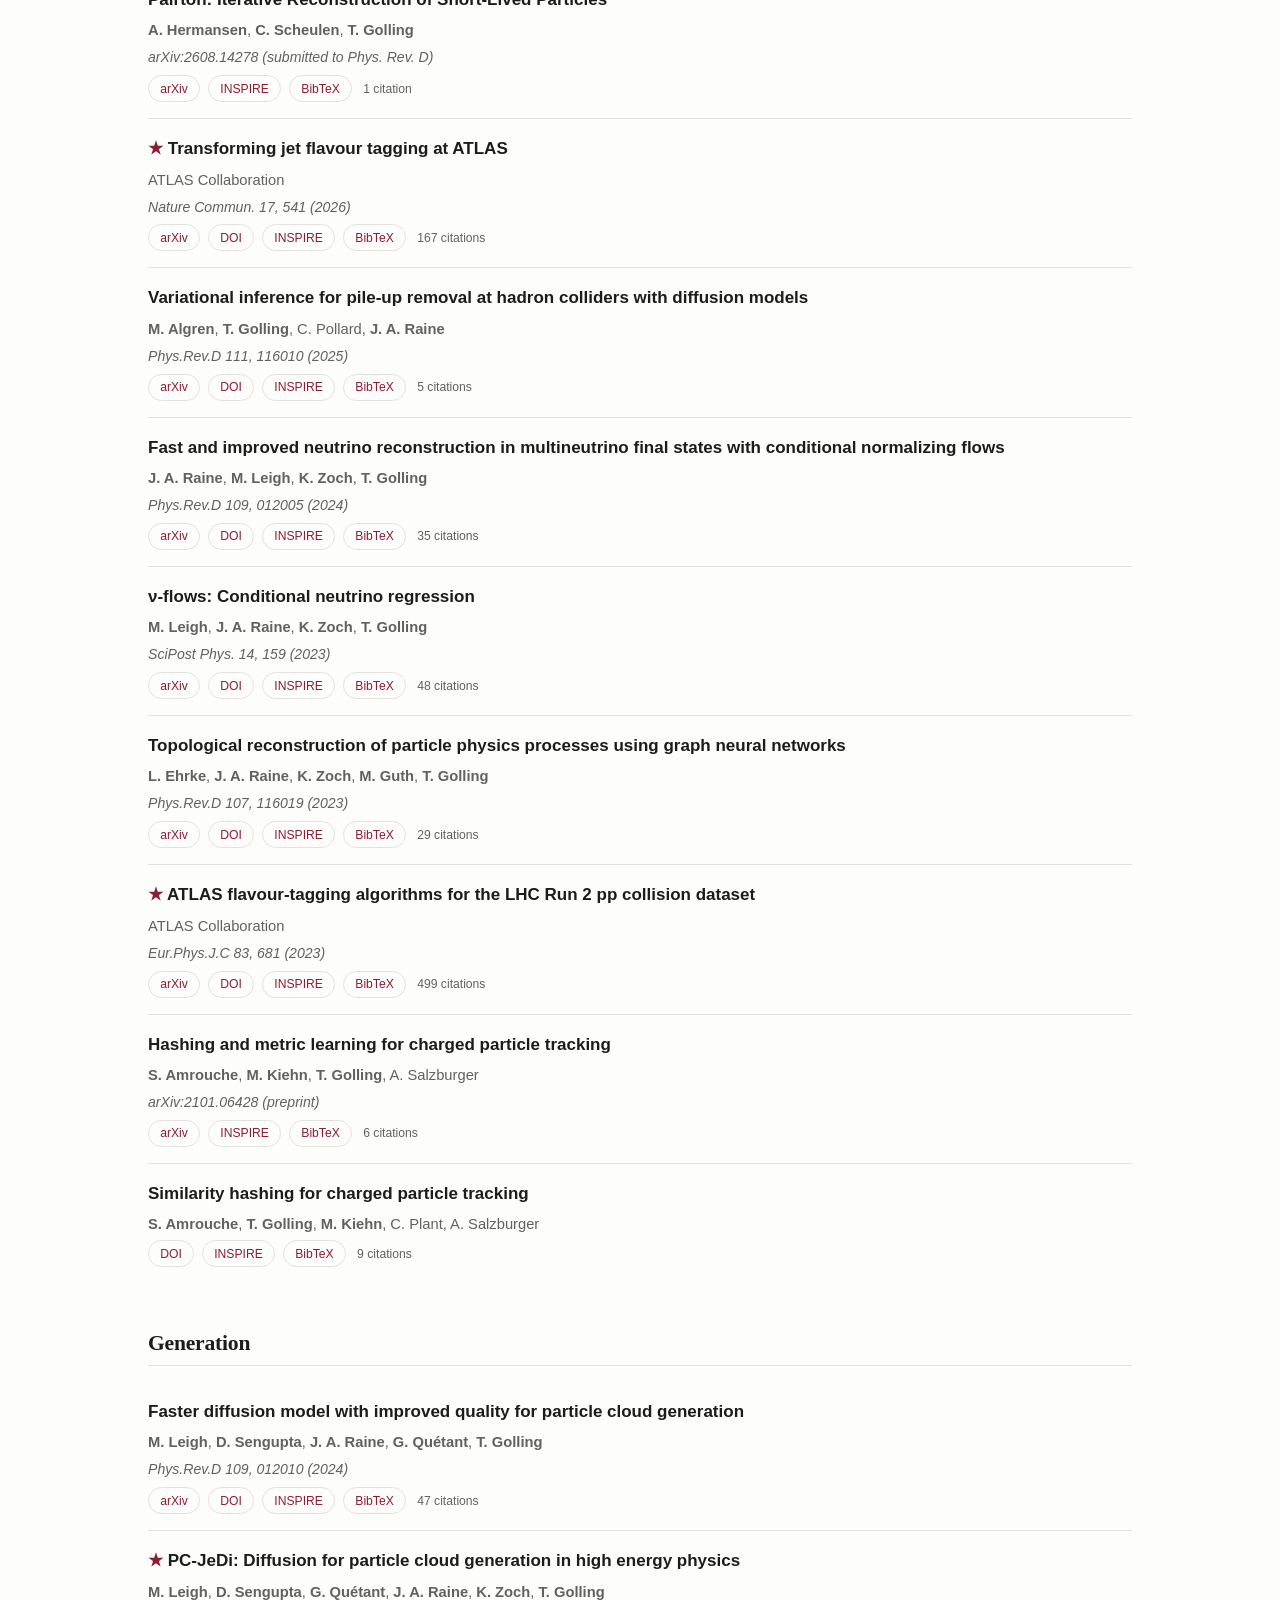
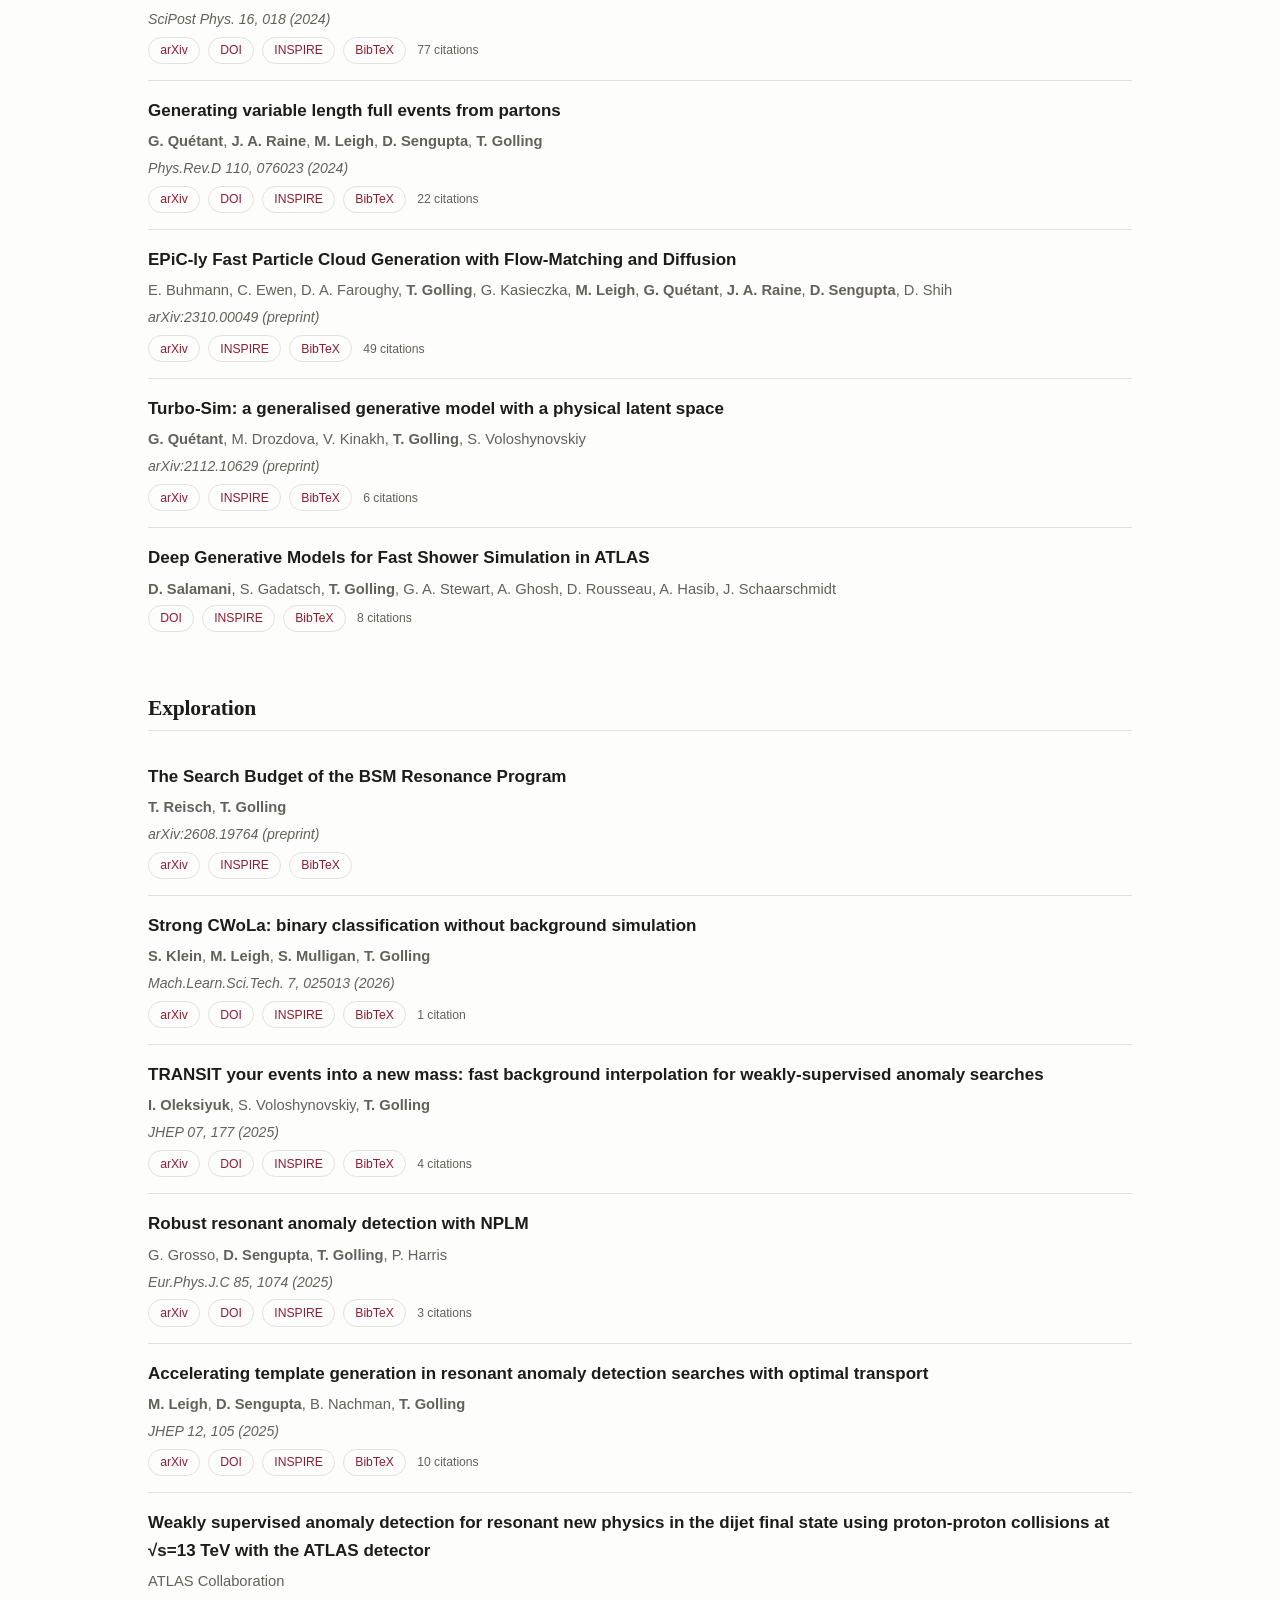
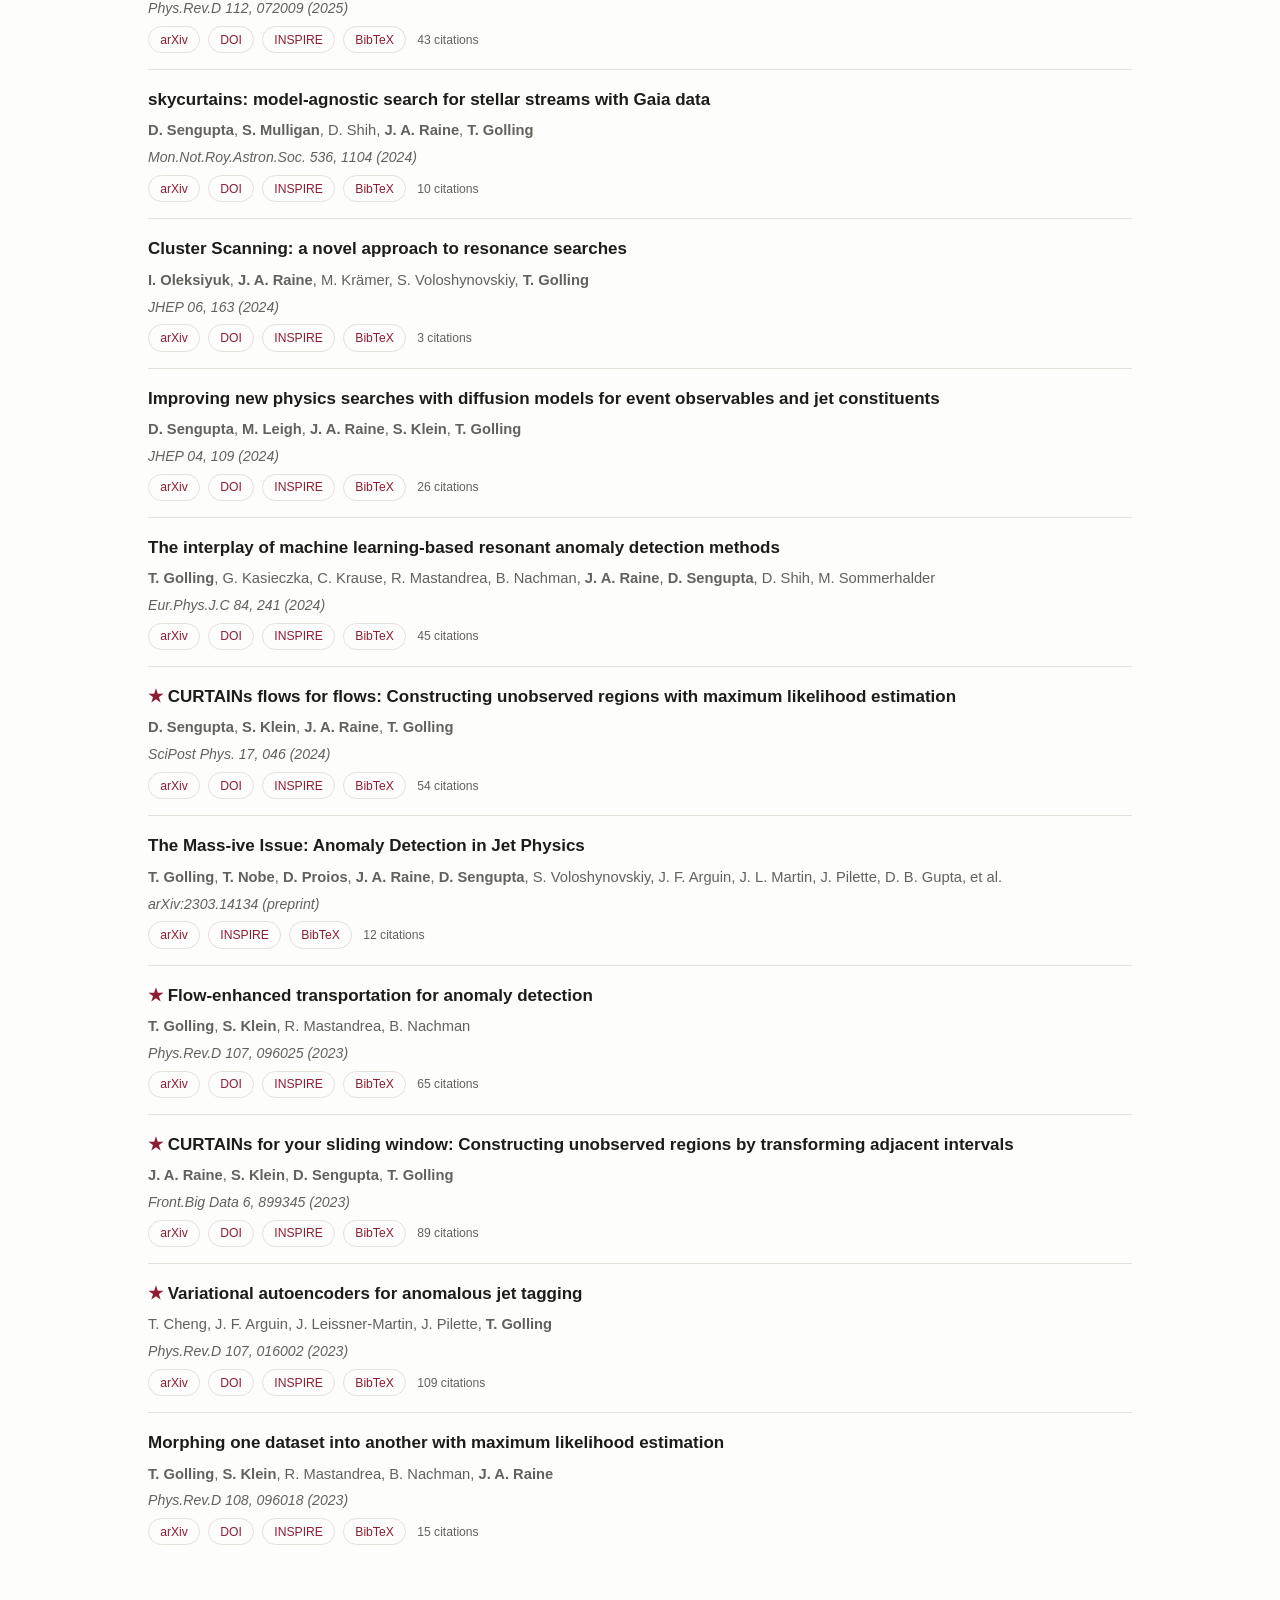
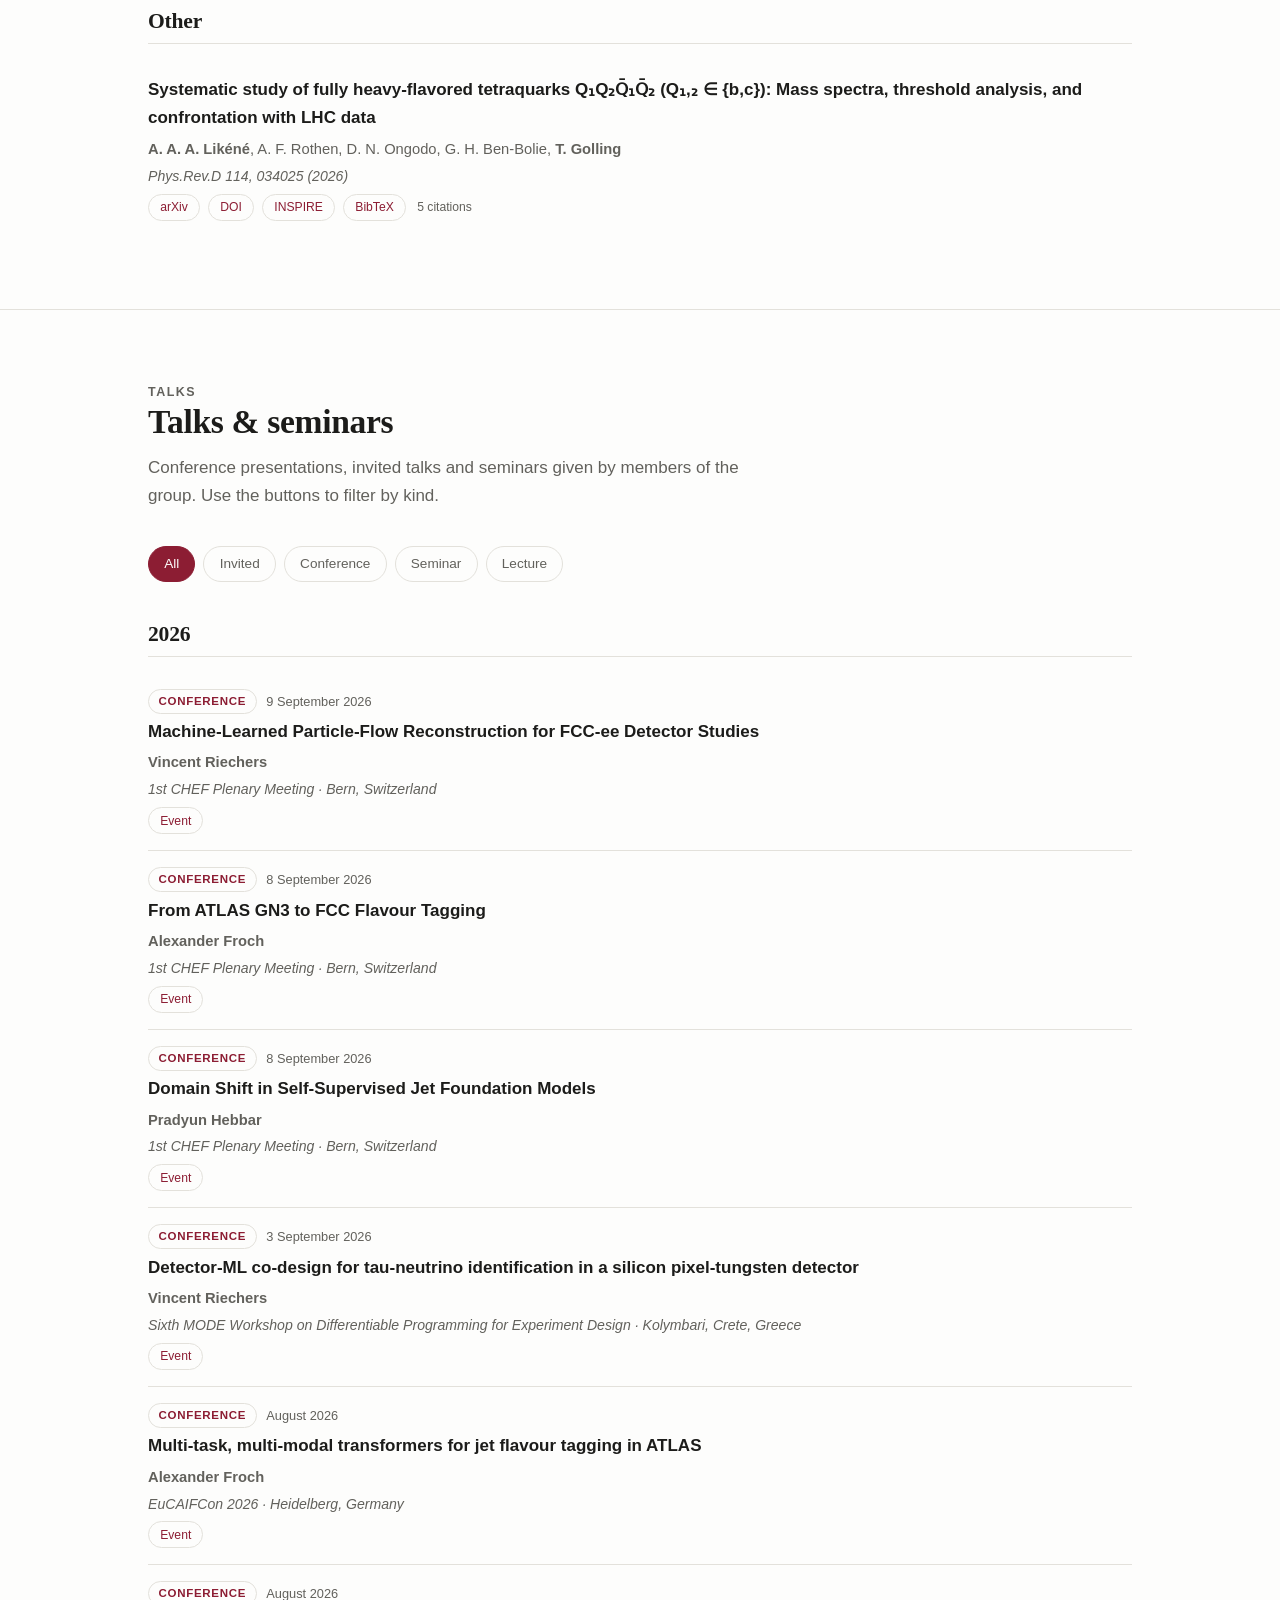
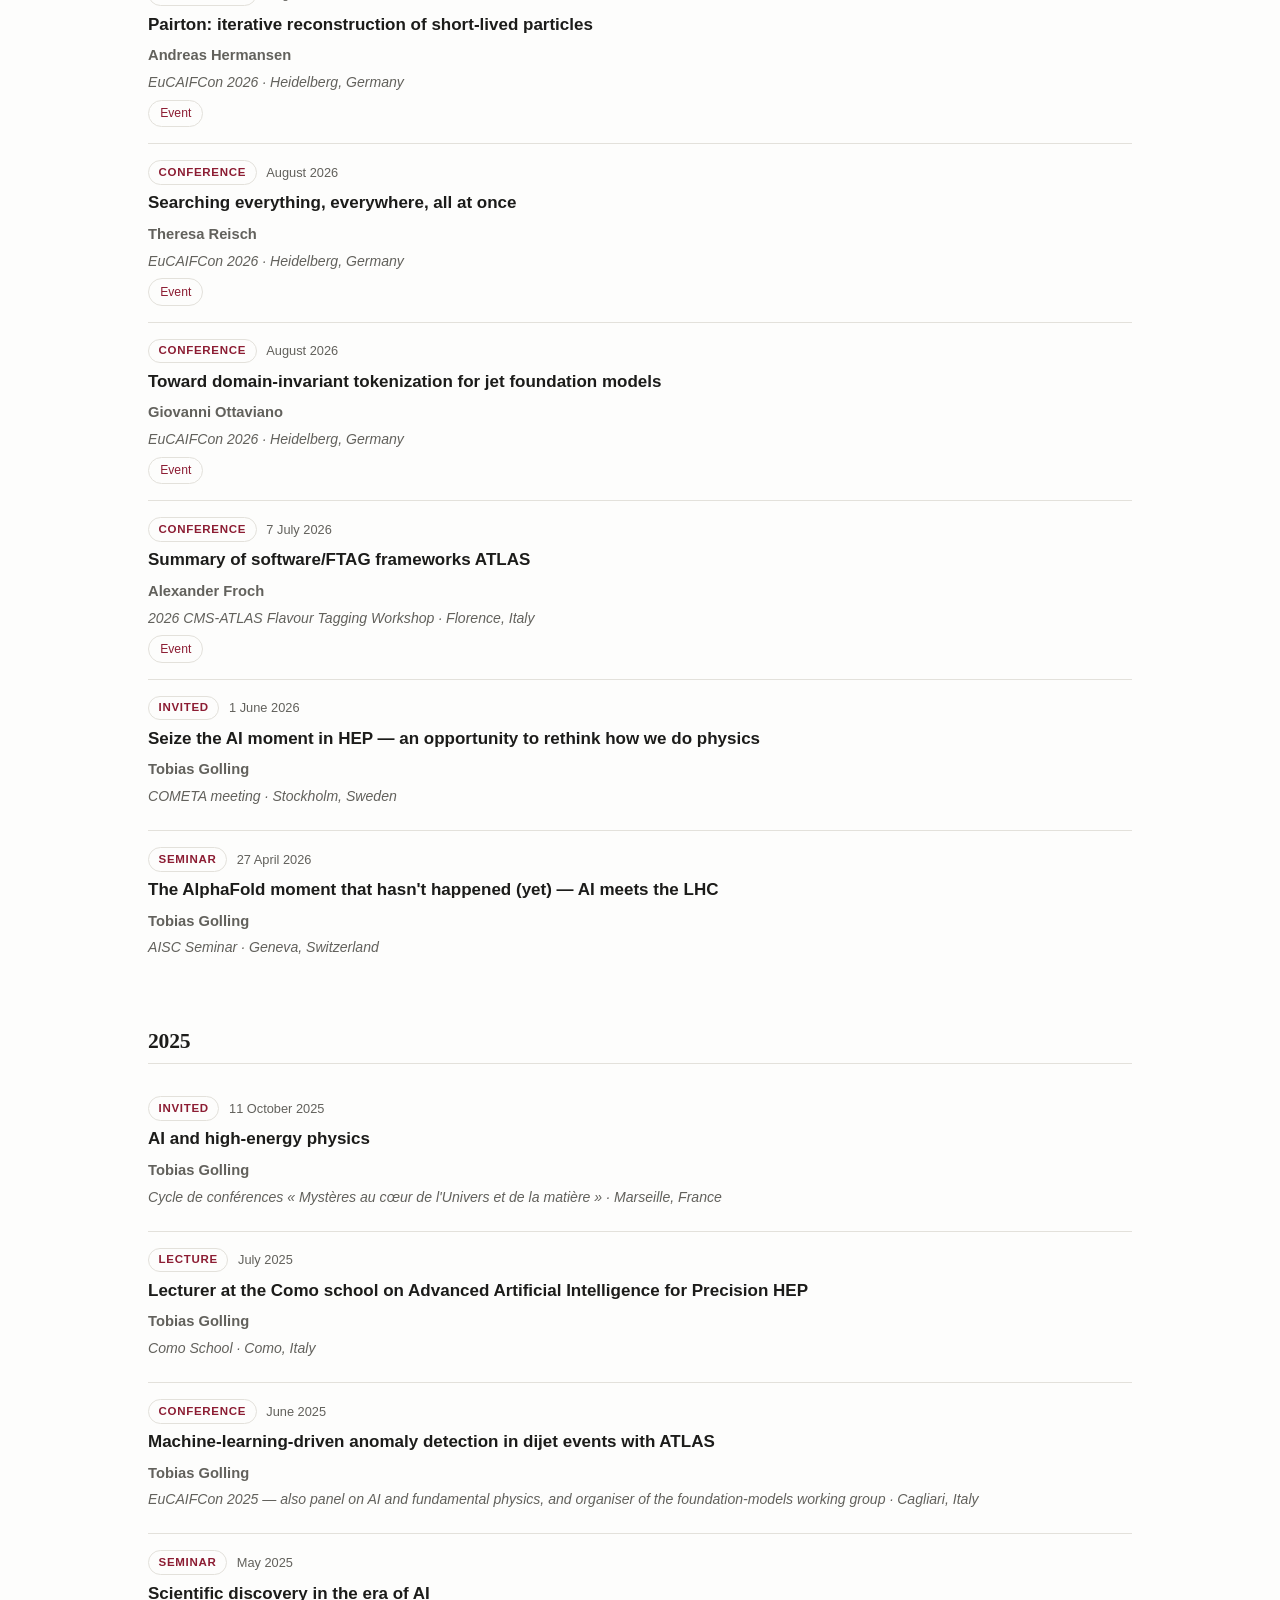
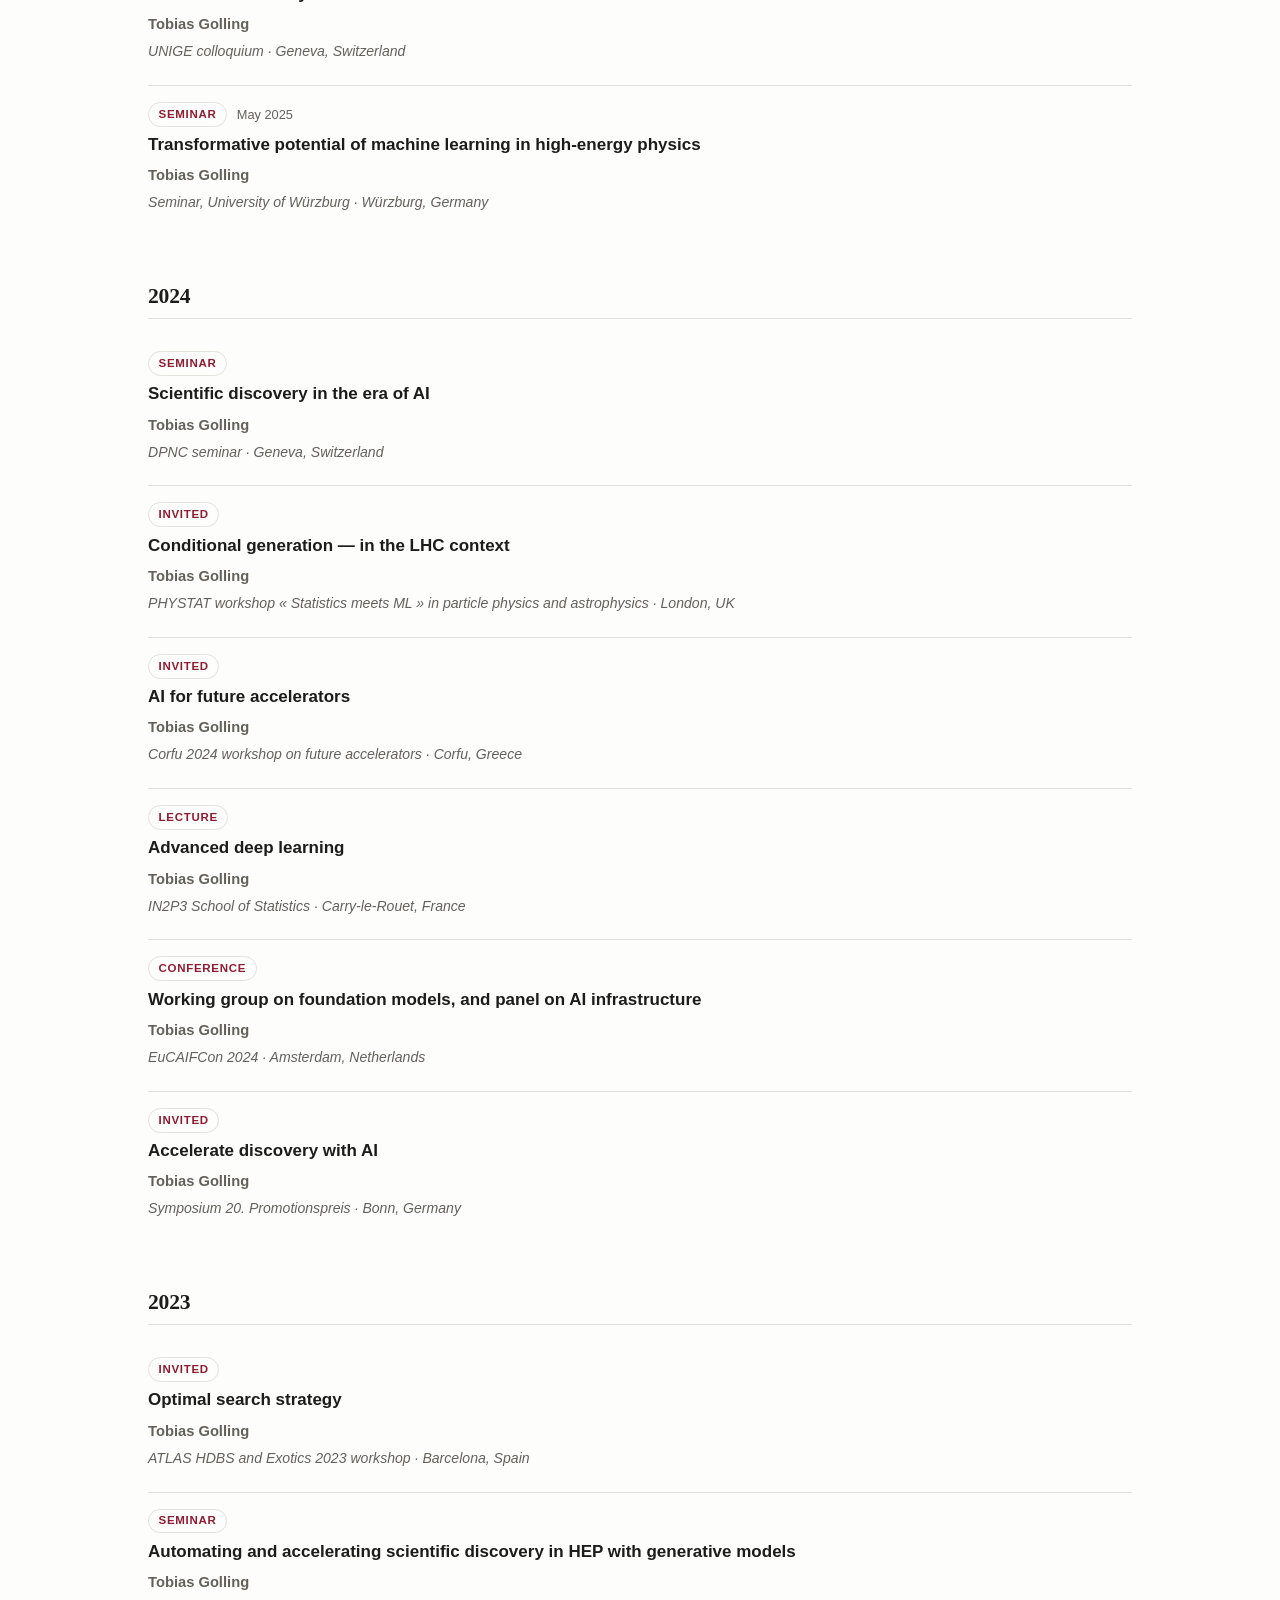
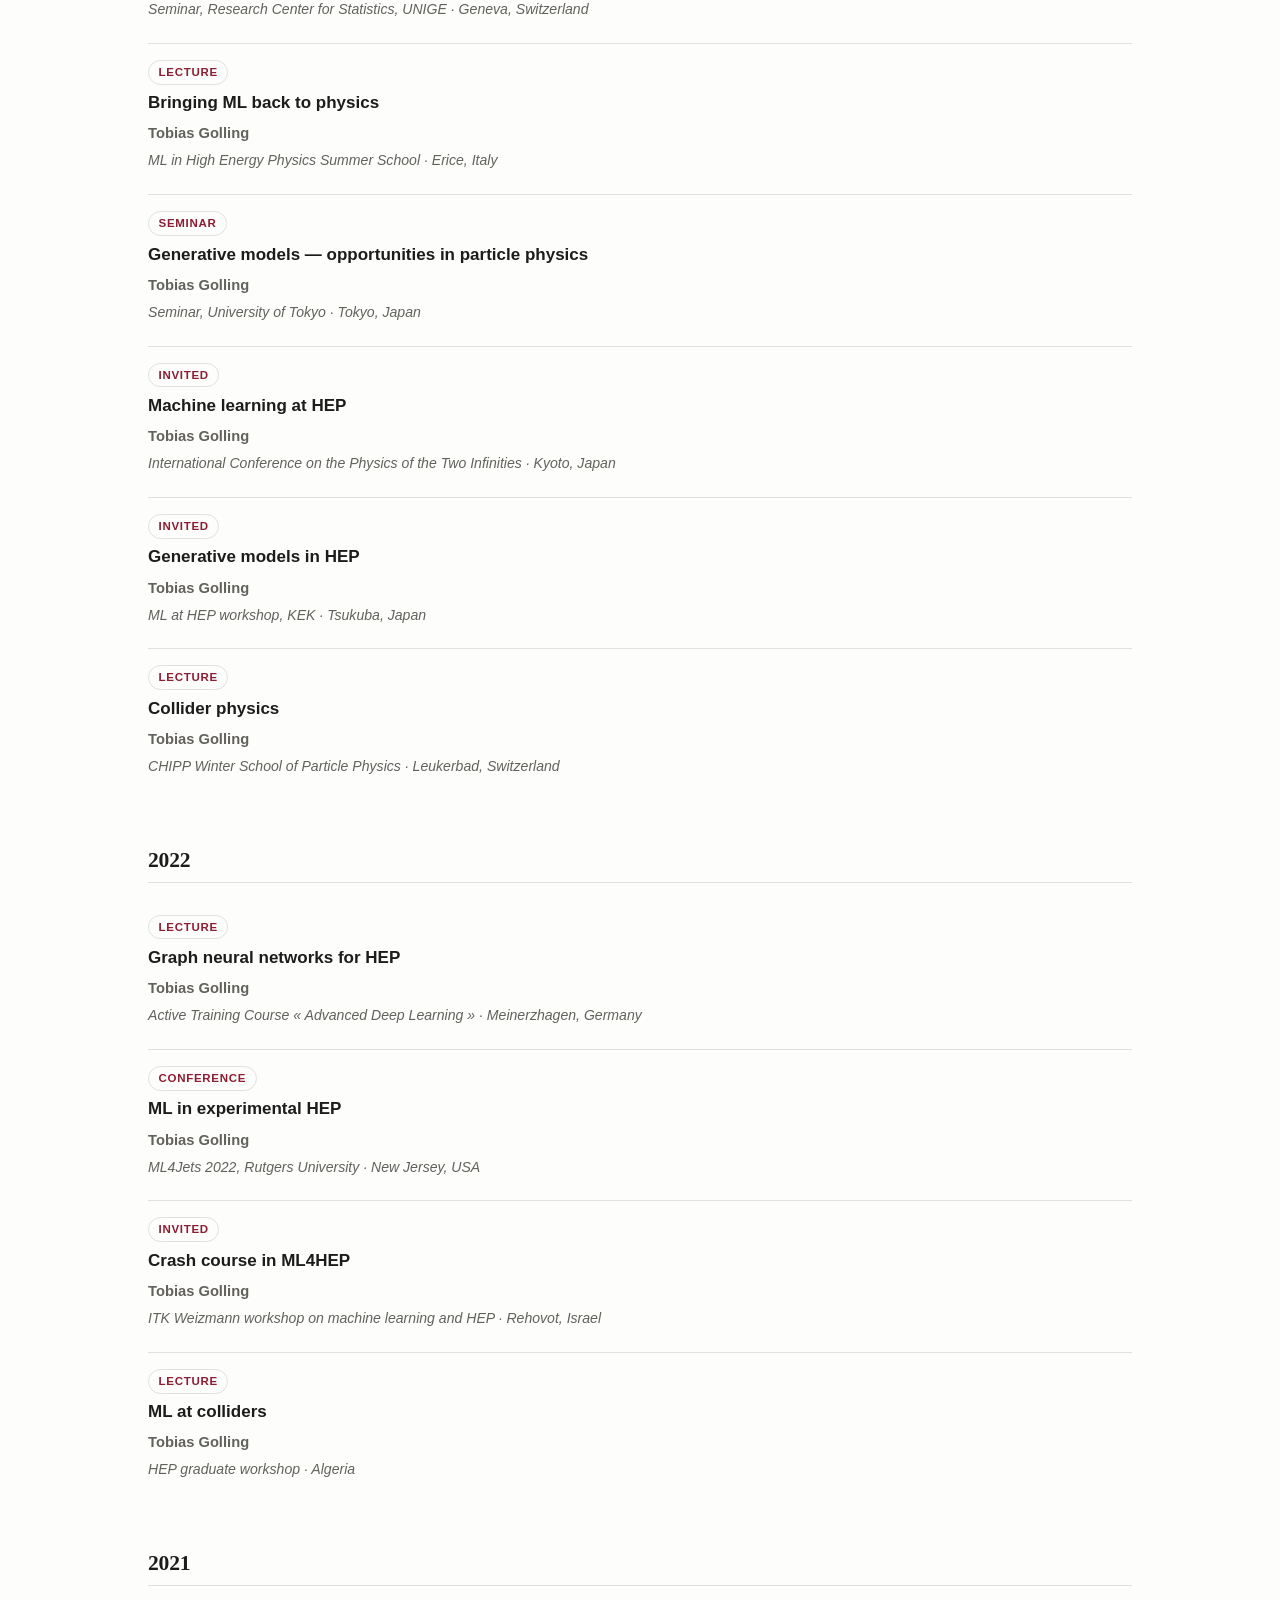
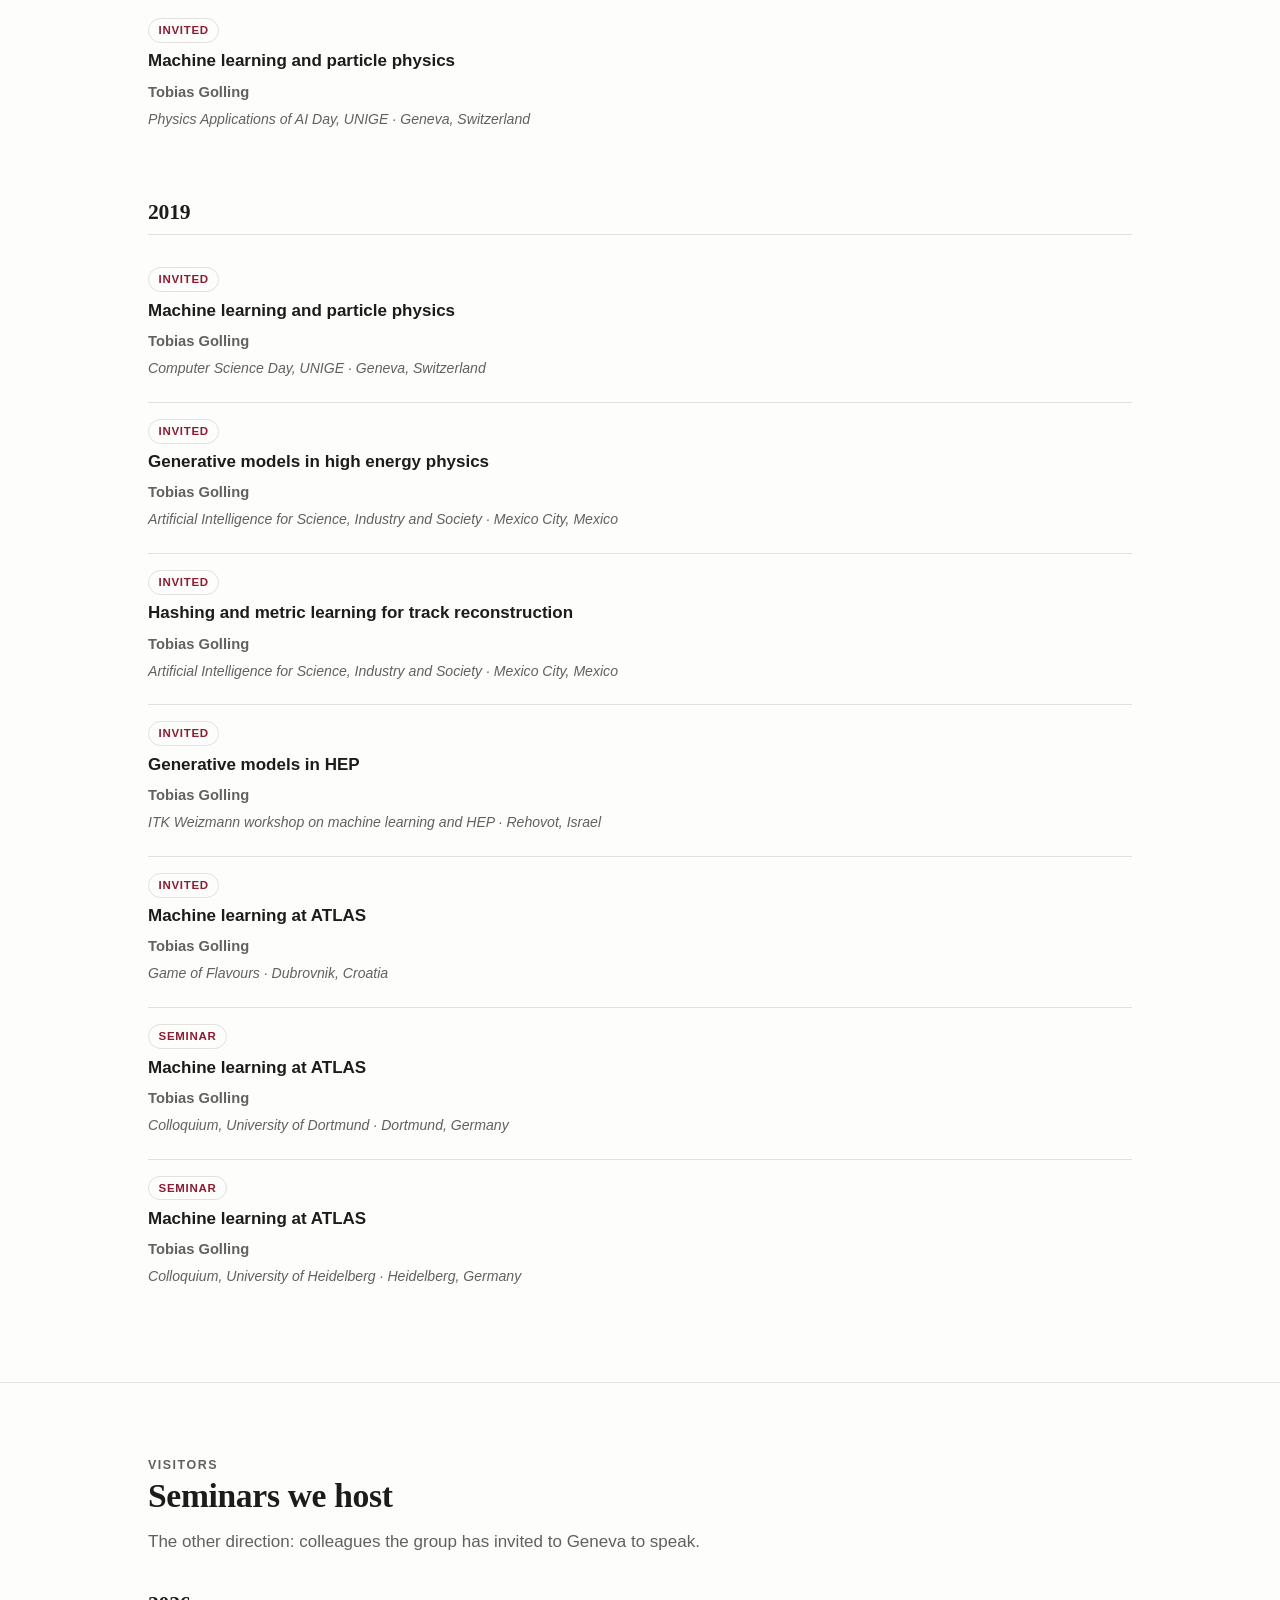
<file: publications.html>
<!DOCTYPE html>
<html lang="en">
<head>
<meta charset="utf-8">
<!-- Publications and talks were merged into one Output page. This stub keeps
     existing links, bookmarks and search-engine results working. -->
<title>Moved &mdash; see Output</title>
<link rel="canonical" href="https://dpnc.unige.ch/golling/output.html">
<meta http-equiv="refresh" content="0; url=output.html#publications">
</head>
<body>
<p>This page has moved to <a href="output.html#publications">Output</a>.</p>
<script>location.replace("output.html#publications");</script>
</body>
</html>
</file>
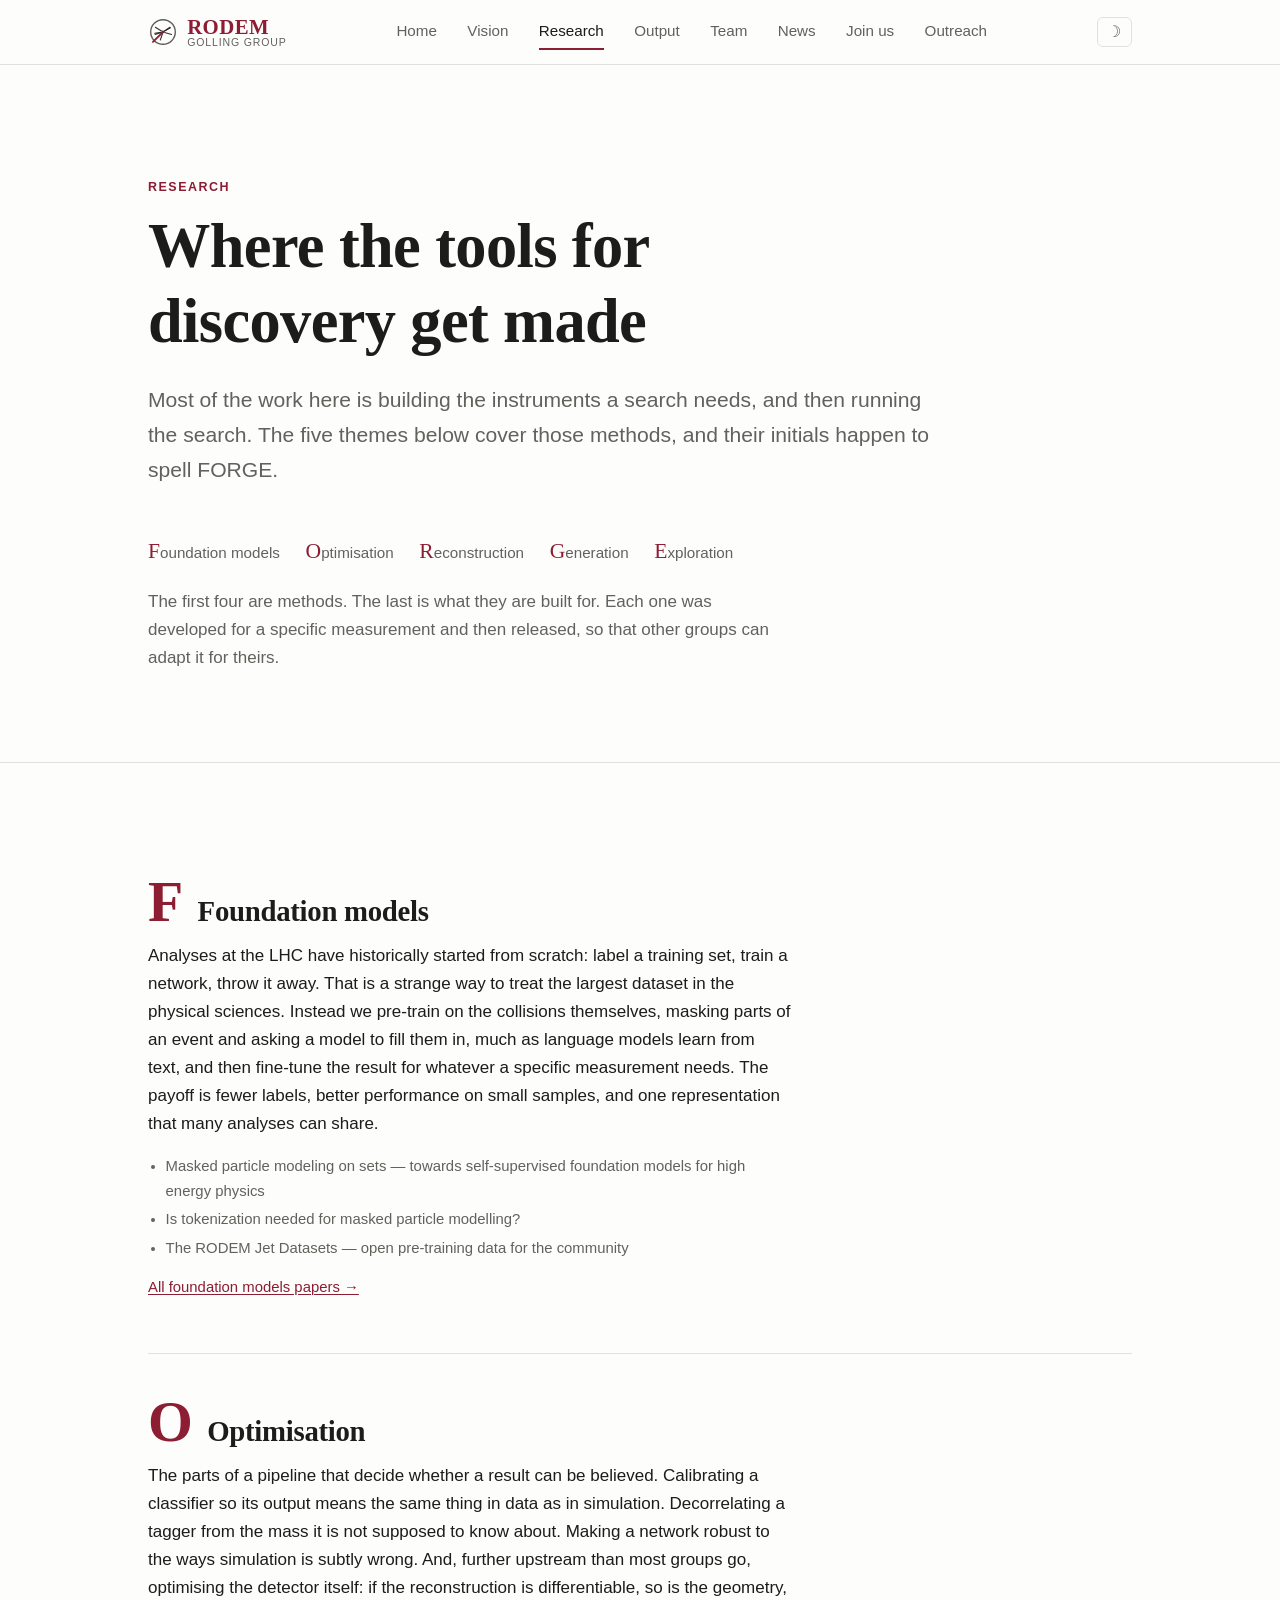
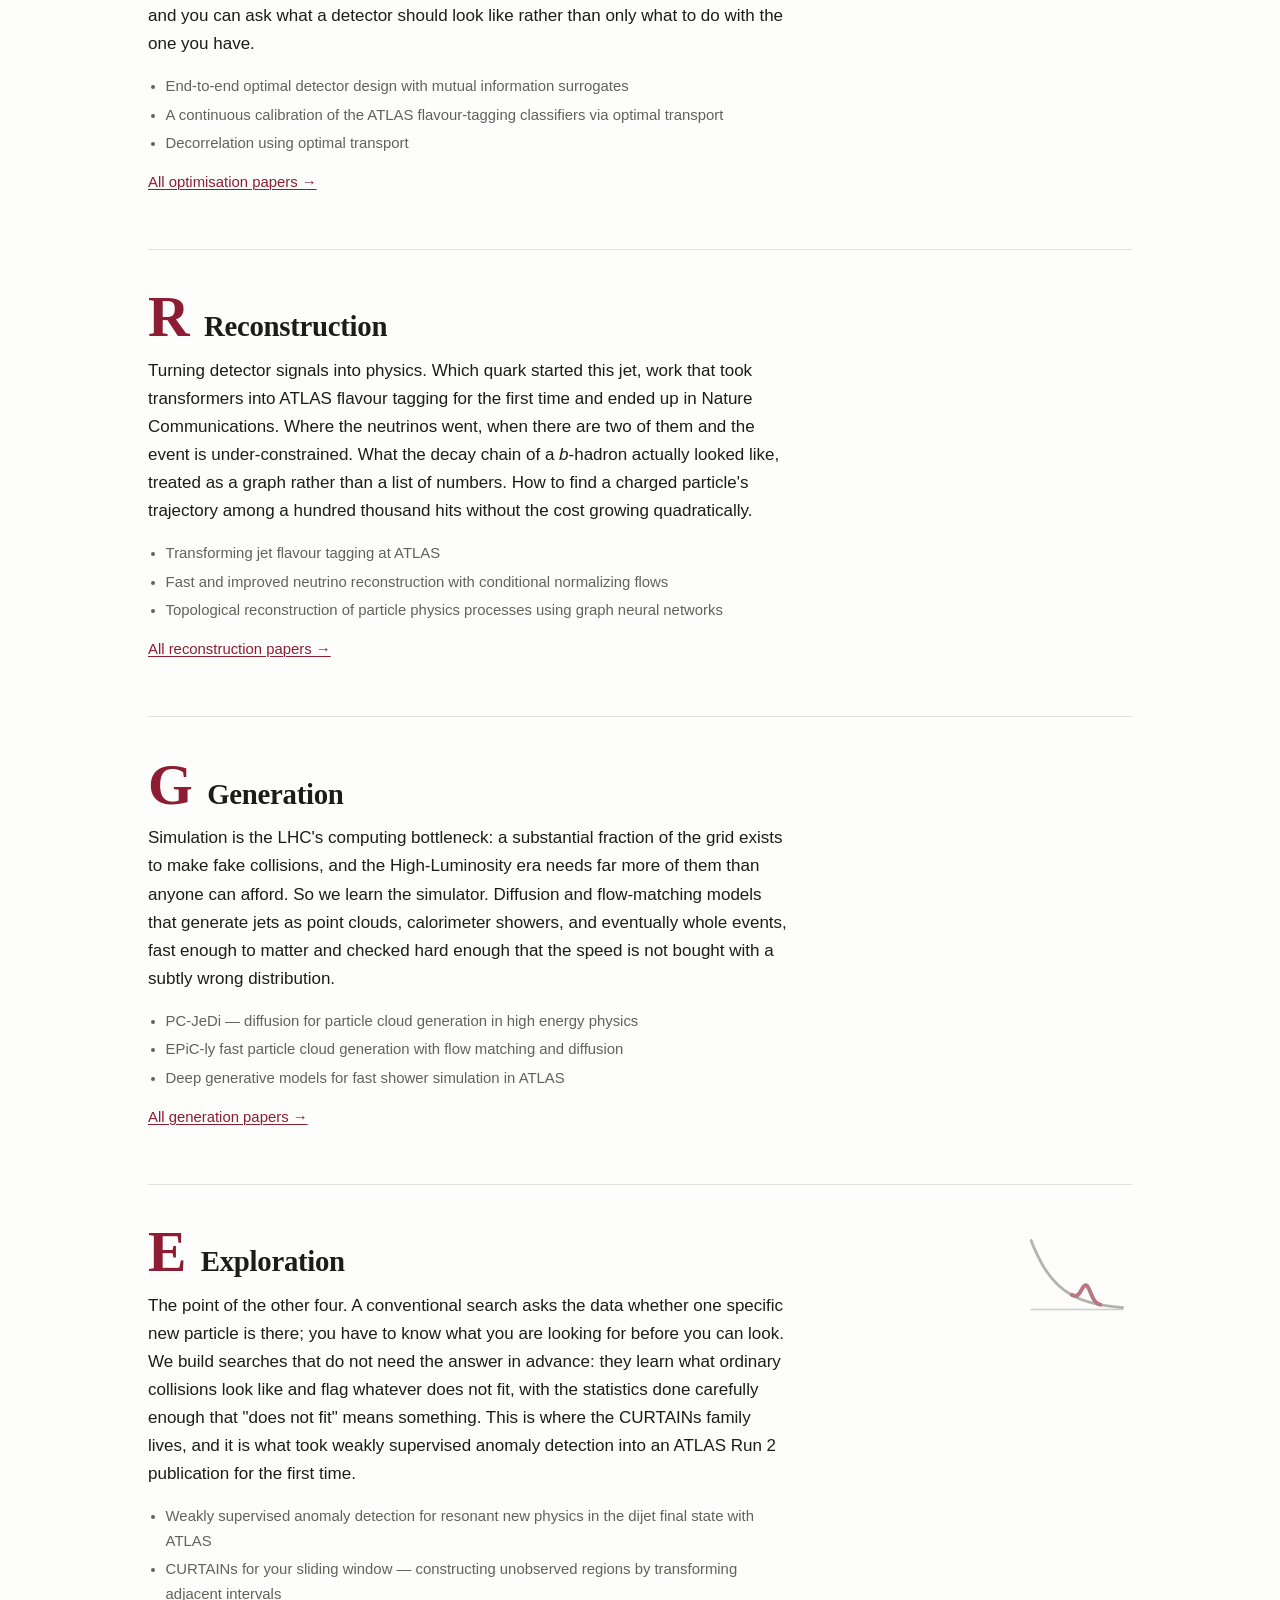
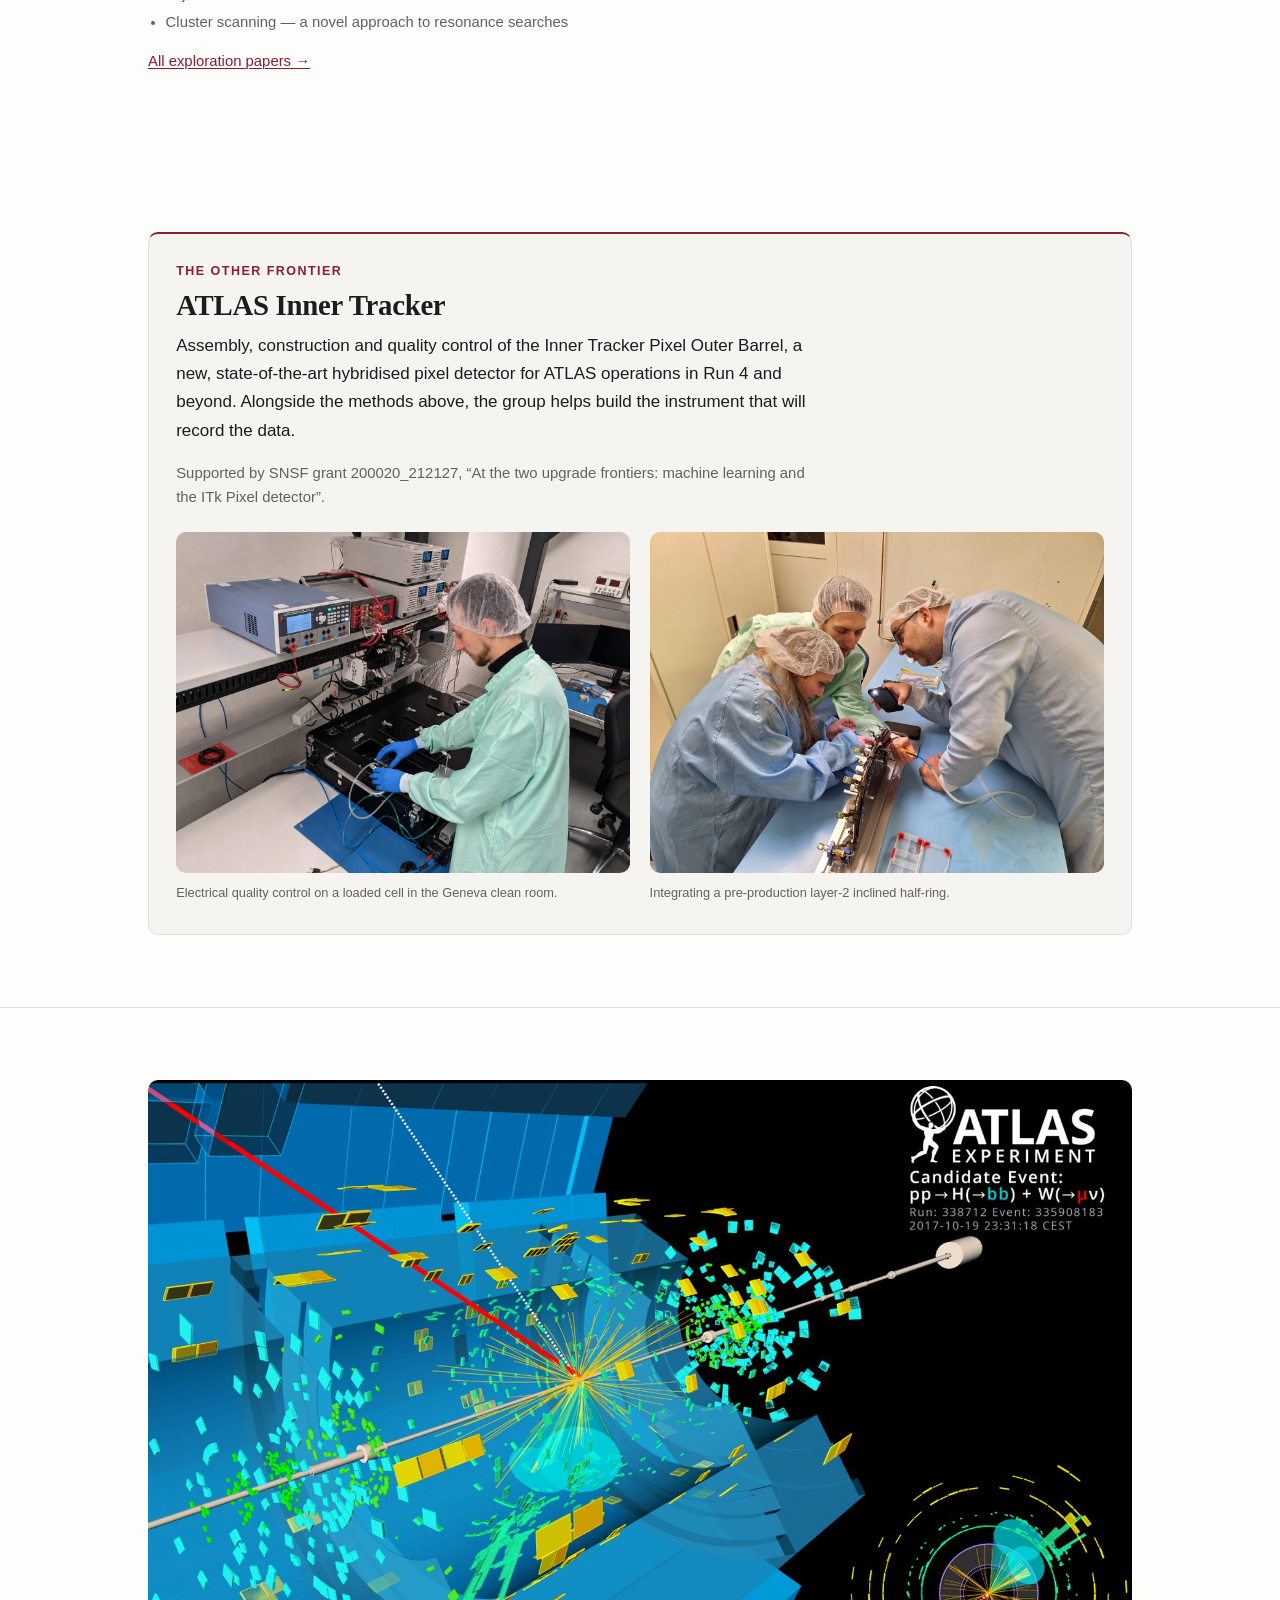
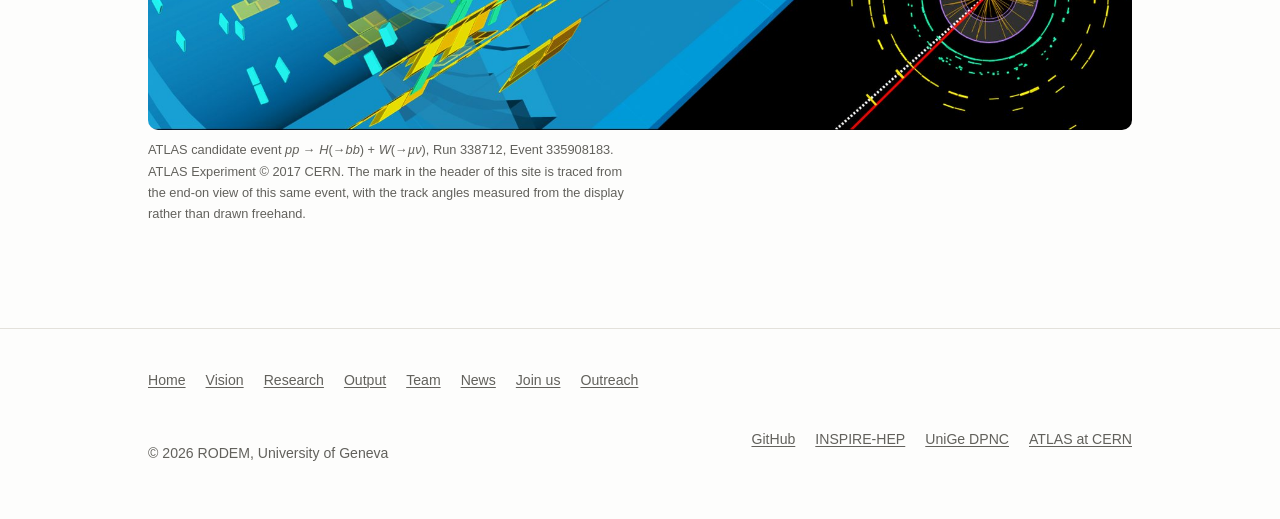
<file: research.html>
<!DOCTYPE html>
<html lang="en">
<head>
<meta charset="utf-8">
<meta name="viewport" content="width=device-width, initial-scale=1">
<title>Research — FORGE | RODEM, Golling Group</title>
<meta name="description" content="Foundation models, optimisation, reconstruction, generation and exploration: the methods the RODEM group builds, the papers behind each, and the group's work on the ATLAS Inner Tracker.">
<link rel="canonical" href="https://dpnc.unige.ch/golling/research.html">
<link rel="icon" href="images/logo/favicon.svg" type="image/svg+xml">
<link rel="stylesheet" href="assets/css/style.css?v=314">
<!-- Apply the saved light/dark choice before the page paints, so a visitor
     who picked dark never sees a white flash. The button that writes this
     choice lives in the header; the rest of the behaviour is in render.js. -->
<script>
  try {
    var t = localStorage.getItem("rodem-theme");
    if (t === "dark" || t === "light") document.documentElement.dataset.theme = t;
  } catch (e) {}
</script>
</head>
<body>

<a class="skip" href="#main">Skip to content</a>

<!-- ===================== HEADER (same on every page) ======================
     The menu itself is built from NAV in assets/js/content.js, so adding a
     tab is a one-line edit there — not an edit to every page.
     ==================================================================== -->
<header class="site-header">
  <div class="wrap">
    <a class="brand" href="index.html">
      <img class="brand-mark" src="images/logo/rodem-mark-small.svg" alt="" aria-hidden="true">
      <span class="brand-text">
        <span data-site-name>RODEM</span>
        <span class="brand-sub" data-site-sub>Golling Group</span>
      </span>
    </a>
    <button id="theme-toggle" type="button" aria-pressed="false" title="Switch to dark mode">
      <span class="theme-icon-light" aria-hidden="true">&#9789;</span><span class="theme-icon-dark" aria-hidden="true">&#9788;</span>
      <span class="sr-only">Switch colour theme</span>
    </button>
    <button id="nav-toggle" type="button" aria-expanded="false" aria-controls="site-nav">Menu</button>
    <nav class="site-nav" id="site-nav" aria-label="Main"></nav>
  </div>
</header>

<main id="main">

  <section class="hero" style="padding-bottom:1rem">
    <div class="wrap">
      <p class="eyebrow">Research</p>
      <h1>Where the tools for discovery get made</h1>
      <p class="lede">
        Most of the work here is building the instruments a search needs, and then running
        the search. The five themes below cover those methods, and their initials happen to
        spell FORGE.
      </p>
    </div>
  </section>

  <section class="section" style="padding-top:0;border-top:none">
    <div class="wrap">
      <ul class="forge-strip">
        <li><a href="#f"><span class="g">F</span>oundation models</a></li>
        <li><a href="#o"><span class="g">O</span>ptimisation</a></li>
        <li><a href="#r"><span class="g">R</span>econstruction</a></li>
        <li><a href="#g"><span class="g">G</span>eneration</a></li>
        <li><a href="#e"><span class="g">E</span>xploration</a></li>
      </ul>
      <p style="max-width:var(--measure);color:var(--muted)">
        The first four are methods. The last is what they are built for. Each one was
        developed for a specific measurement and then released, so that other groups can
        adapt it for theirs.
      </p>
    </div>
  </section>

  <section class="section">
    <div class="wrap">
      <!-- Built from RESEARCH in assets/js/content.js -->
      <div id="research-root"></div>
    </div>
  </section>

  <!-- The hardware frontier. FORGE covers the methods; this is the detector
       the methods will run on. Built from DETECTOR in content.js. -->
  <section class="section" style="padding-top:0;border-top:none">
    <div class="wrap">
      <div id="detector-root"></div>
    </div>
  </section>

  <section class="section">
    <div class="wrap">
      <figure class="band">
        <img src="images/hero/atlas-event.jpg" width="1600" height="1057"
             alt="An ATLAS collision event display: a Higgs boson candidate decaying to two b-quarks, produced with a W boson."
             loading="lazy">
        <figcaption>ATLAS candidate event <i>pp</i>&nbsp;&rarr;&nbsp;<i>H</i>(&rarr;<i>bb</i>) + <i>W</i>(&rarr;<i>&micro;&nu;</i>), Run 338712, Event 335908183. ATLAS Experiment &copy; 2017 CERN. The mark in the header of this site is traced from the
          end-on view of this same event, with the track angles measured from the display
          rather than drawn freehand.</figcaption>
      </figure>
    </div>
  </section>

</main>

<footer class="site-footer">
  <div class="wrap">
    <!-- Static links to every page. The header menu is built by JavaScript
         from NAV in content.js, so anything that does not run scripts — some
         search-engine crawlers, link previews — would otherwise see no route
         from one page to the next. These plain hrefs are that route.
         Keep them in step with NAV. -->
    <nav class="footer-sitemap" aria-label="All pages">
      <a href="index.html">Home</a>
      <a href="vision.html">Vision</a>
      <a href="research.html">Research</a>
      <a href="output.html">Output</a>
      <a href="index.html#team">Team</a>
      <a href="news.html">News</a>
      <a href="join.html">Join us</a>
      <a href="outreach.html">Outreach</a>
    </nav>
    <p>&copy; <span id="footer-year"></span> <span data-site-name></span>, University of Geneva</p>
    <div class="footer-links" id="footer-links"></div>
  </div>
</footer>

<script src="assets/js/content.js?v=314"></script>
<script src="assets/js/render.js?v=314"></script>
</body>
</html>
</file>
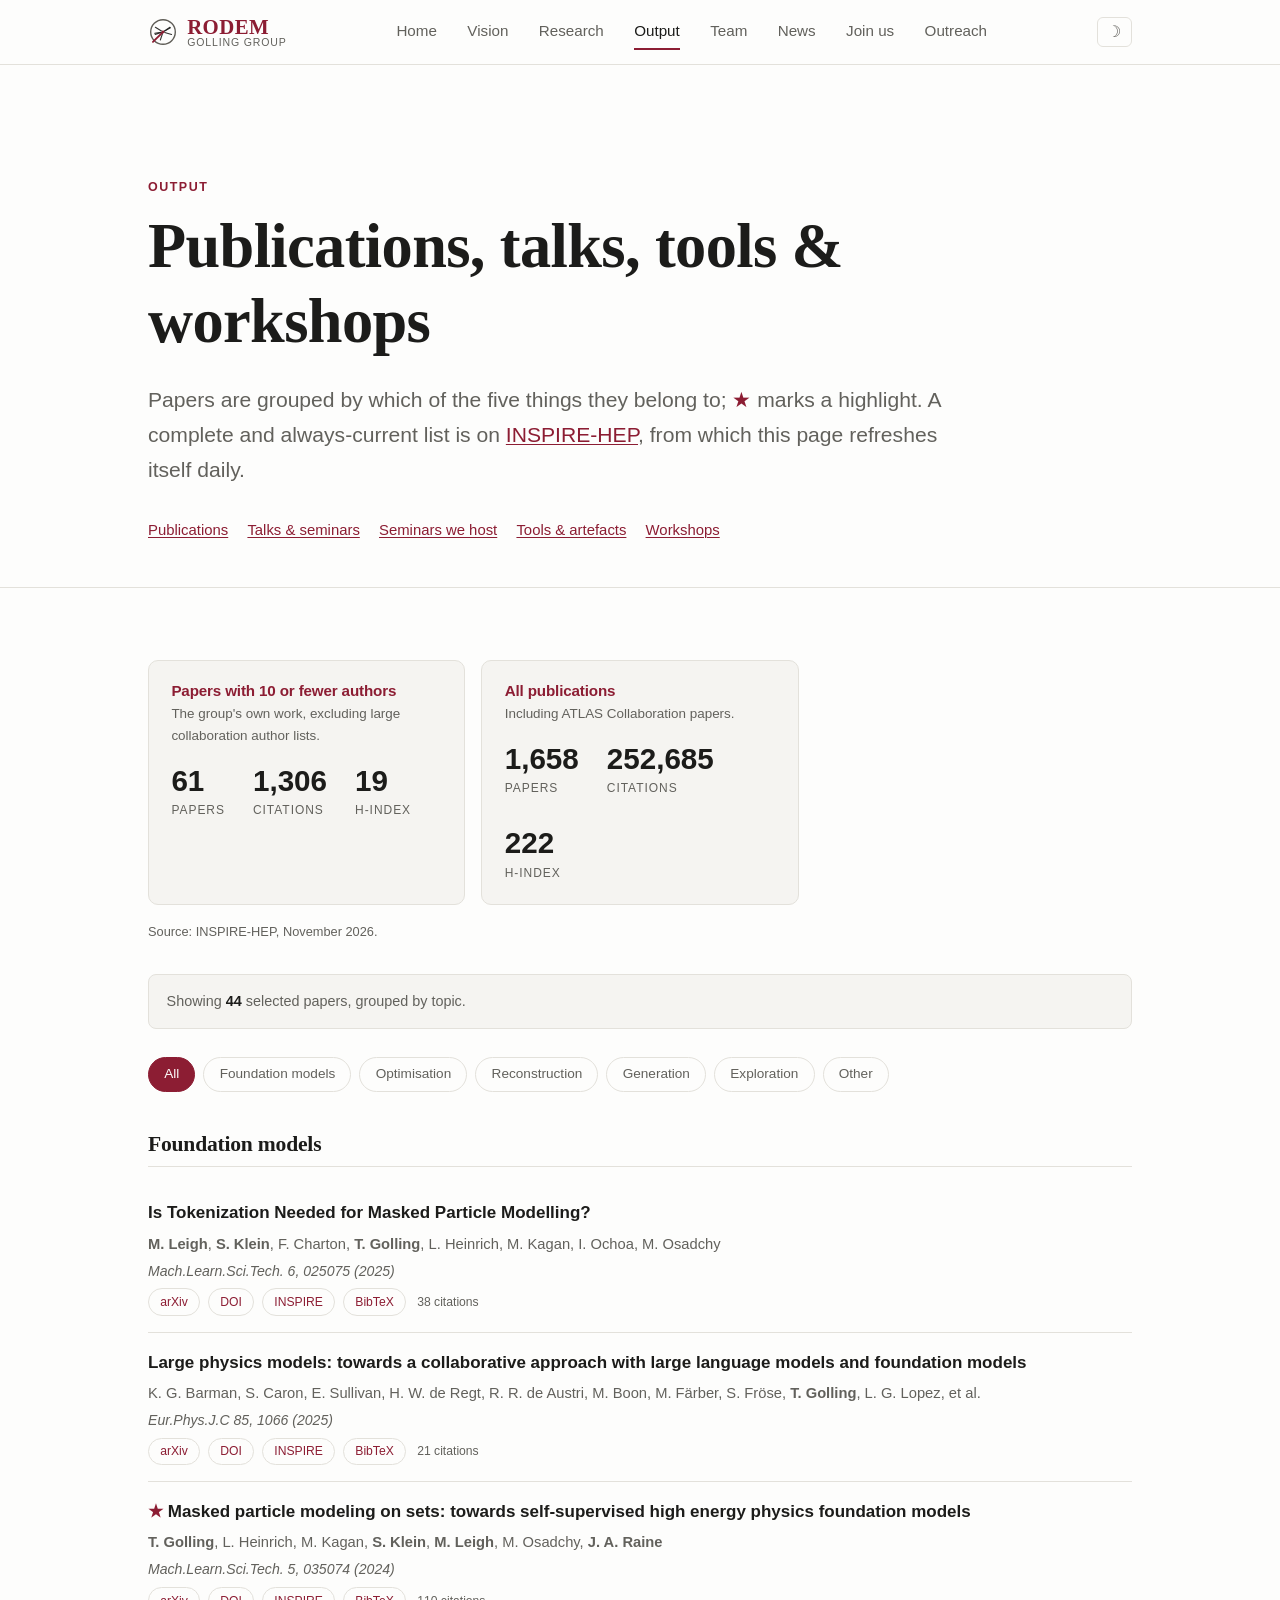
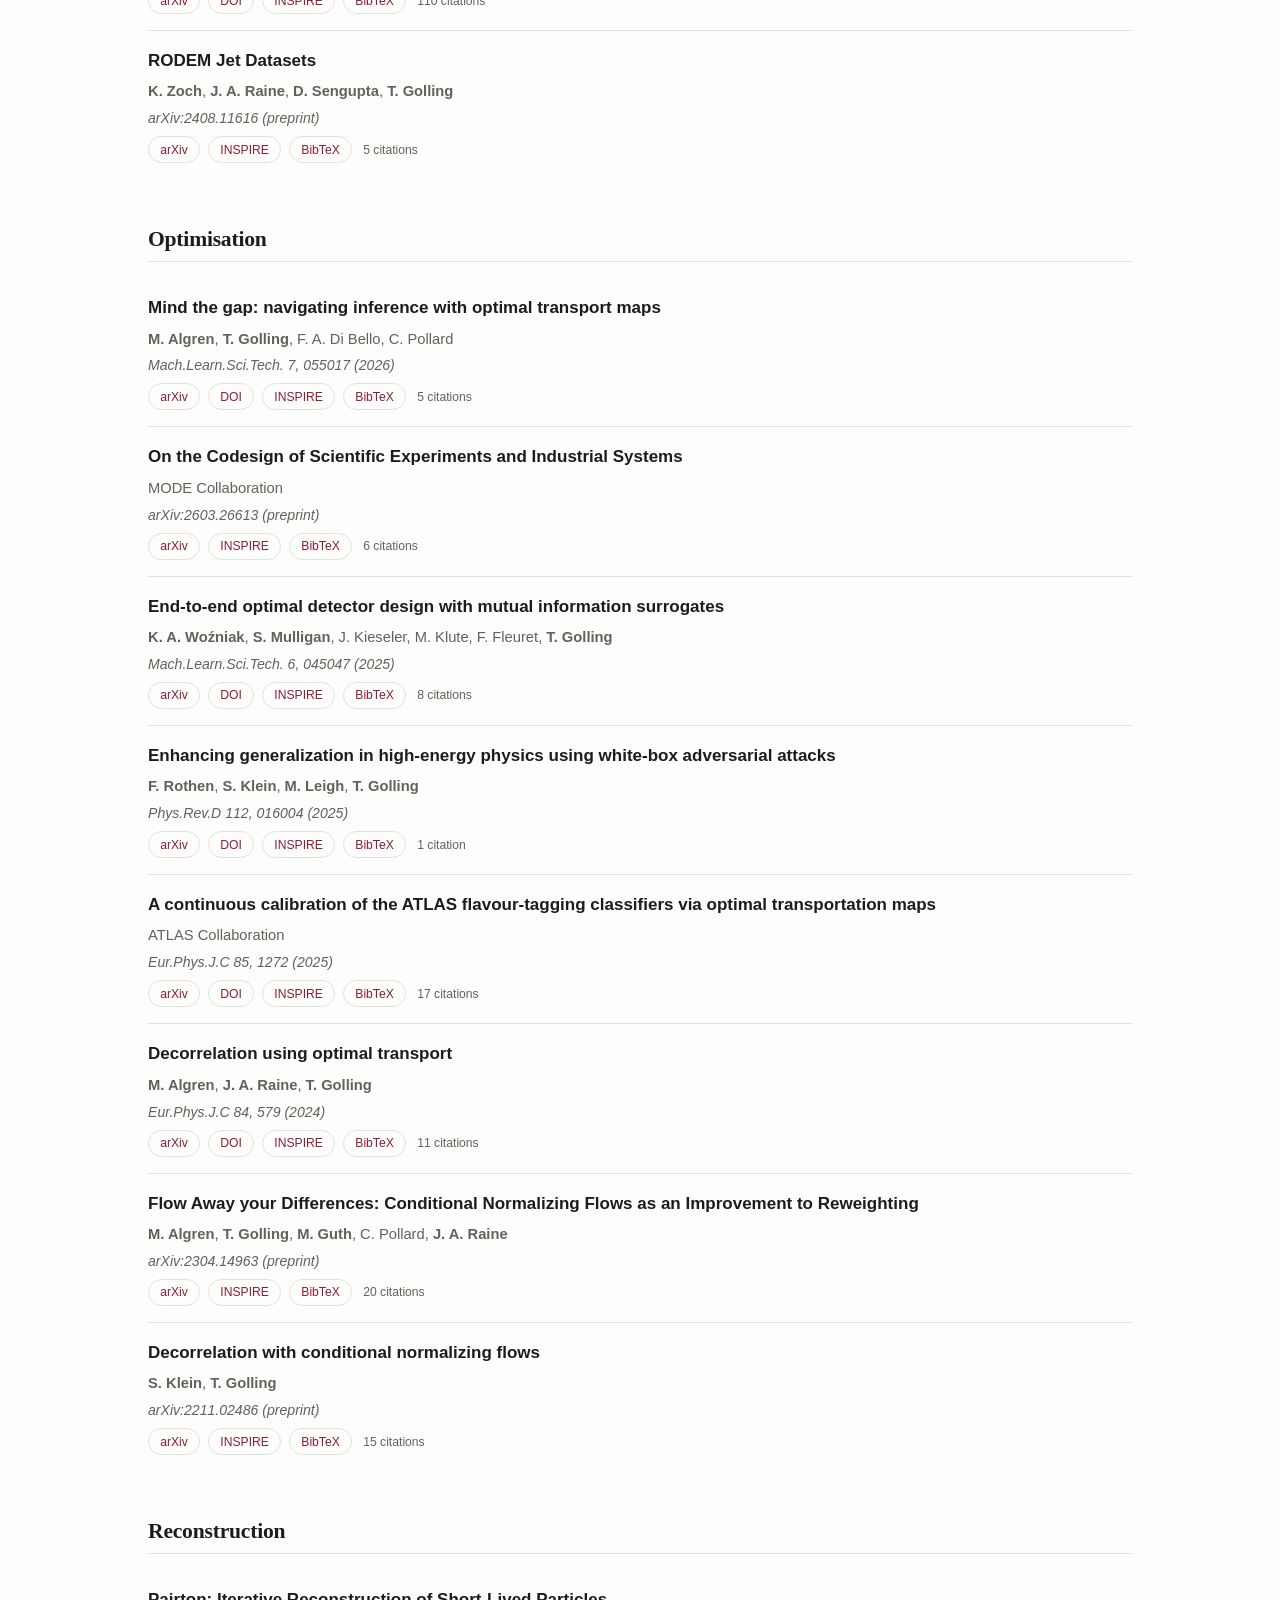
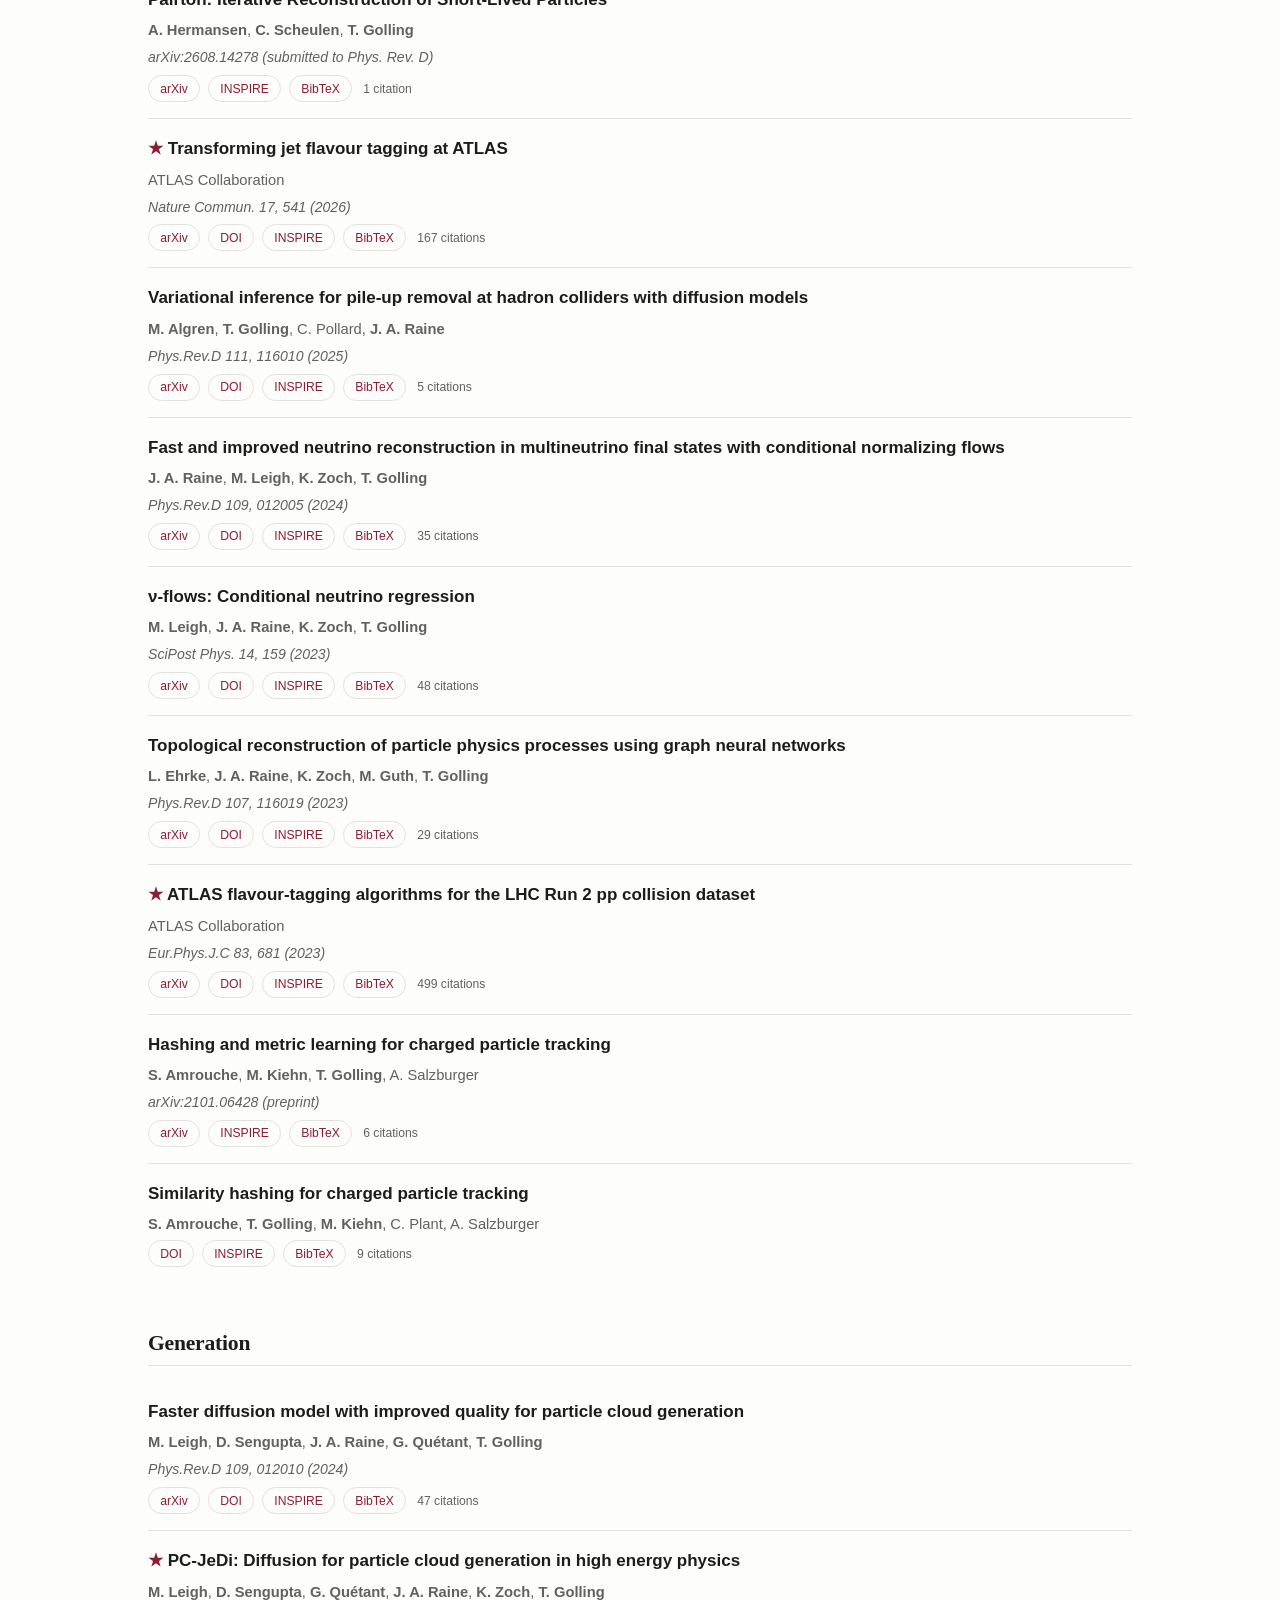
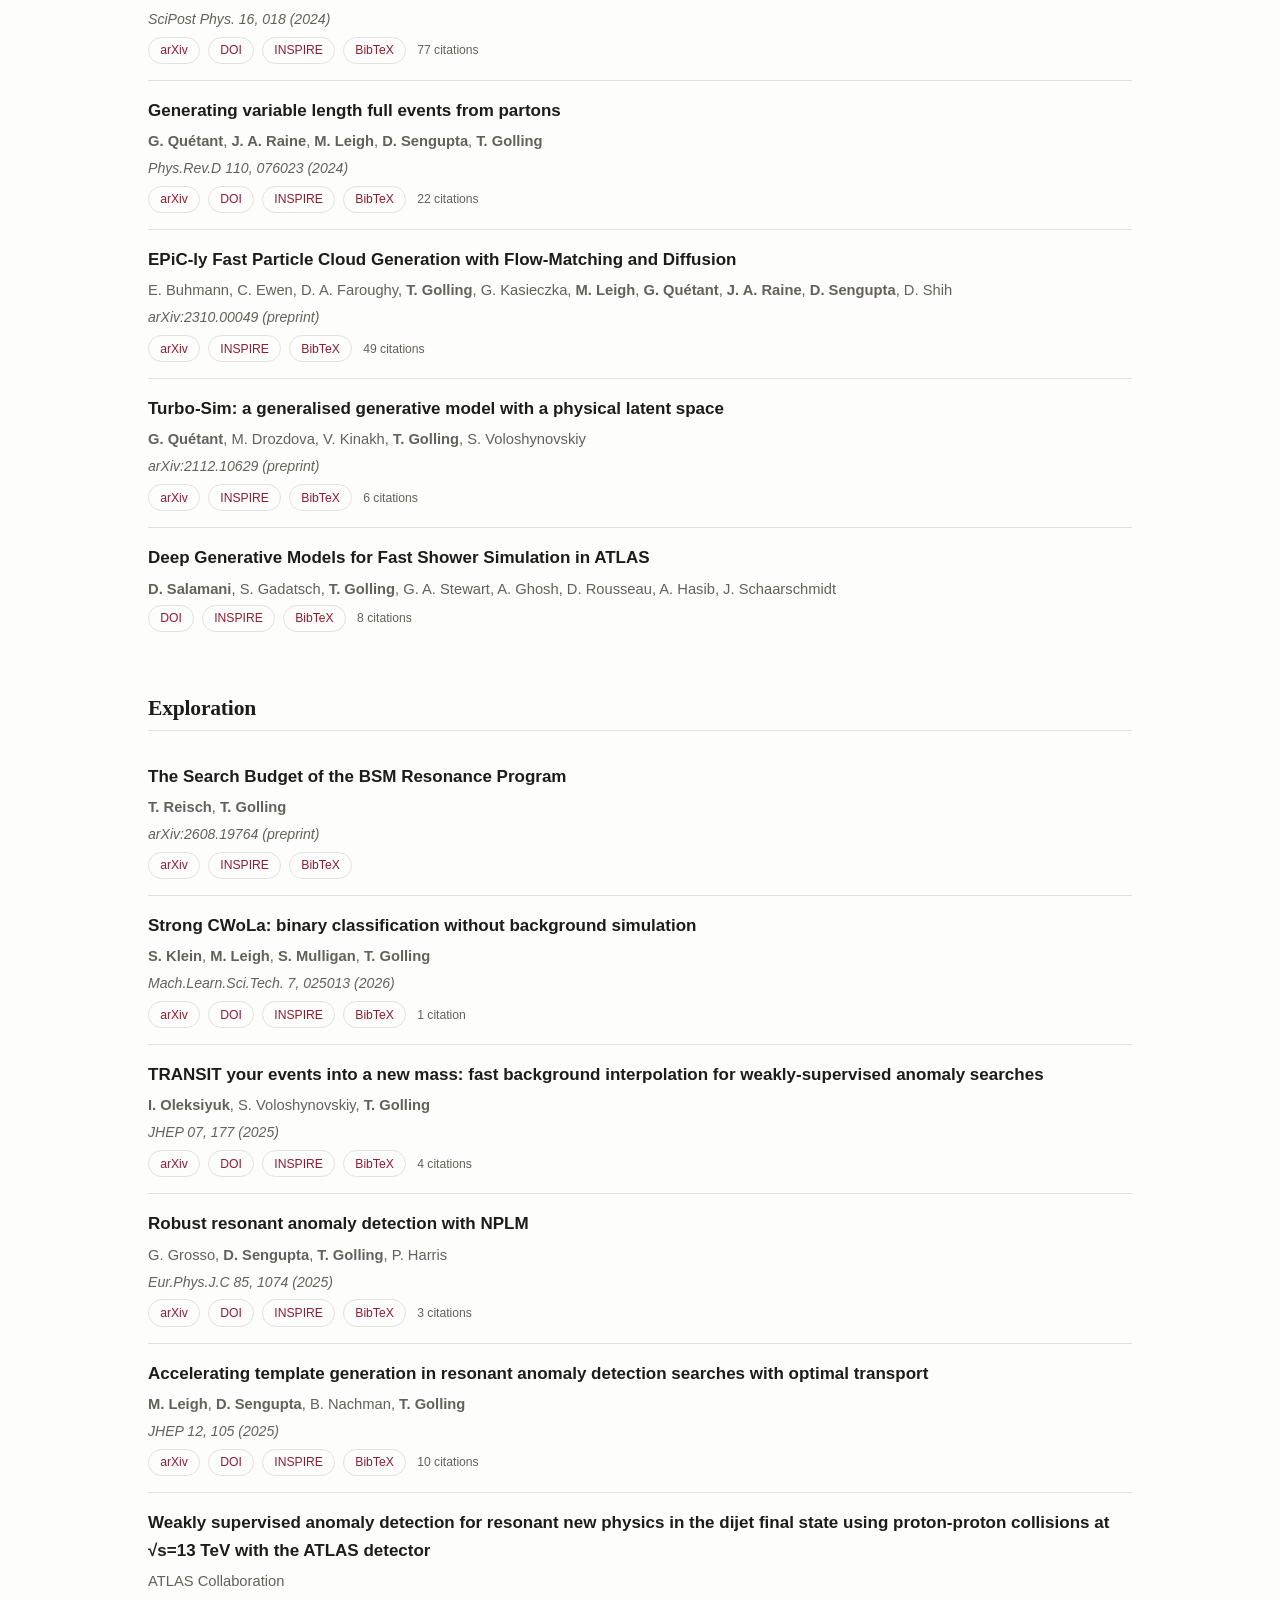
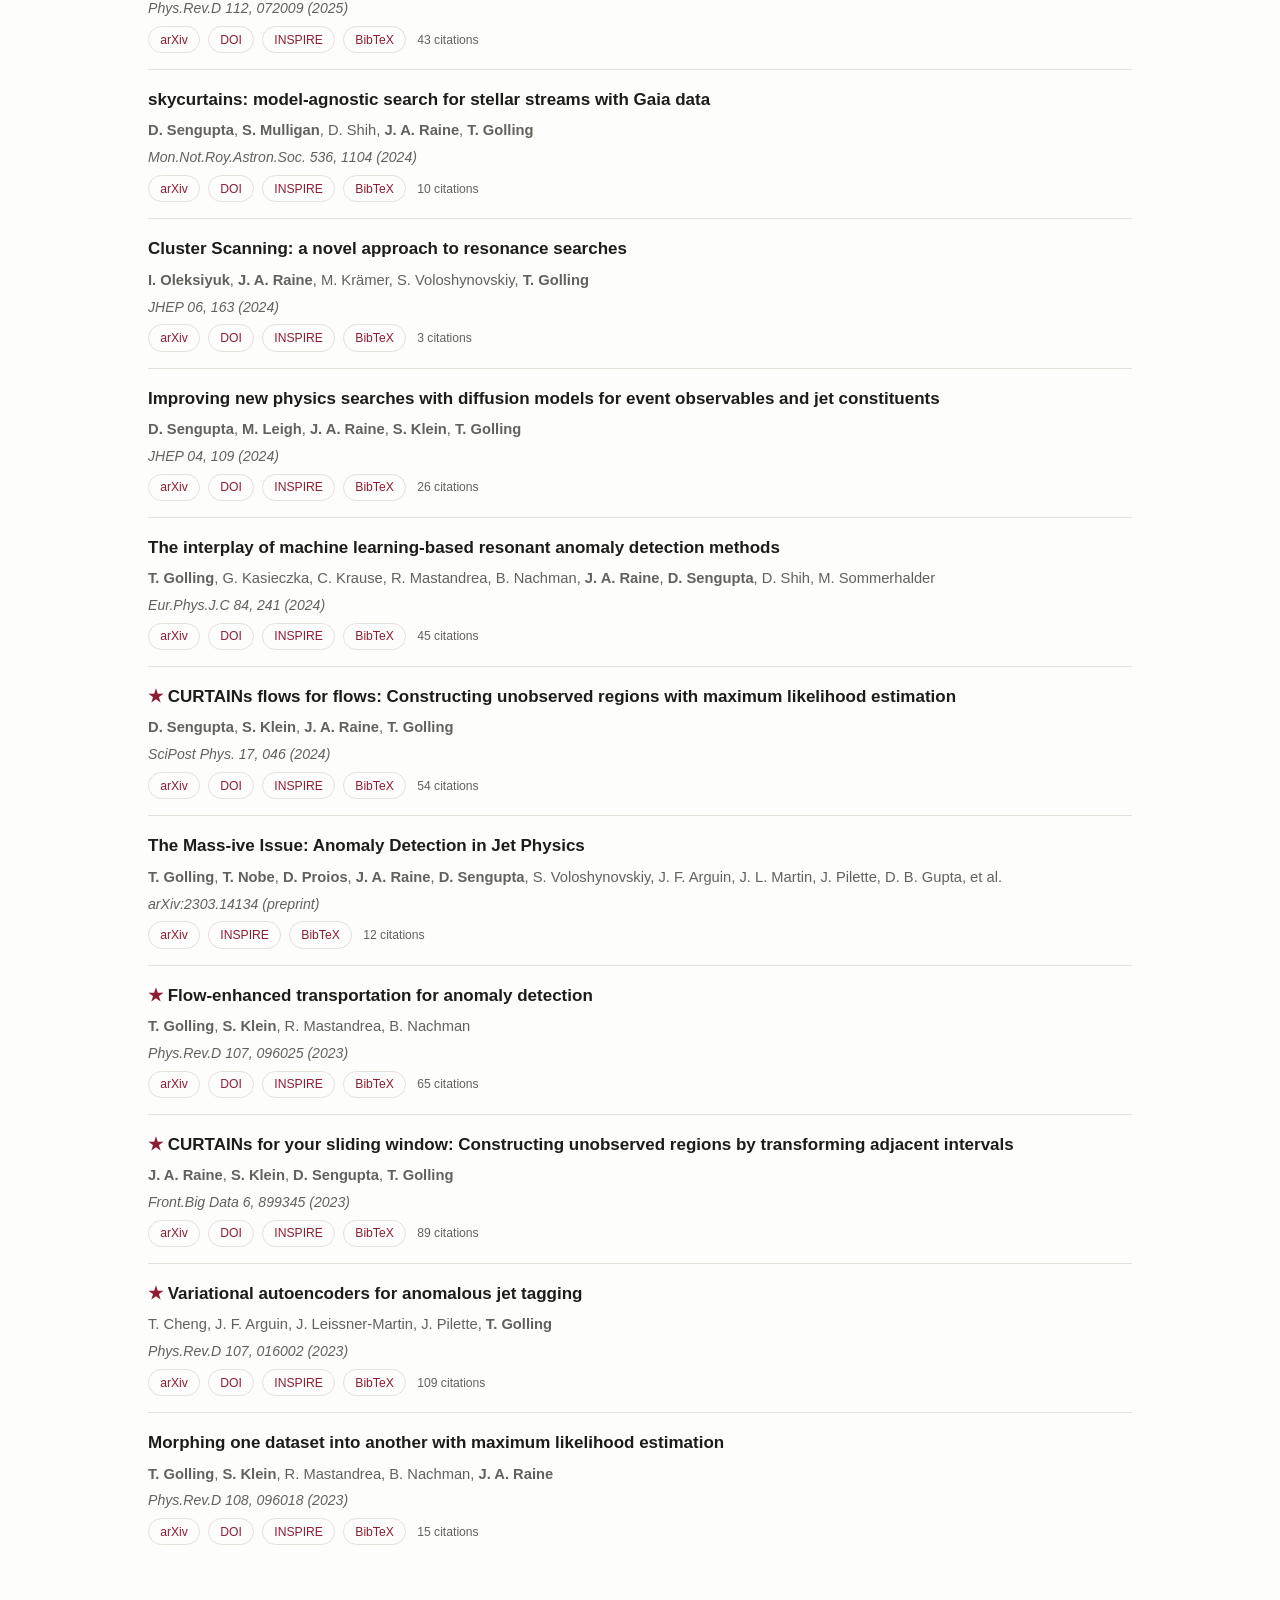
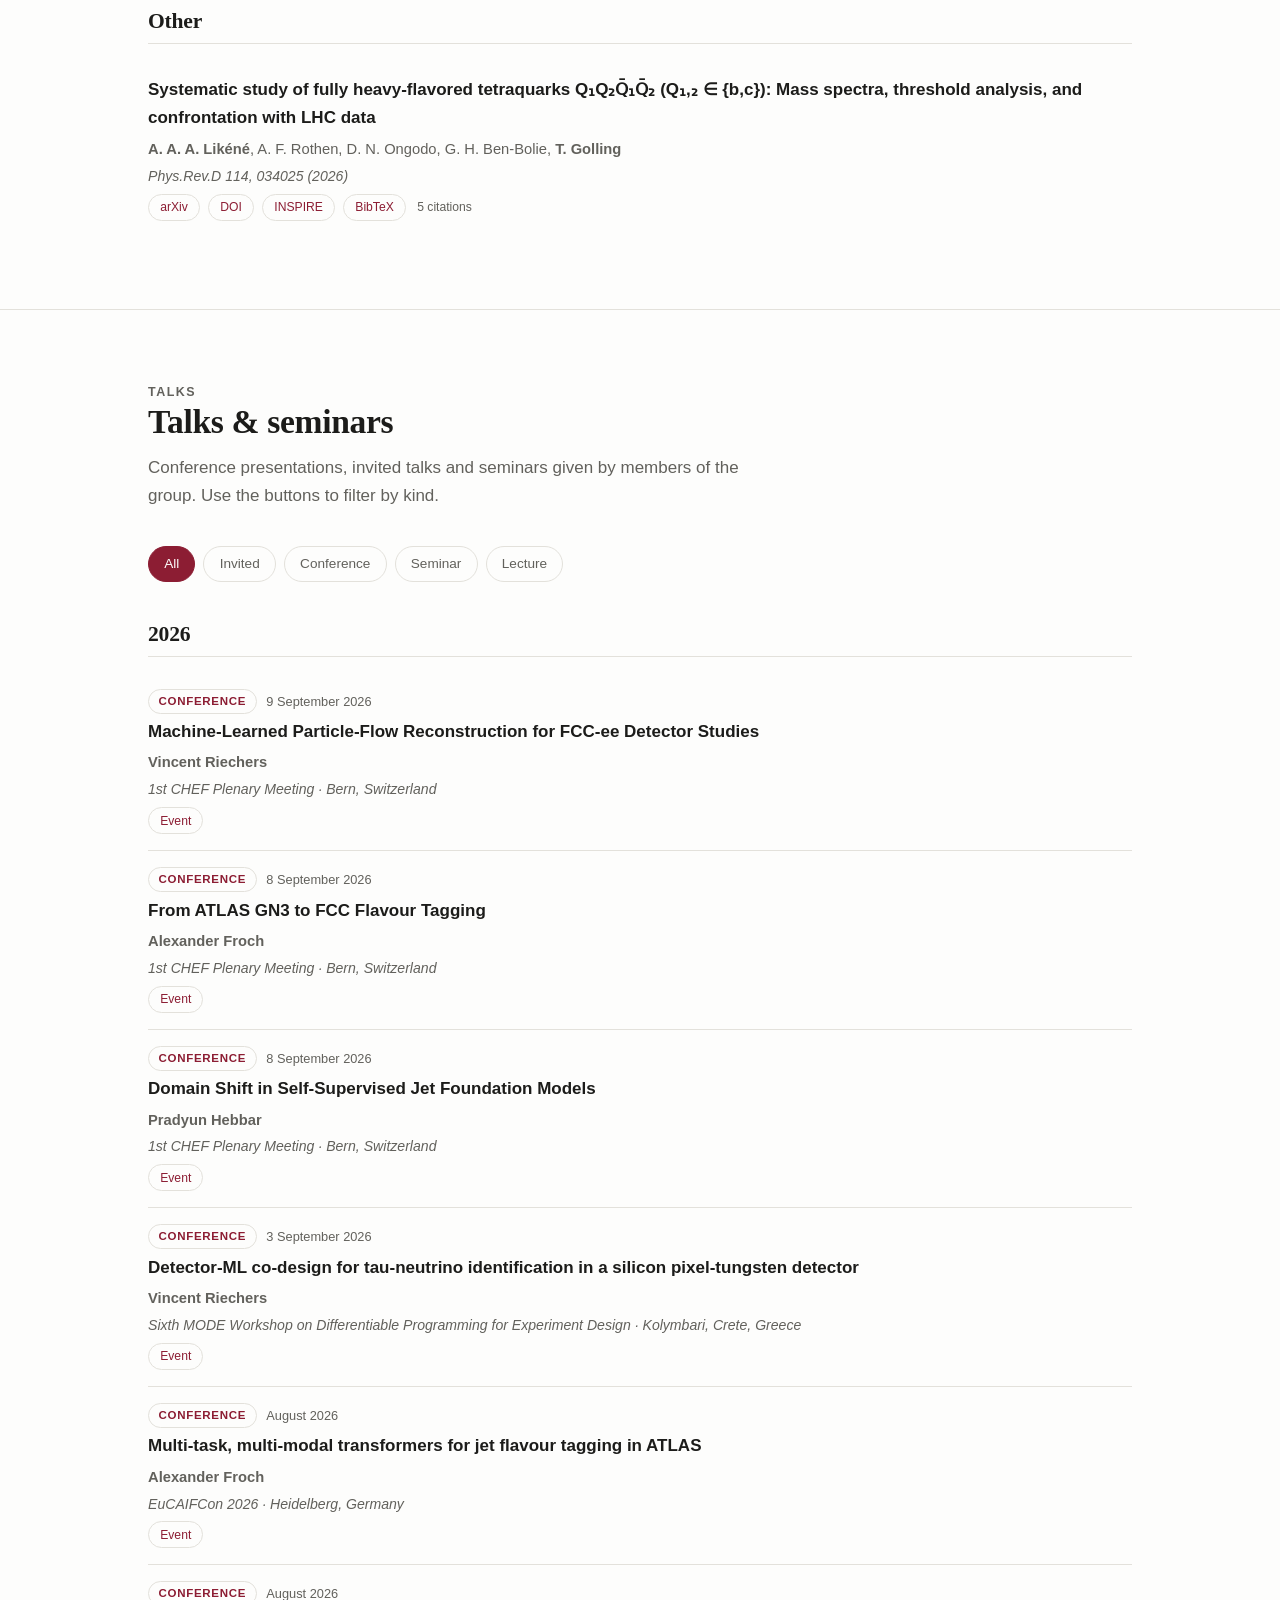
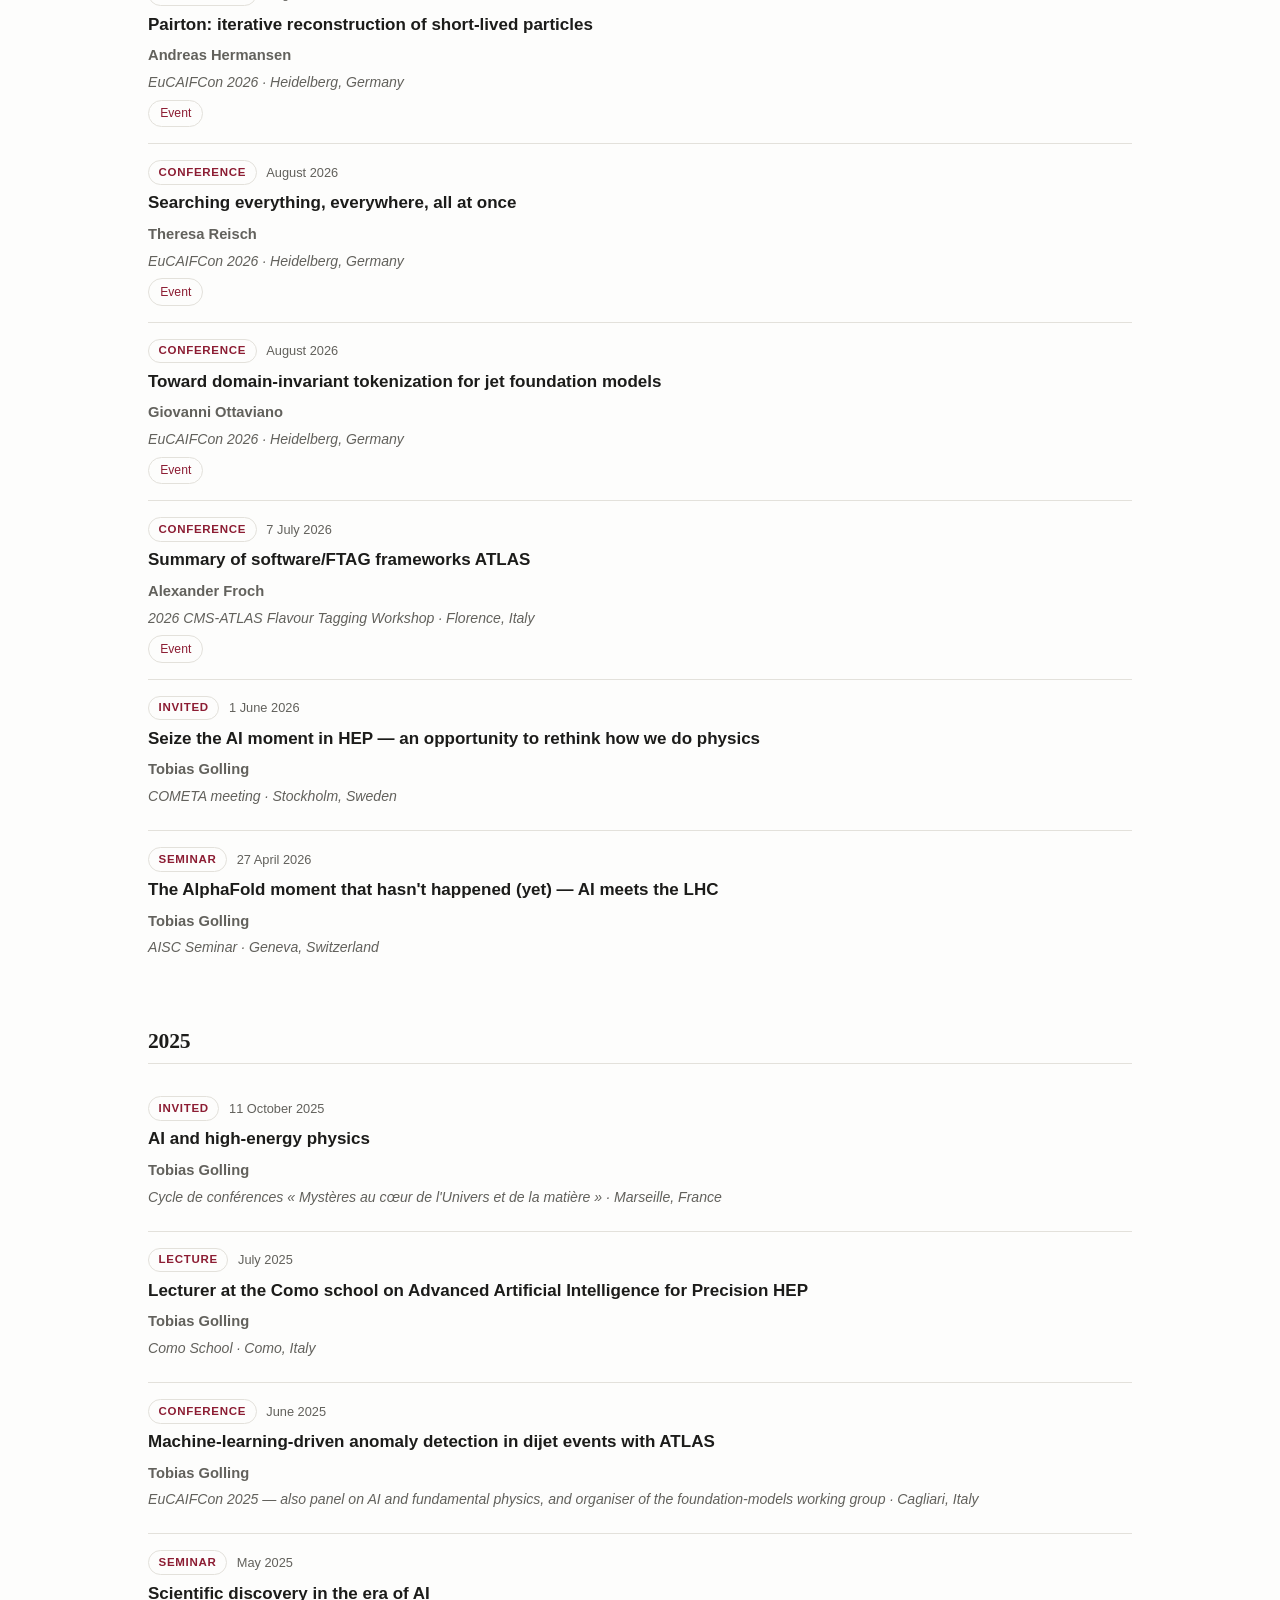
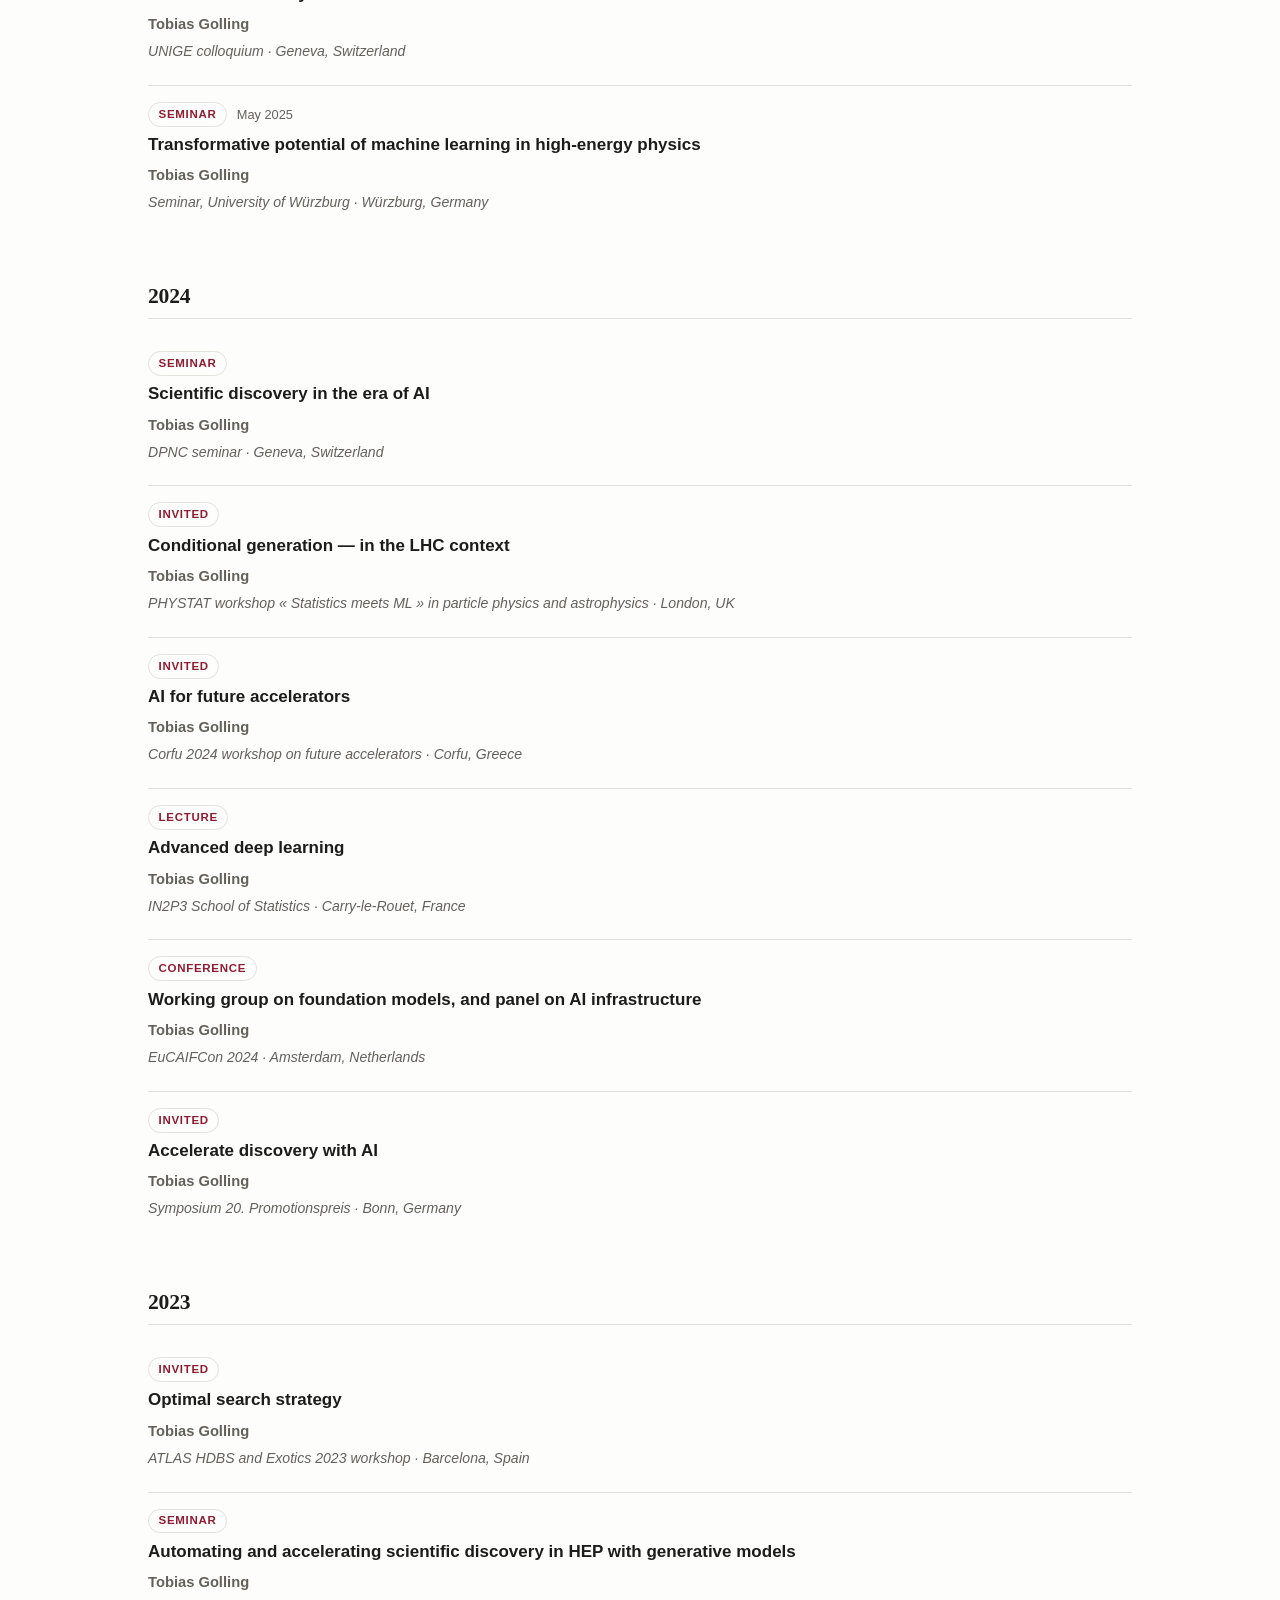
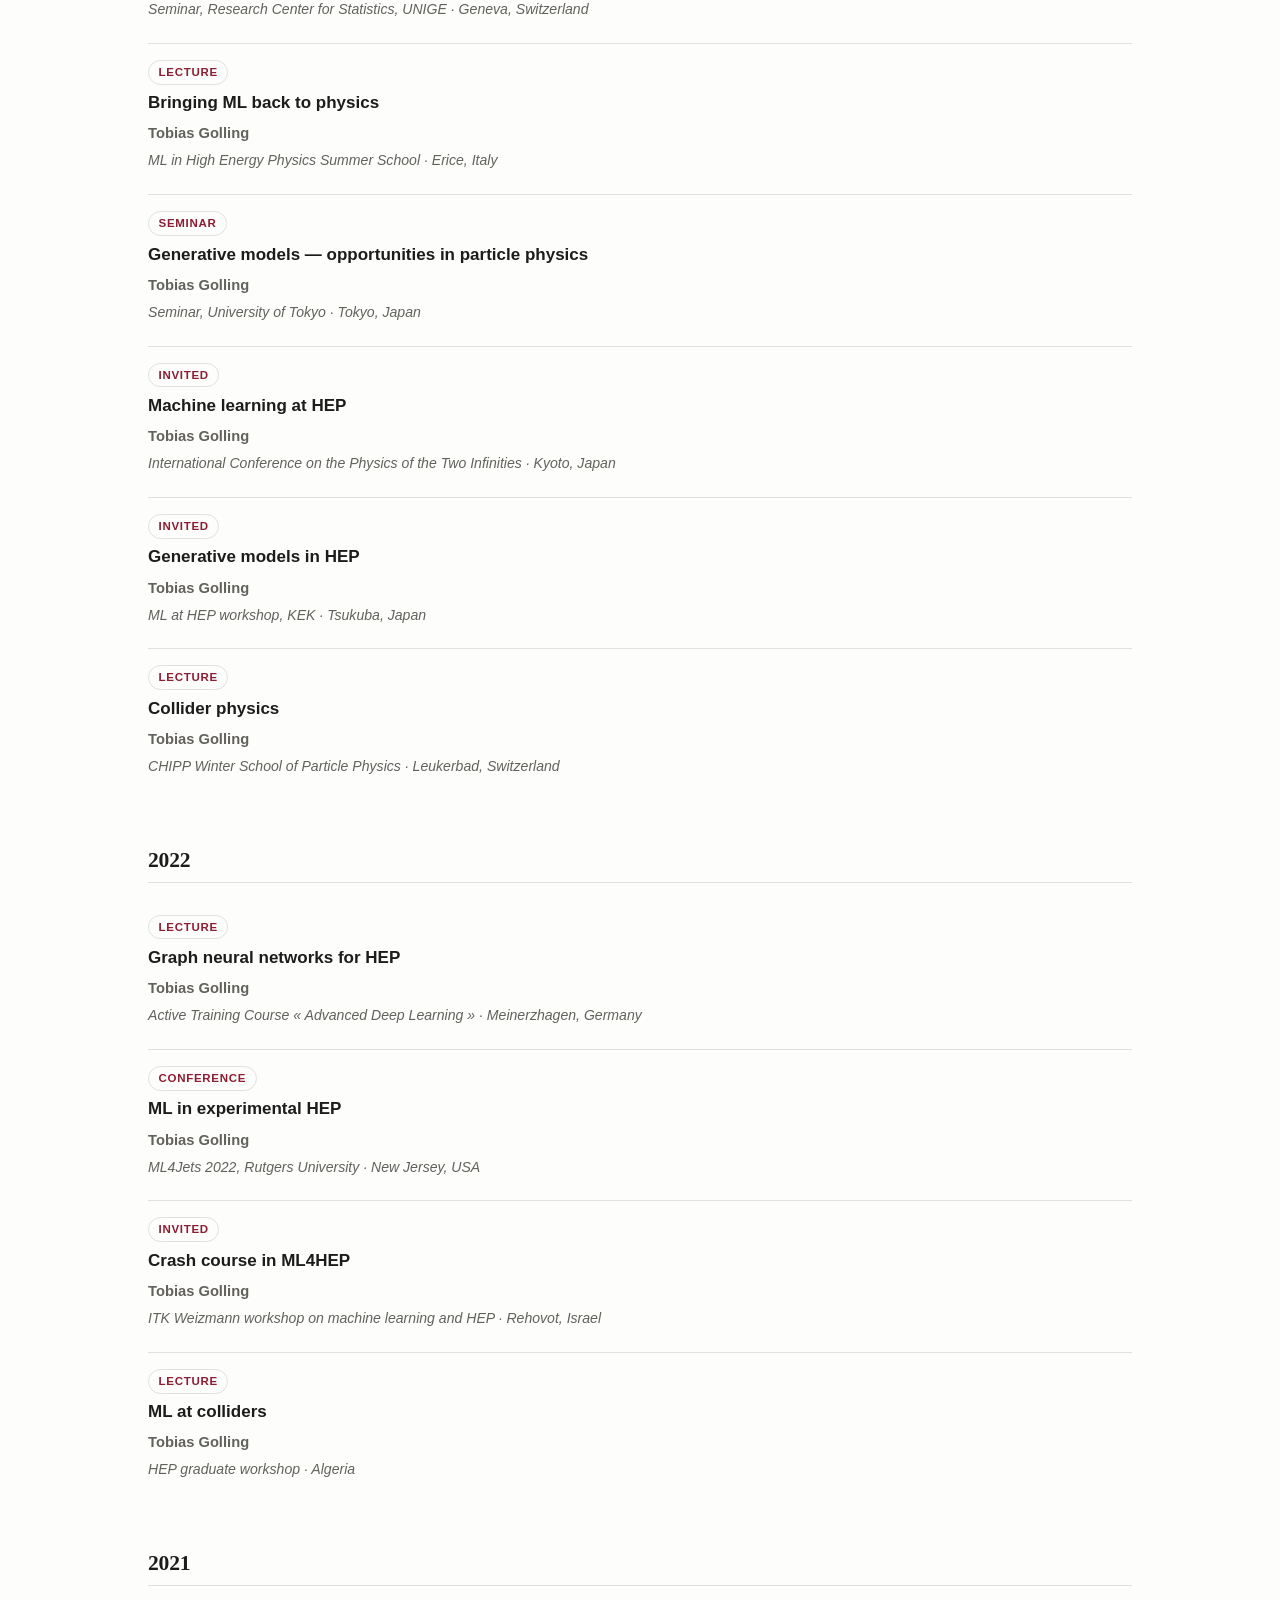
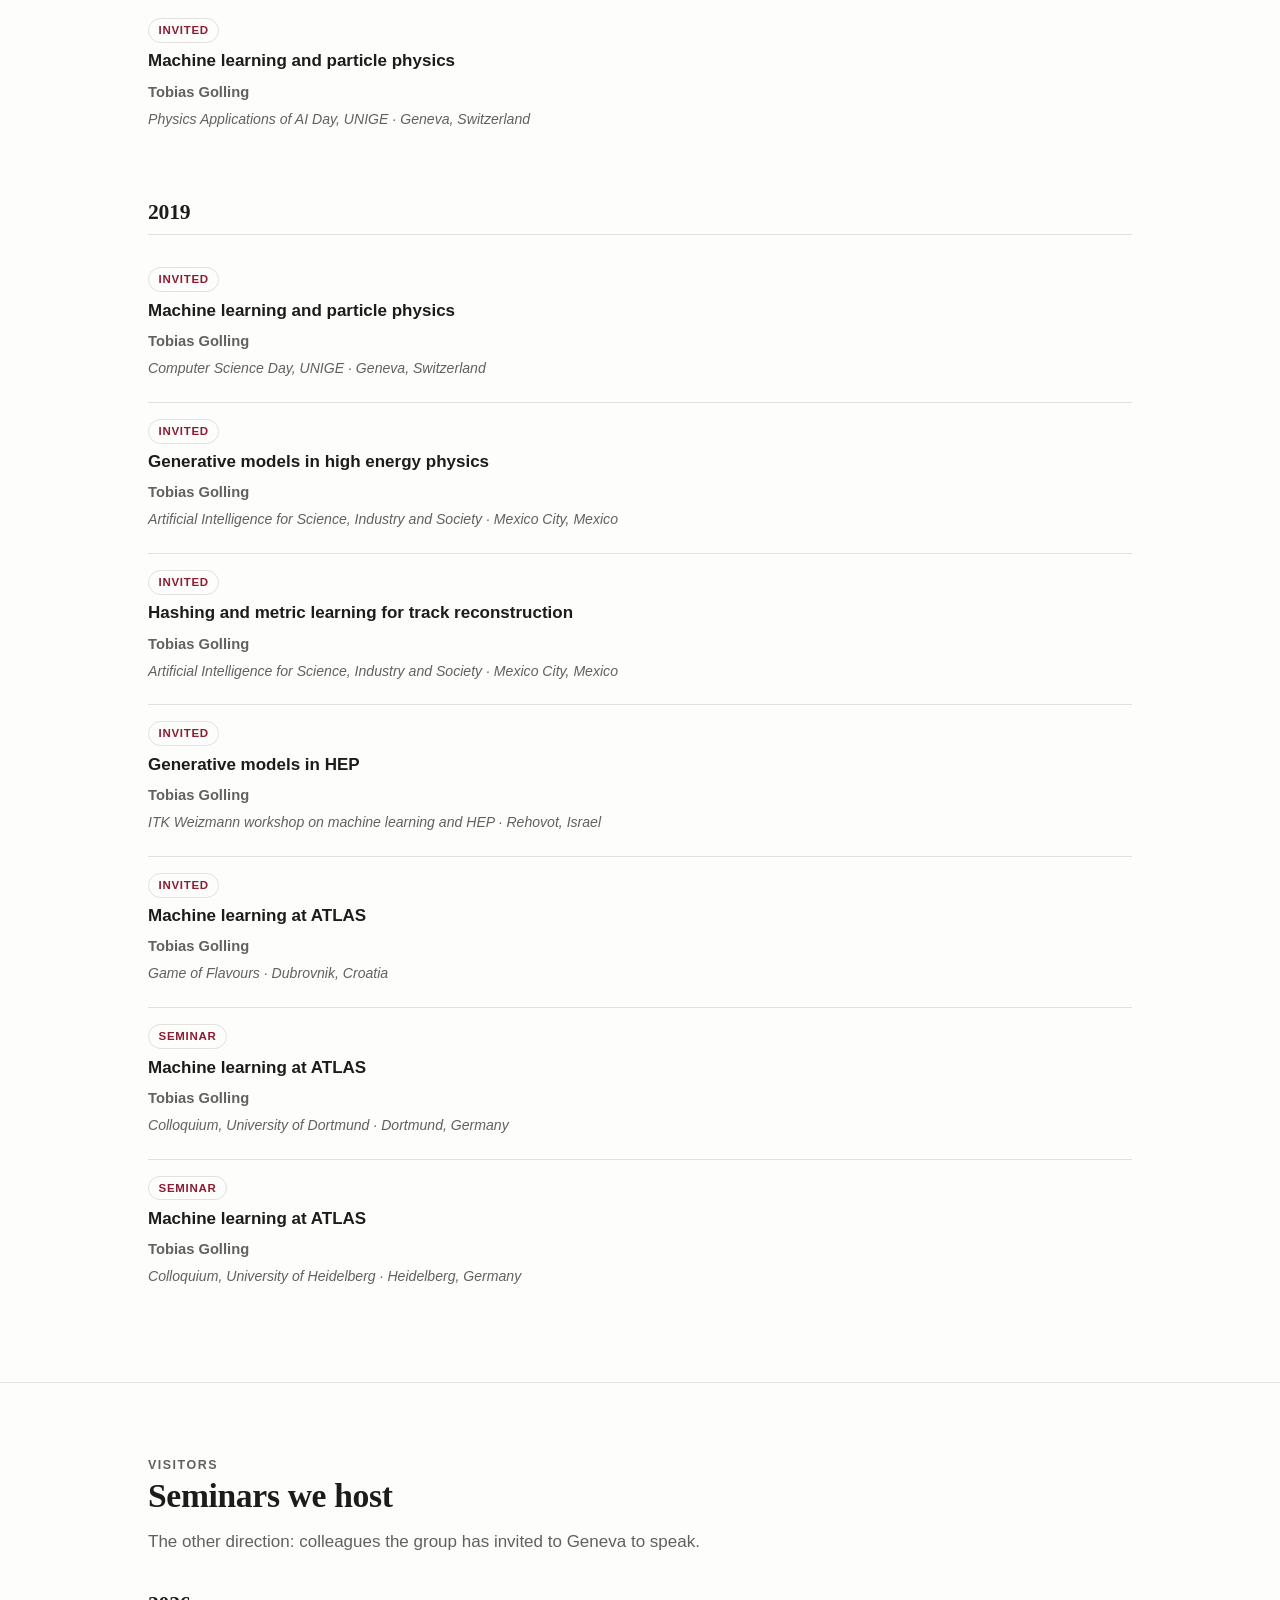
<file: talks.html>
<!DOCTYPE html>
<html lang="en">
<head>
<meta charset="utf-8">
<!-- Publications and talks were merged into one Output page. This stub keeps
     existing links, bookmarks and search-engine results working. -->
<title>Moved &mdash; see Output</title>
<link rel="canonical" href="https://dpnc.unige.ch/golling/output.html">
<meta http-equiv="refresh" content="0; url=output.html#talks">
</head>
<body>
<p>This page has moved to <a href="output.html#talks">Output</a>.</p>
<script>location.replace("output.html#talks");</script>
</body>
</html>
</file>
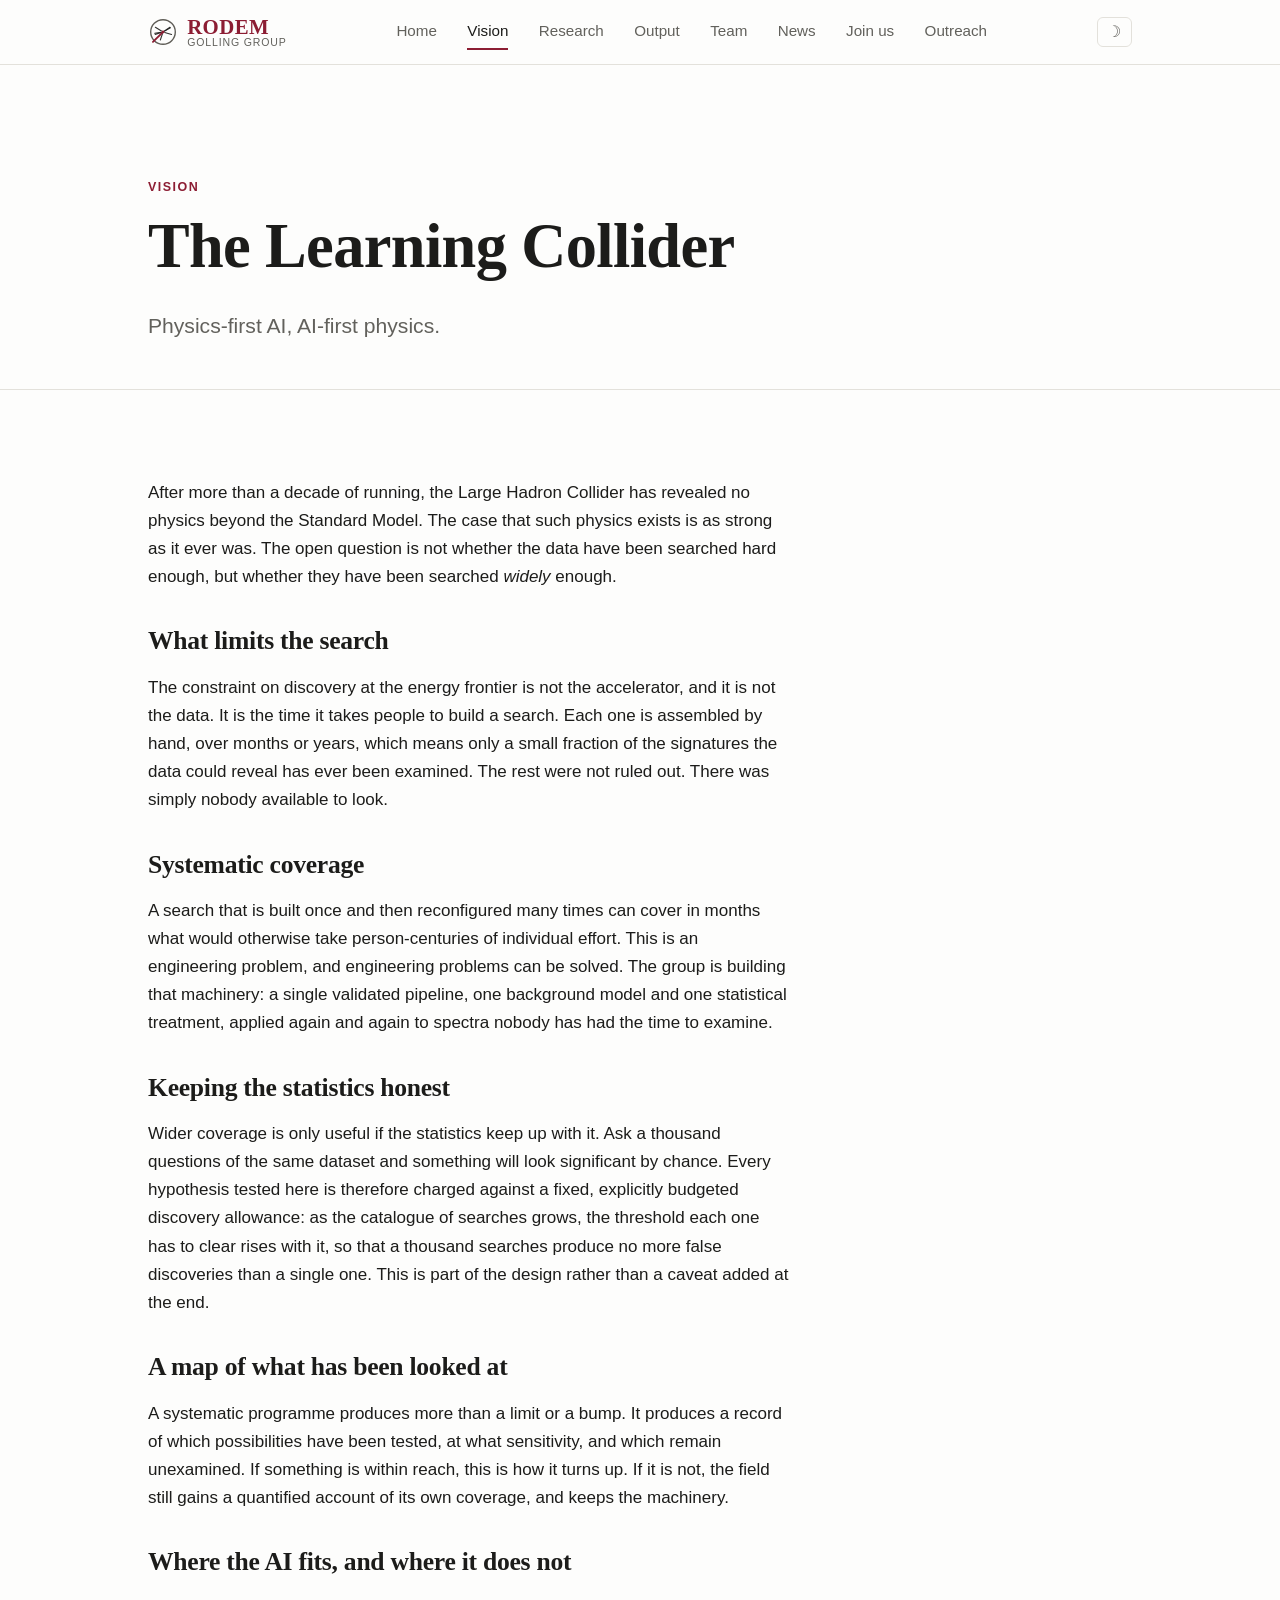
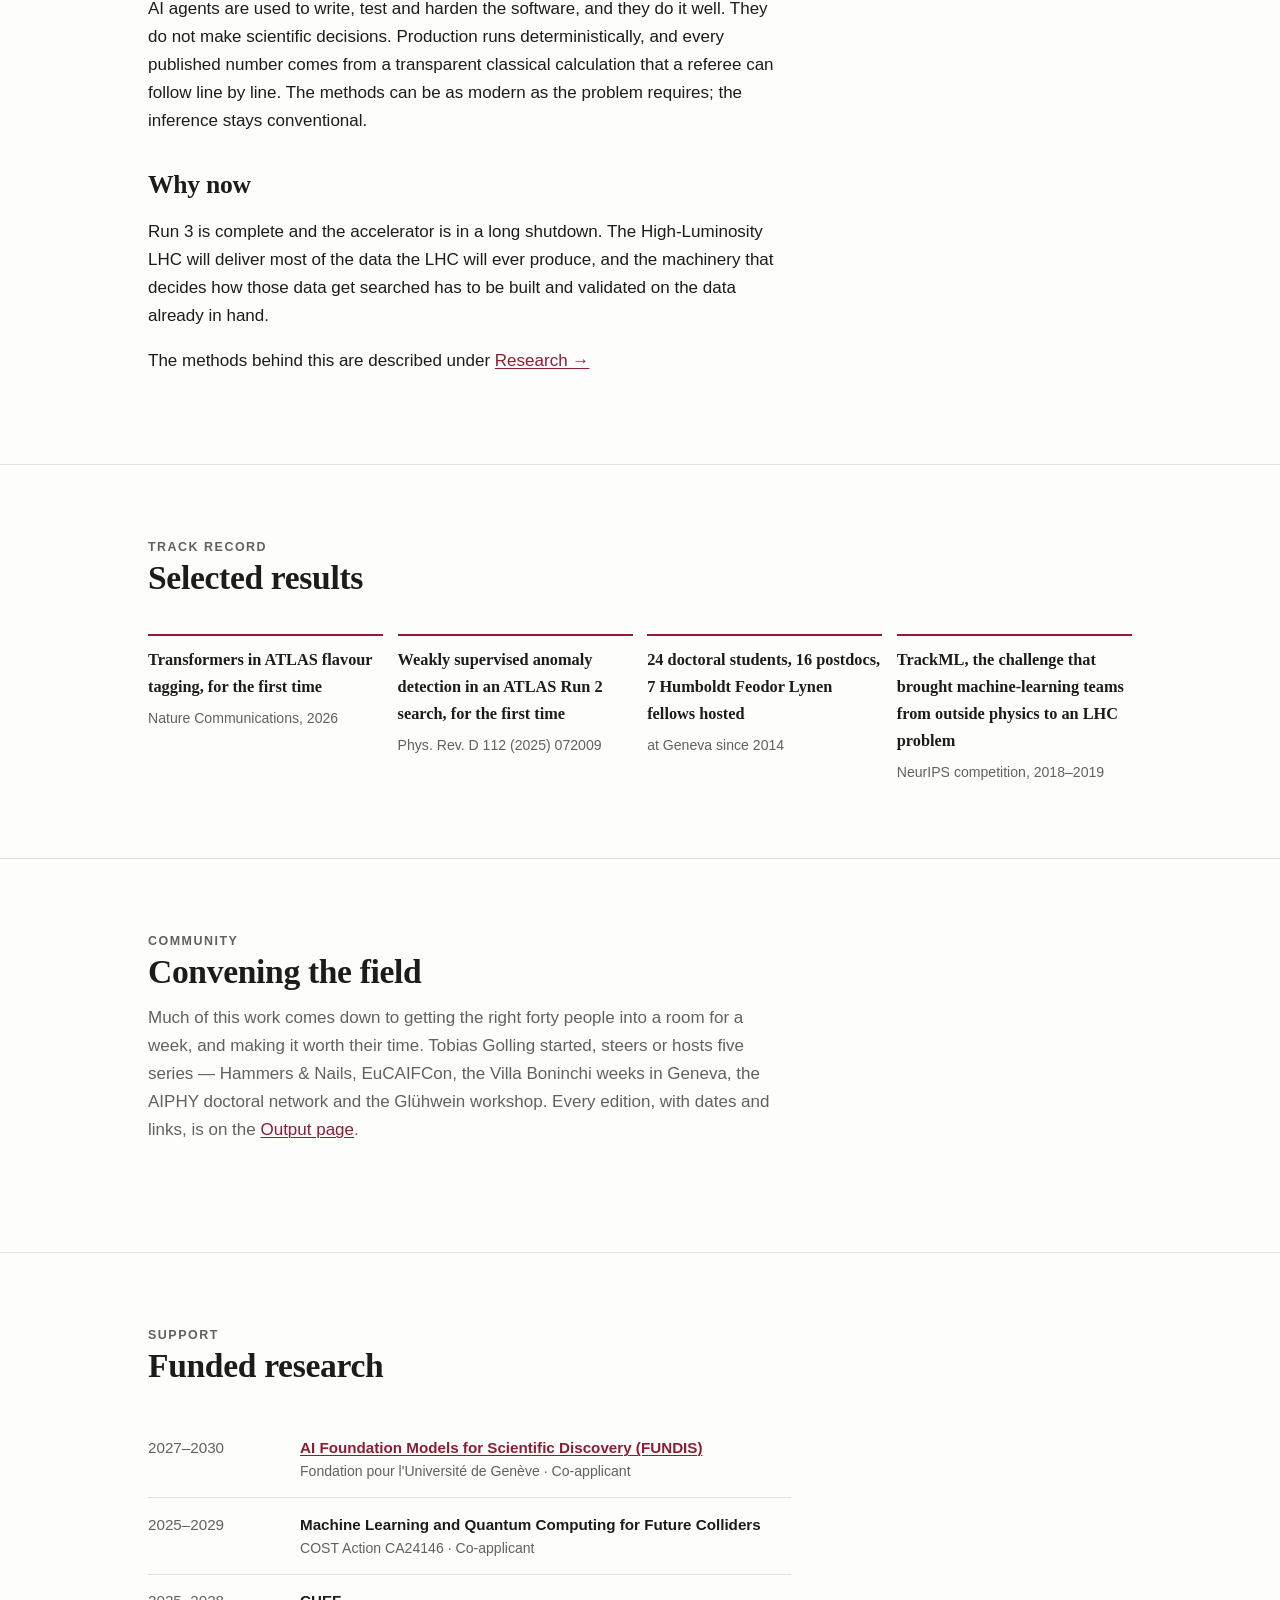
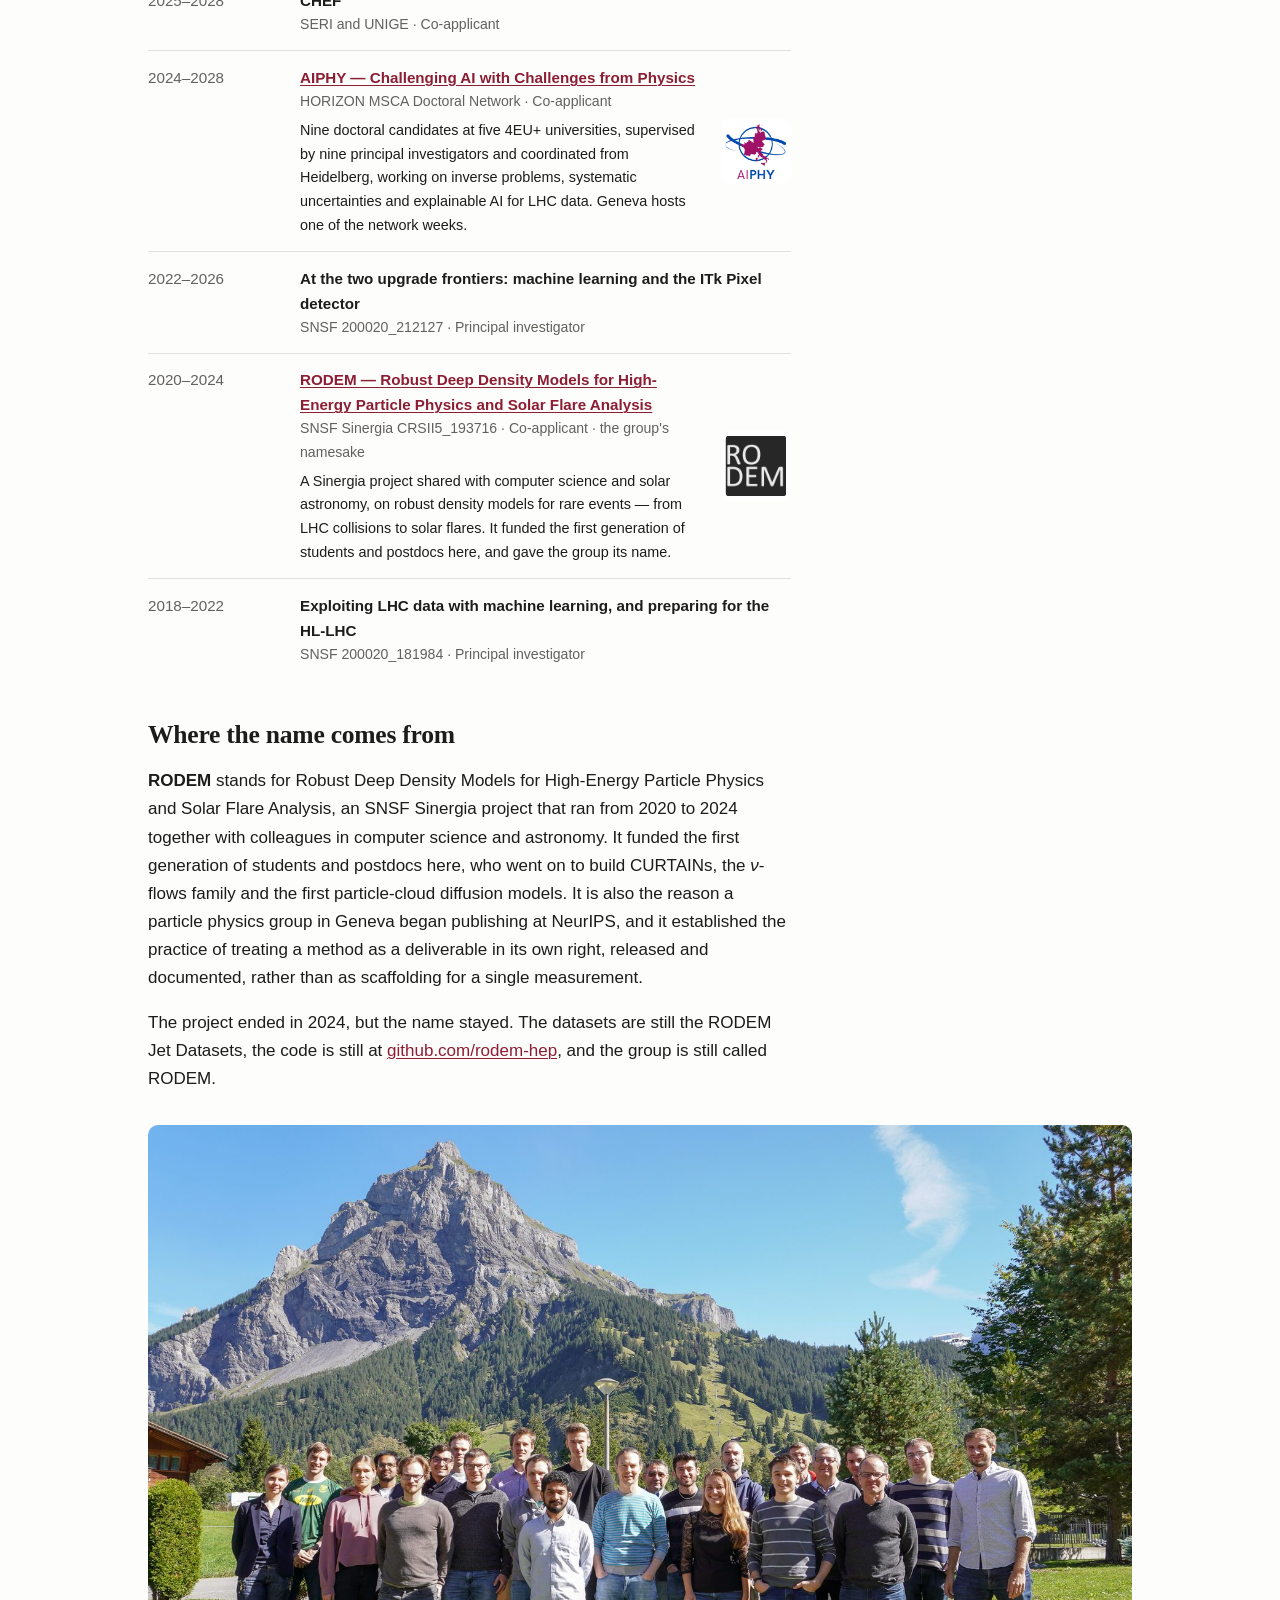
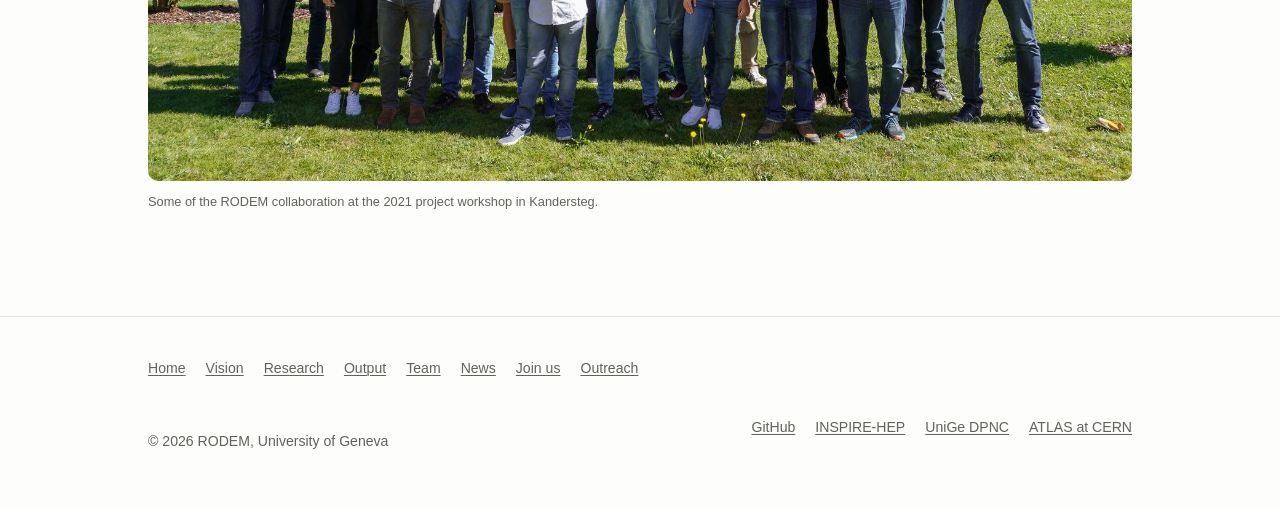
<file: vision.html>
<!DOCTYPE html>
<html lang="en">
<head>
<meta charset="utf-8">
<meta name="viewport" content="width=device-width, initial-scale=1">
<title>The Learning Collider — vision | RODEM, Golling Group</title>
<meta name="description" content="Why the binding limit on discovery at the LHC is human effort, and what a systematic, honestly budgeted search programme would look like.">
<link rel="canonical" href="https://dpnc.unige.ch/golling/vision.html">
<link rel="icon" href="images/logo/favicon.svg" type="image/svg+xml">
<link rel="stylesheet" href="assets/css/style.css?v=314">
<!-- Apply the saved light/dark choice before the page paints, so a visitor
     who picked dark never sees a white flash. The button that writes this
     choice lives in the header; the rest of the behaviour is in render.js. -->
<script>
  try {
    var t = localStorage.getItem("rodem-theme");
    if (t === "dark" || t === "light") document.documentElement.dataset.theme = t;
  } catch (e) {}
</script>
</head>
<body>

<a class="skip" href="#main">Skip to content</a>

<!-- ===================== HEADER (same on every page) ======================
     The menu itself is built from NAV in assets/js/content.js, so adding a
     tab is a one-line edit there, not an edit to every page.
     ==================================================================== -->
<header class="site-header">
  <div class="wrap">
    <a class="brand" href="index.html">
      <img class="brand-mark" src="images/logo/rodem-mark-small.svg" alt="" aria-hidden="true">
      <span class="brand-text">
        <span data-site-name>RODEM</span>
        <span class="brand-sub" data-site-sub>Golling Group</span>
      </span>
    </a>
    <button id="theme-toggle" type="button" aria-pressed="false" title="Switch to dark mode">
      <span class="theme-icon-light" aria-hidden="true">&#9789;</span><span class="theme-icon-dark" aria-hidden="true">&#9788;</span>
      <span class="sr-only">Switch colour theme</span>
    </button>
    <button id="nav-toggle" type="button" aria-expanded="false" aria-controls="site-nav">Menu</button>
    <nav class="site-nav" id="site-nav" aria-label="Main"></nav>
  </div>
</header>

<main id="main">

  <section class="hero" style="padding-bottom:1rem">
    <div class="wrap">
      <p class="eyebrow">Vision</p>
      <h1>The Learning Collider</h1>
      <p class="lede">Physics-first AI, AI-first physics.</p>
    </div>
  </section>

  <section class="section">
    <div class="wrap">
      <div class="vision-block">
        <p>After more than a decade of running, the Large Hadron Collider has revealed no
           physics beyond the Standard Model. The case that such physics exists is as strong
           as it ever was. The open question is not whether the data have been searched hard
           enough, but whether they have been searched <em>widely</em> enough.</p>

        <h2>What limits the search</h2>
        <p>The constraint on discovery at the energy frontier is not the accelerator, and it
           is not the data. It is the time it takes people to build a search. Each one is
           assembled by hand, over months or years, which means only a small fraction of the
           signatures the data could reveal has ever been examined. The rest were not ruled
           out. There was simply nobody available to look.</p>

        <h2>Systematic coverage</h2>
        <p>A search that is built once and then reconfigured many times can cover in months
           what would otherwise take person-centuries of individual effort. This is an
           engineering problem, and engineering problems can be solved. The group is building
           that machinery: a single validated pipeline, one background model and one
           statistical treatment, applied again and again to spectra nobody has had the time
           to examine.</p>

        <h2>Keeping the statistics honest</h2>
        <p>Wider coverage is only useful if the statistics keep up with it. Ask a thousand
           questions of the same dataset and something will look significant by chance. Every
           hypothesis tested here is therefore charged against a fixed, explicitly budgeted
           discovery allowance: as the catalogue of searches grows, the threshold each one has
           to clear rises with it, so that a thousand searches produce no more false
           discoveries than a single one. This is part of the design rather than a caveat
           added at the end.</p>

        <h2>A map of what has been looked at</h2>
        <p>A systematic programme produces more than a limit or a bump. It produces a record
           of which possibilities have been tested, at what sensitivity, and which remain
           unexamined. If something is within reach, this is how it turns up. If it is not,
           the field still gains a quantified account of its own coverage, and keeps the
           machinery.</p>

        <h2>Where the AI fits, and where it does not</h2>
        <p>AI agents are used to write, test and harden the software, and they do it well.
           They do not make scientific decisions. Production runs deterministically, and
           every published number comes from a transparent classical calculation that a
           referee can follow line by line. The methods can be as modern as the problem
           requires; the inference stays conventional.</p>

        <h2>Why now</h2>
        <p>Run 3 is complete and the accelerator is in a long shutdown. The High-Luminosity
           LHC will deliver most of the data the LHC will ever produce, and the machinery that
           decides how those data get searched has to be built and validated on the data
           already in hand.</p>

        <p class="pull">The methods behind this are described under
           <a href="research.html">Research&nbsp;&rarr;</a></p>
      </div>
    </div>
  </section>

  <section class="section">
    <div class="wrap">
      <div class="section-head">
        <p class="eyebrow">Track record</p>
        <h2>Selected results</h2>
      </div>
      <div class="record">
        <div><strong>Transformers in ATLAS flavour tagging, for the first time</strong>
             <span>Nature Communications, 2026</span></div>
        <div><strong>Weakly supervised anomaly detection in an ATLAS Run&nbsp;2 search, for the first time</strong>
             <span>Phys. Rev. D 112 (2025) 072009</span></div>
        <div><strong>24 doctoral students, 16 postdocs, 7 Humboldt Feodor Lynen fellows hosted</strong>
             <span>at Geneva since 2014</span></div>
        <div><strong>TrackML, the challenge that brought machine-learning teams from
             outside physics to an LHC problem</strong>
             <span>NeurIPS competition, 2018&ndash;2019</span></div>
      </div>
    </div>
  </section>

  <section class="section" id="convening">
    <div class="wrap">
      <div class="section-head">
        <p class="eyebrow">Community</p>
        <h2>Convening the field</h2>
        <p>Much of this work comes down to getting the right forty people into a room for
           a week, and making it worth their time. Tobias Golling started, steers or hosts
           five series &mdash; Hammers &amp; Nails, EuCAIFCon, the Villa Boninchi weeks in
           Geneva, the AIPHY doctoral network and the Gl&uuml;hwein workshop. Every
           edition, with dates and links, is on the
           <a href="output.html#workshops">Output page</a>.</p>
      </div>
    </div>
  </section>

  <section class="section" id="funding">
    <div class="wrap">
      <div class="section-head">
        <p class="eyebrow">Support</p>
        <h2>Funded research</h2>
      </div>
      <div id="funding-root"></div>

      <div class="vision-block" style="margin-top:2.5rem">
        <h2>Where the name comes from</h2>
        <p><strong>RODEM</strong> stands for Robust Deep Density Models for High-Energy
           Particle Physics and Solar Flare Analysis, an SNSF Sinergia project that ran from
           2020 to 2024 together with colleagues in computer science and astronomy. It funded
           the first generation of students and postdocs here, who went on to build CURTAINs,
           the <i>&nu;</i>-flows family and the first particle-cloud diffusion models. It is also the
           reason a particle physics group in Geneva began publishing at NeurIPS, and it
           established the practice of treating a method as a deliverable in its own right,
           released and documented, rather than as scaffolding for a single measurement.</p>
        <p>The project ended in 2024, but the name stayed. The datasets are still the RODEM
           Jet Datasets, the code is still at
           <a href="https://github.com/rodem-hep">github.com/rodem-hep</a>, and the group is
           still called RODEM.</p>
      </div>

      <figure class="band" style="margin-top:2rem">
        <img src="images/events/rodem-2021.jpg" width="1600" height="1067"
             alt="Around twenty-five members of the RODEM collaboration standing together on
                  a lawn, with a mountain behind them."
             loading="lazy">
        <figcaption>Some of the RODEM collaboration at the 2021 project workshop in
          Kandersteg.</figcaption>
      </figure>
    </div>
  </section>

</main>

<footer class="site-footer">
  <div class="wrap">
    <!-- Static links to every page. The header menu is built by JavaScript
         from NAV in content.js, so anything that does not run scripts — some
         search-engine crawlers, link previews — would otherwise see no route
         from one page to the next. These plain hrefs are that route.
         Keep them in step with NAV. -->
    <nav class="footer-sitemap" aria-label="All pages">
      <a href="index.html">Home</a>
      <a href="vision.html">Vision</a>
      <a href="research.html">Research</a>
      <a href="output.html">Output</a>
      <a href="index.html#team">Team</a>
      <a href="news.html">News</a>
      <a href="join.html">Join us</a>
      <a href="outreach.html">Outreach</a>
    </nav>
    <p>&copy; <span id="footer-year"></span> <span data-site-name></span>, University of Geneva</p>
    <div class="footer-links" id="footer-links"></div>
  </div>
</footer>

<script src="assets/js/content.js?v=314"></script>
<script src="assets/js/render.js?v=314"></script>
</body>
</html>
</file>
<file: assets/css/style.css>
/* ==========================================================================
   RODEM — stylesheet
   Colours and sizes are set once, here, as variables. Change a value in
   :root below and it updates everywhere on the site.
   ========================================================================== */

:root {
  --bg:        #fdfdfc;
  --bg-soft:   #f5f4f1;
  --text:      #1c1c1a;
  --muted:     #62615c;
  --rule:      #e3e1db;
  --accent:    #8c1d33;
  --accent-sm: #a63b50;
  --on-accent: #fdfdfc;   /* text drawn on top of an accent-coloured fill */

  --serif: "Iowan Old Style", "Palatino Linotype", Palatino, Georgia, "Times New Roman", serif;
  --sans:  -apple-system, BlinkMacSystemFont, "Segoe UI", Inter, Roboto, Helvetica, Arial, sans-serif;

  color-scheme: light;

  --measure: 68ch;
  --wide: 1080px;
  --pad: clamp(1.25rem, 5vw, 3rem);
}

/* Dark palette. It applies in two cases: the visitor's system is set to dark
   and they have not chosen otherwise, or they picked dark with the header
   button (which writes data-theme on <html>). Change a colour in both blocks. */
@media (prefers-color-scheme: dark) {
  :root:not([data-theme="light"]) {
    color-scheme: dark;
    --bg:        #16161a;
    --bg-soft:   #1e1e23;
    --text:      #ececea;
    --muted:     #a3a29c;
    --rule:      #32323a;
    --accent:    #e8879b;
    --accent-sm: #f0a8b8;
    --on-accent: #16161a;
  }
}
:root[data-theme="dark"] {
  color-scheme: dark;
  --bg:        #16161a;
  --bg-soft:   #1e1e23;
  --text:      #ececea;
  --muted:     #a3a29c;
  --rule:      #32323a;
  --accent:    #e8879b;
  --accent-sm: #f0a8b8;
  --on-accent: #16161a;
}

*, *::before, *::after { box-sizing: border-box; }

html { scroll-behavior: smooth; scroll-padding-top: 5rem; }
@media (prefers-reduced-motion: reduce) { html { scroll-behavior: auto; } }

body {
  margin: 0;
  background: var(--bg);
  color: var(--text);
  font-family: var(--sans);
  font-size: 17px;
  line-height: 1.65;
  -webkit-font-smoothing: antialiased;
}

h1, h2, h3 { font-family: var(--serif); font-weight: 600; line-height: 1.2; letter-spacing: -0.01em; }

a { color: var(--accent); text-decoration-thickness: 1px; text-underline-offset: 2px; }
a:hover { color: var(--accent-sm); }

img { max-width: 100%; display: block; }

.wrap { max-width: var(--wide); margin: 0 auto; padding-inline: var(--pad); }

/* Visible only to screen readers. */
.sr-only {
  position: absolute; width: 1px; height: 1px; overflow: hidden;
  clip: rect(0 0 0 0); clip-path: inset(50%); white-space: nowrap;
}

/* Visible only to screen readers, until focused (skip link). */
.skip {
  position: absolute; left: -9999px;
  background: var(--accent); color: #fff; padding: .6rem 1rem; z-index: 100;
}
.skip:focus { left: 1rem; top: 1rem; }

/* --------------------------------------------------------------- header --- */

.site-header {
  position: sticky; top: 0; z-index: 50;
  background: var(--bg); /* fallback for browsers without color-mix() */
  background: color-mix(in srgb, var(--bg) 88%, transparent);
  backdrop-filter: blur(8px);
  border-bottom: 1px solid var(--rule);
}
.site-header .wrap {
  display: flex; align-items: center; justify-content: space-between;
  gap: 1rem; min-height: 4rem; flex-wrap: wrap;
}
.brand {
  font-family: var(--serif); font-size: 1.3rem; font-weight: 600;
  color: var(--text); text-decoration: none; letter-spacing: .02em;
}
.brand span { color: var(--accent); }

.site-nav { display: flex; gap: clamp(.9rem, 3vw, 1.9rem); flex-wrap: wrap; }
.site-nav a {
  color: var(--muted); text-decoration: none; font-size: .95rem;
  padding-block: .3rem; border-bottom: 2px solid transparent;
}
.site-nav a:hover { color: var(--text); }
.site-nav a[aria-current="page"] { color: var(--text); border-bottom-color: var(--accent); }

/* ----------------------------------------------------------------- hero --- */

.hero { padding-block: clamp(3.5rem, 10vw, 7rem) clamp(2.5rem, 7vw, 4.5rem); }
.hero h1 { font-size: clamp(2.3rem, 6vw, 3.9rem); margin: 0 0 .4em; max-width: 20ch; }
.hero .lede {
  font-size: clamp(1.1rem, 2.2vw, 1.32rem); color: var(--muted);
  max-width: var(--measure); margin: 0 0 1.4em;
}
.hero .lede strong { color: var(--text); font-weight: 600; }
.hero .affil { font-size: .95rem; color: var(--muted); margin: 0; }

/* -------------------------------------------------------------- section --- */

.section { padding-block: clamp(2.5rem, 7vw, 4.5rem); border-top: 1px solid var(--rule); }
.section-head { margin-bottom: 2.25rem; }
.section-head h2 { font-size: clamp(1.6rem, 3.4vw, 2.1rem); margin: 0 0 .35em; }
.section-head p { color: var(--muted); max-width: var(--measure); margin: 0; }

.eyebrow {
  font-family: var(--sans); font-size: .78rem; font-weight: 600;
  letter-spacing: .12em; text-transform: uppercase; color: var(--accent);
  margin: 0 0 .7rem;
}

/* ------------------------------------------------------------- research --- */

.grid-research {
  display: grid; gap: 1.5rem;
  grid-template-columns: repeat(auto-fit, minmax(255px, 1fr));
}
.card {
  background: var(--bg-soft); border: 1px solid var(--rule); border-radius: 10px;
  padding: 1.6rem 1.5rem;
}
.card h3 { font-size: 1.2rem; margin: 0 0 .5em; }
.card p { margin: 0; color: var(--muted); font-size: .96rem; }

/* ----------------------------------------------------------------- team --- */

.team-group + .team-group { margin-top: 2.75rem; }
.team-group > h3 {
  font-family: var(--sans); font-size: .8rem; font-weight: 600;
  letter-spacing: .12em; text-transform: uppercase; color: var(--muted);
  margin: 0 0 1.4rem; padding-bottom: .6rem; border-bottom: 1px solid var(--rule);
}
.grid-team {
  display: grid; gap: 2rem 1.5rem;
  grid-template-columns: repeat(auto-fill, minmax(165px, 1fr));
}
.member { text-align: center; }
.member .avatar {
  width: 118px; height: 118px; border-radius: 50%; margin: 0 auto .9rem;
  object-fit: cover; background: var(--bg-soft); border: 1px solid var(--rule);
  display: flex; align-items: center; justify-content: center;
  font-family: var(--serif); font-size: 2.1rem; color: var(--accent);
  user-select: none;
}
img.avatar { display: block; } /* photos are replaced elements, not flex boxes */
.member .name { font-family: var(--serif); font-size: 1.05rem; font-weight: 600; margin: 0 0 .15em; }
.member .role { font-size: .84rem; color: var(--accent); margin: 0 0 .4em; }
.member .blurb { font-size: .85rem; color: var(--muted); margin: 0 0 .5em; line-height: 1.5; }
.member .links { display: flex; gap: .7rem; justify-content: center; font-size: .8rem; }

/* The fold that hides the older half of a group. The summary is styled as a
   link because that is what it behaves like. */
.team-more { margin-top: 1.8rem; }
.team-more > summary {
  cursor: pointer; width: fit-content;
  font-family: var(--sans); font-size: .85rem; color: var(--accent);
}
.team-more > summary:hover { text-decoration: underline; }
.team-more[open] > summary { margin-bottom: 1.6rem; }

/* ----------------------------------------------------------------- news --- */

.news-list { list-style: none; margin: 0; padding: 0; }
.news-list li { padding-block: 1.4rem; border-top: 1px solid var(--rule); }
.news-list li:first-child { border-top: none; padding-top: 0; }
.news-list .date {
  font-size: .78rem; letter-spacing: .1em; text-transform: uppercase;
  color: var(--muted); margin: 0 0 .3em;
}
.news-list h3 { font-size: 1.15rem; margin: 0 0 .3em; }
.news-list p { margin: 0; color: var(--muted); max-width: var(--measure); }

/* --------------------------------------------------------- publications --- */

/* filter chips */
.pub-filters { display: flex; flex-wrap: wrap; gap: .5rem; margin-bottom: 2.5rem; }
.chip {
  font: inherit; font-size: .85rem; cursor: pointer;
  background: transparent; color: var(--muted);
  border: 1px solid var(--rule); border-radius: 999px; padding: .35rem .95rem;
}
.chip:hover { color: var(--text); border-color: var(--muted); }
.chip.is-active { background: var(--accent); border-color: var(--accent); color: var(--on-accent); }

/* category sections */
.pub-cat + .pub-cat { margin-top: 3rem; }
.pub-cat-title {
  font-size: 1.35rem; margin: 0 0 1rem;
  padding-bottom: .5rem; border-bottom: 1px solid var(--rule);
}

.star { color: var(--accent); }

/* citation metrics — a KPI row, not a chart */
.metrics {
  display: grid; gap: 1rem;
  grid-template-columns: repeat(auto-fit, minmax(280px, 1fr));
  margin-bottom: 2rem;
}
.kpi-group {
  background: var(--bg-soft); border: 1px solid var(--rule);
  border-radius: 10px; padding: 1.3rem 1.4rem;
}
.kpi-group-title { font-family: var(--sans); font-size: .95rem; margin: 0 0 .2em; }
.kpi-group-title a { text-decoration: none; }
.kpi-group-title a:hover { text-decoration: underline; }
.kpi-note { margin: 0 0 1.1rem; font-size: .84rem; color: var(--muted); }
.kpi-row { display: flex; gap: 1.75rem; flex-wrap: wrap; }
.kpi-value {
  font-family: var(--sans); font-size: 1.85rem; font-weight: 600;
  line-height: 1.1; color: var(--text);
}
.kpi-label {
  font-size: .75rem; letter-spacing: .08em; text-transform: uppercase;
  color: var(--muted); margin-top: .25rem;
}
.metrics-source {
  grid-column: 1 / -1; margin: 0; font-size: .8rem; color: var(--muted);
}

.pub-stats {
  margin: 0 0 1.75rem; padding: .9rem 1.1rem;
  background: var(--bg-soft); border: 1px solid var(--rule); border-radius: 8px;
  font-size: .9rem; color: var(--muted);
}
.pub-stats strong { color: var(--text); }

.cites {
  font-size: .76rem; color: var(--muted);
  padding: .16rem .2rem; align-self: center;
}

/* talks */
.talk-meta {
  display: flex; align-items: center; gap: .6rem; flex-wrap: wrap;
  margin: 0 0 .35em; font-size: .8rem; color: var(--muted);
}
.kind {
  font-size: .72rem; font-weight: 600; letter-spacing: .06em; text-transform: uppercase;
  color: var(--accent); border: 1px solid var(--rule); border-radius: 999px;
  padding: .12rem .6rem;
}
.talk-list li[hidden], .pub-cat[hidden] { display: none; }

/* cv */
.cv-section + .cv-section { margin-top: 3rem; }
.cv-row {
  display: grid; gap: .2rem 1.5rem;
  grid-template-columns: 9.5rem 1fr;
  padding-block: .75rem;
}
.cv-row + .cv-row { border-top: 1px solid var(--rule); }
.cv-period { color: var(--accent); font-size: .88rem; padding-top: .1rem; }
.cv-title { display: block; font-weight: 600; }
.cv-where { display: block; color: var(--muted); font-size: .92rem; }

/* The outreach list borrows the CV row, and some of its entries carry links. */
.cv-what .tags { display: flex; gap: .5rem; flex-wrap: wrap; margin-top: .4rem; }

@media (max-width: 34rem) {
  .cv-row { grid-template-columns: 1fr; }   /* stack the year above the entry */
}

.tag-btn { font-family: inherit; cursor: pointer; background: transparent; }
.tag-btn.is-active { background: var(--accent); border-color: var(--accent); color: var(--on-accent); }

.bibtex {
  margin: .8rem 0 0; padding: .9rem 1rem; overflow-x: auto;
  background: var(--bg-soft); border: 1px solid var(--rule); border-radius: 8px;
  font-size: .8rem; line-height: 1.5; white-space: pre;
}
.pub-list { list-style: none; margin: 0; padding: 0; }
.pub-list li { padding-block: 1rem; }
.pub-list li + li { border-top: 1px solid var(--rule); }
.pub-list .title { font-weight: 600; margin: 0 0 .25em; }
.pub-list .authors { font-size: .92rem; color: var(--muted); margin: 0 0 .25em; }
.pub-list .journal { font-size: .88rem; color: var(--muted); font-style: italic; margin: 0 0 .4em; }
.pub-list .tags { display: flex; gap: .5rem; flex-wrap: wrap; }
.tag {
  font-size: .76rem; text-decoration: none; border: 1px solid var(--rule);
  border-radius: 999px; padding: .16rem .7rem; color: var(--accent);
}
.tag:hover { border-color: var(--accent); }

/* ----------------------------------------------------------------- misc --- */

.contact-grid {
  display: grid; gap: 1.5rem;
  grid-template-columns: repeat(auto-fit, minmax(230px, 1fr));
}
.contact-grid h3 { font-family: var(--sans); font-size: .8rem; letter-spacing: .12em;
  text-transform: uppercase; color: var(--muted); margin: 0 0 .5rem; }
.contact-grid p { margin: 0; color: var(--muted); }

.site-footer {
  border-top: 1px solid var(--rule); margin-top: 2rem;
  padding-block: 2.5rem; font-size: .88rem; color: var(--muted);
}
.site-footer .wrap { display: flex; justify-content: space-between; gap: 1rem; flex-wrap: wrap; }
.site-footer a { color: var(--muted); }
.site-footer a:hover { color: var(--accent); }
.footer-links { display: flex; gap: 1.25rem; flex-wrap: wrap; }
/* The plain-HTML list of every page. flex-basis:100% gives it the whole first
   row of the footer, leaving the copyright and outside links side by side
   underneath as before. */
.footer-sitemap {
  flex-basis: 100%; display: flex; gap: 1.25rem; flex-wrap: wrap;
  margin-bottom: 1.25rem;
}

.empty { color: var(--muted); font-style: italic; }


/* ==========================================================================
   ADDITIONS — brand block, responsive nav, doors, FORGE letters, spotlights,
   positions, events, funding, outreach. Everything below reuses the variables
   in :root, so it follows the palette (including dark mode) automatically.
   ========================================================================== */

/* ------------------------------------------------------------- brand ----- */
.brand { display: flex; align-items: center; gap: .55rem; }
.brand .brand-mark { width: 1.9rem; height: 1.9rem; flex: none; }
.brand .brand-text { display: flex; flex-direction: column; line-height: 1.05; }
.brand .brand-sub {
  font-family: var(--sans); font-size: .66rem; letter-spacing: .08em;
  text-transform: uppercase; color: var(--muted); font-weight: 500;
}

/* --------------------------------------------------------- theme toggle -- */
#theme-toggle {
  background: none; border: 1px solid var(--rule); border-radius: 6px;
  color: var(--muted); font: inherit; font-size: 1rem; line-height: 1;
  padding: .35rem .6rem; cursor: pointer;
}
#theme-toggle:hover { color: var(--text); border-color: var(--accent); }
#theme-toggle .theme-icon-dark { display: none; }
/* Show the icon for the mode the button switches *to*. */
:root[data-theme="dark"] #theme-toggle .theme-icon-dark { display: inline; }
:root[data-theme="dark"] #theme-toggle .theme-icon-light { display: none; }
@media (prefers-color-scheme: dark) {
  :root:not([data-theme="light"]) #theme-toggle .theme-icon-dark { display: inline; }
  :root:not([data-theme="light"]) #theme-toggle .theme-icon-light { display: none; }
}

/* The header is a flex row; set the order explicitly so the button can sit at
   the far right on wide screens and next to the Menu button on narrow ones,
   whatever its position in the HTML. */
.site-header .brand { order: 1; }
.site-header .site-nav { order: 2; }
#theme-toggle { order: 3; }

/* -------------------------------------------------- nav on small screens -- */
#nav-toggle {
  display: none; background: none; border: 1px solid var(--rule); border-radius: 6px;
  color: var(--text); font: inherit; font-size: .85rem; padding: .3rem .65rem; cursor: pointer;
}
@media (max-width: 860px) {
  #nav-toggle { display: block; order: 3; }
  #theme-toggle { order: 2; margin-left: auto; }
  .site-header .site-nav { order: 4; }
  .site-header .site-nav {
    display: none; width: 100%; flex-direction: column; gap: 0;
    padding-block: .5rem; border-top: 1px solid var(--rule); margin-top: .6rem;
  }
  .site-header.nav-open .site-nav { display: flex; }
  .site-header .site-nav a { padding-block: .5rem; border-bottom: none; }
  .site-header .wrap { flex-wrap: wrap; }
}

/* -------------------------------------------------------------- doors ---- */
.doors {
  display: grid; gap: 1rem; padding-bottom: clamp(2rem, 6vw, 3.5rem);
  grid-template-columns: repeat(auto-fit, minmax(240px, 1fr));
}
.door {
  display: block; text-decoration: none; color: inherit;
  transition: border-color .15s ease, transform .15s ease;
}
.door:hover { border-color: var(--accent); transform: translateY(-2px); }
.door .eyebrow { margin-bottom: .35rem; }
.door h3 { font-size: 1.15rem; margin: 0 0 .4em; color: var(--text); }
@media (prefers-reduced-motion: reduce) { .door:hover { transform: none; } }

/* ------------------------------------------------------------- figures --- */
figure.band { margin: 0; }
figure.band img { width: 100%; height: auto; border-radius: 10px; }
figure.band figcaption {
  font-size: .8rem; color: var(--muted); margin-top: .6rem; max-width: var(--measure);
}
.figure-split {
  display: grid; gap: 1.6rem; align-items: center;
  grid-template-columns: minmax(0, 1fr) minmax(0, 320px);
}
@media (max-width: 760px) { .figure-split { grid-template-columns: 1fr; } }
/* Two photographs of equal weight, side by side; stacked on a narrow screen. */
.figure-pair {
  display: grid; gap: 1.2rem; margin-top: 1.4rem;
  grid-template-columns: repeat(2, minmax(0, 1fr));
}
@media (max-width: 760px) { .figure-pair { grid-template-columns: 1fr; } }

/* ------------------------------------------------- FORGE research letters - */
.forge-strip {
  display: flex; flex-wrap: wrap; gap: .45rem 1.6rem; align-items: baseline;
  margin: 0 0 1.2rem; padding: 0; list-style: none;
}
.forge-strip a { text-decoration: none; color: var(--muted); font-size: .95rem; }
.forge-strip a:hover { color: var(--accent); }
.forge-strip .g { font-family: var(--serif); font-size: 1.35rem; color: var(--accent); }
.forge-strip li { white-space: nowrap; }

.letter { position: relative; padding-block: 2.4rem; border-top: 1px solid var(--rule); }
.letter:first-child { border-top: none; }
.letter-head { display: flex; align-items: baseline; gap: .9rem; margin-bottom: .7rem; }
.letter-glyph {
  font-family: var(--serif); font-size: clamp(2.4rem, 6vw, 3.6rem); line-height: 1;
  color: var(--accent); font-weight: 600;
}
.letter-head h2 { font-size: clamp(1.35rem, 3vw, 1.8rem); margin: 0; }
.letter-body { max-width: var(--measure); }
.letter-body > p { margin: 0 0 1rem; }
.letter-examples { margin: 0 0 .9rem; padding-left: 1.1rem; color: var(--muted); font-size: .93rem; }
.letter-examples li { margin-bottom: .25rem; }
.letter-more { margin: 0; font-size: .93rem; }
.letter-mark {
  position: absolute; top: 2.2rem; right: 0; width: 112px; opacity: .6; pointer-events: none;
}
@media (max-width: 900px) { .letter-mark { display: none; } }

/* The hardware frontier, on research.html. Set apart from the five FORGE
   letters on purpose: it is a different kind of thing, not a sixth letter.
   Must come after .letter:first-child above, which would otherwise strip the
   top border and let this block blend into Exploration. */
.letter.is-detector {
  background: var(--bg-soft); border: 1px solid var(--rule);
  border-top: 2px solid var(--accent); border-radius: 10px;
  padding: 1.7rem 1.7rem 1.9rem; margin-top: 2rem;
}
.letter.is-detector .eyebrow { margin: 0 0 .4rem; }
.letter.is-detector .letter-head { margin-bottom: .6rem; }
.letter.is-detector .letter-more { color: var(--muted); }

/* --------------------------------------------------------- news spotlight - */
.news-list li.spotlight {
  position: relative; background: var(--bg-soft); border-radius: 10px;
  padding: 1.6rem 1.7rem; border-top: none; margin-block: 1.4rem;
}
.news-list li.spotlight .date { color: var(--accent); }
.news-list li.spotlight p { color: var(--text); }
.news-mark { position: absolute; top: 1.4rem; right: 1.4rem; width: 62px; opacity: .55; }
@media (max-width: 620px) { .news-mark { display: none; } }

/* ------------------------------------------- news entries and photographs - */
/* One block per contribution inside a news item that covers several at once.
   The rule down the left ties them to the item above without making each look
   like a news item of its own. */
.news-entries { list-style: none; margin: 1.2rem 0 0; padding: 0; }
.news-entries > li {
  border-left: 2px solid var(--rule); padding: 0 0 0 1.1rem;
  margin-top: 1.2rem; max-width: var(--measure);
}
.news-entries h4 { font-size: 1rem; margin: 0 0 .35em; color: var(--accent); }
.news-list .news-entry-links {
  display: flex; gap: .5rem; flex-wrap: wrap; margin-top: .6rem;
}

/* A strip of photographs under a news item: up to three across on a wide
   screen, fewer as it narrows, one on a phone. auto-fit rather than a fixed
   three columns so an item carrying a single photograph gets the full width
   instead of a thumbnail in the left third; the minimum track width is what
   caps it at three. Give the pictures in one item a common aspect ratio and
   the rows stay even however many wrap. */
.news-photos {
  display: grid; gap: 1rem; margin-top: 1.6rem;
  grid-template-columns: repeat(auto-fit, minmax(min(100%, 18rem), 1fr));
}

/* ------------------------------------------------------------ positions -- */
.position { padding-block: 1.6rem; border-top: 1px solid var(--rule); max-width: var(--measure); }
.position:first-child { border-top: none; padding-top: .4rem; }
.position h3 { font-size: 1.18rem; margin: 0 0 .5em; }
.position > p { margin: 0 0 1rem; color: var(--muted); }
.position-meta { display: grid; grid-template-columns: max-content 1fr; gap: .3rem 1.1rem; margin: 0; font-size: .9rem; }
.position-meta dt { color: var(--accent); }
.position-meta dd { margin: 0; color: var(--muted); }
@media (max-width: 560px) { .position-meta { grid-template-columns: 1fr; } .position-meta dd { margin-bottom: .5rem; } }
.empty { color: var(--muted); font-style: italic; }

/* --------------------------------------------------------------- events -- */
.event-series + .event-series { margin-top: 3rem; }
.event-series-title {
  font-size: 1.35rem; margin: 0 0 1rem;
  padding-bottom: .5rem; border-bottom: 1px solid var(--rule);
  max-width: var(--measure);
}
.event { padding-block: 1.5rem; border-top: 1px solid var(--rule); max-width: var(--measure); }
.event:first-child, .event-series-title + .event { border-top: none; padding-top: 0; }
.event-year {
  font-size: .78rem; letter-spacing: .1em; text-transform: uppercase;
  color: var(--muted); margin: 0 0 .3em;
}
.event.is-upcoming .event-year { color: var(--accent); }
.event h3, .event h4 { font-size: 1.12rem; margin: 0 0 .25em; }
.event-where { margin: 0 0 .5em; font-size: .92rem; color: var(--muted); }
.event > p { margin: 0 0 .5em; color: var(--muted); }
.event-speakers { font-size: .88rem; color: var(--muted); margin: 0; }
.event-speakers span { color: var(--accent); }
.event-photo { margin-top: 1rem; }

/* The group photograph above the team grid on the home page. */
.team-photo { margin-bottom: 2.5rem; }

/* -------------------------------------------------------------- funding -- */
.funding-list { list-style: none; margin: 0; padding: 0; max-width: var(--measure); }
.funding-list li {
  display: grid; grid-template-columns: 8.5rem 1fr; gap: 1rem;
  padding-block: .85rem; border-top: 1px solid var(--rule); font-size: .95rem;
}
.funding-list li:first-child { border-top: none; }
.funding-years { color: var(--muted); font-variant-numeric: tabular-nums; }
.funding-who { display: block; color: var(--muted); font-size: .88rem; }
.funding-summary { display: block; margin-top: .35rem; font-size: .9rem; }
/* A row that carries a logo gains a third column for it. The white tile keeps
   logos with transparent backgrounds legible in dark mode. */
.funding-list li.has-logo { grid-template-columns: 8.5rem 1fr 4.4rem; }
.funding-logo {
  width: 100%; height: auto; align-self: center;
  background: #fff; padding: .3rem; border-radius: 8px;
}
@media (max-width: 560px) {
  .funding-list li, .funding-list li.has-logo { grid-template-columns: 1fr; gap: .15rem; }
  .funding-logo { width: 4.4rem; margin-top: .6rem; }
}

/* ------------------------------------------------------------- outreach -- */
.prose { max-width: var(--measure); }
.prose h2 { font-size: clamp(1.35rem, 3vw, 1.75rem); margin: 2.4rem 0 .6em; }
.prose h2:first-child { margin-top: 0; }
.prose p { margin: 0 0 1rem; }
.prose .pull {
  font-family: var(--serif); font-size: clamp(1.2rem, 2.6vw, 1.5rem); line-height: 1.35;
  color: var(--accent); margin: 1.8rem 0; padding-left: 1.1rem; border-left: 3px solid var(--accent);
}
.backronyms { background: var(--bg-soft); border-radius: 10px; padding: 1.4rem 1.6rem; margin: 1.8rem 0; }
.backronyms p { margin: 0 0 .5rem; }
.backronyms ul { margin: 0 0 .5rem; padding-left: 1.1rem; color: var(--muted); }

/* -------------------------------------------------------------- vision --- */
.vision-block { max-width: var(--measure); }
.vision-block h2 { font-size: clamp(1.25rem, 2.8vw, 1.6rem); margin: 2.2rem 0 .5em; }
.vision-block h2:first-child { margin-top: 0; }
.record { display: grid; gap: .9rem; grid-template-columns: repeat(auto-fit, minmax(230px, 1fr)); margin-top: 1rem; }
.record div { border-top: 2px solid var(--accent); padding-top: .7rem; }
.record strong { display: block; font-family: var(--serif); font-size: 1.02rem; margin-bottom: .2em; }
.record span { color: var(--muted); font-size: .88rem; }

/* ------------------------------------------------------ output sub-nav ---- */
.subnav { display: flex; gap: 1.2rem; font-size: .93rem; margin-bottom: 1.8rem; }
.reviewed { color: var(--muted); font-size: .85rem; margin-top: 2.5rem; }

/* The landing headline is a sentence, not a noun phrase — give it room. */
.hero h1 { max-width: 24ch; }
</file>
